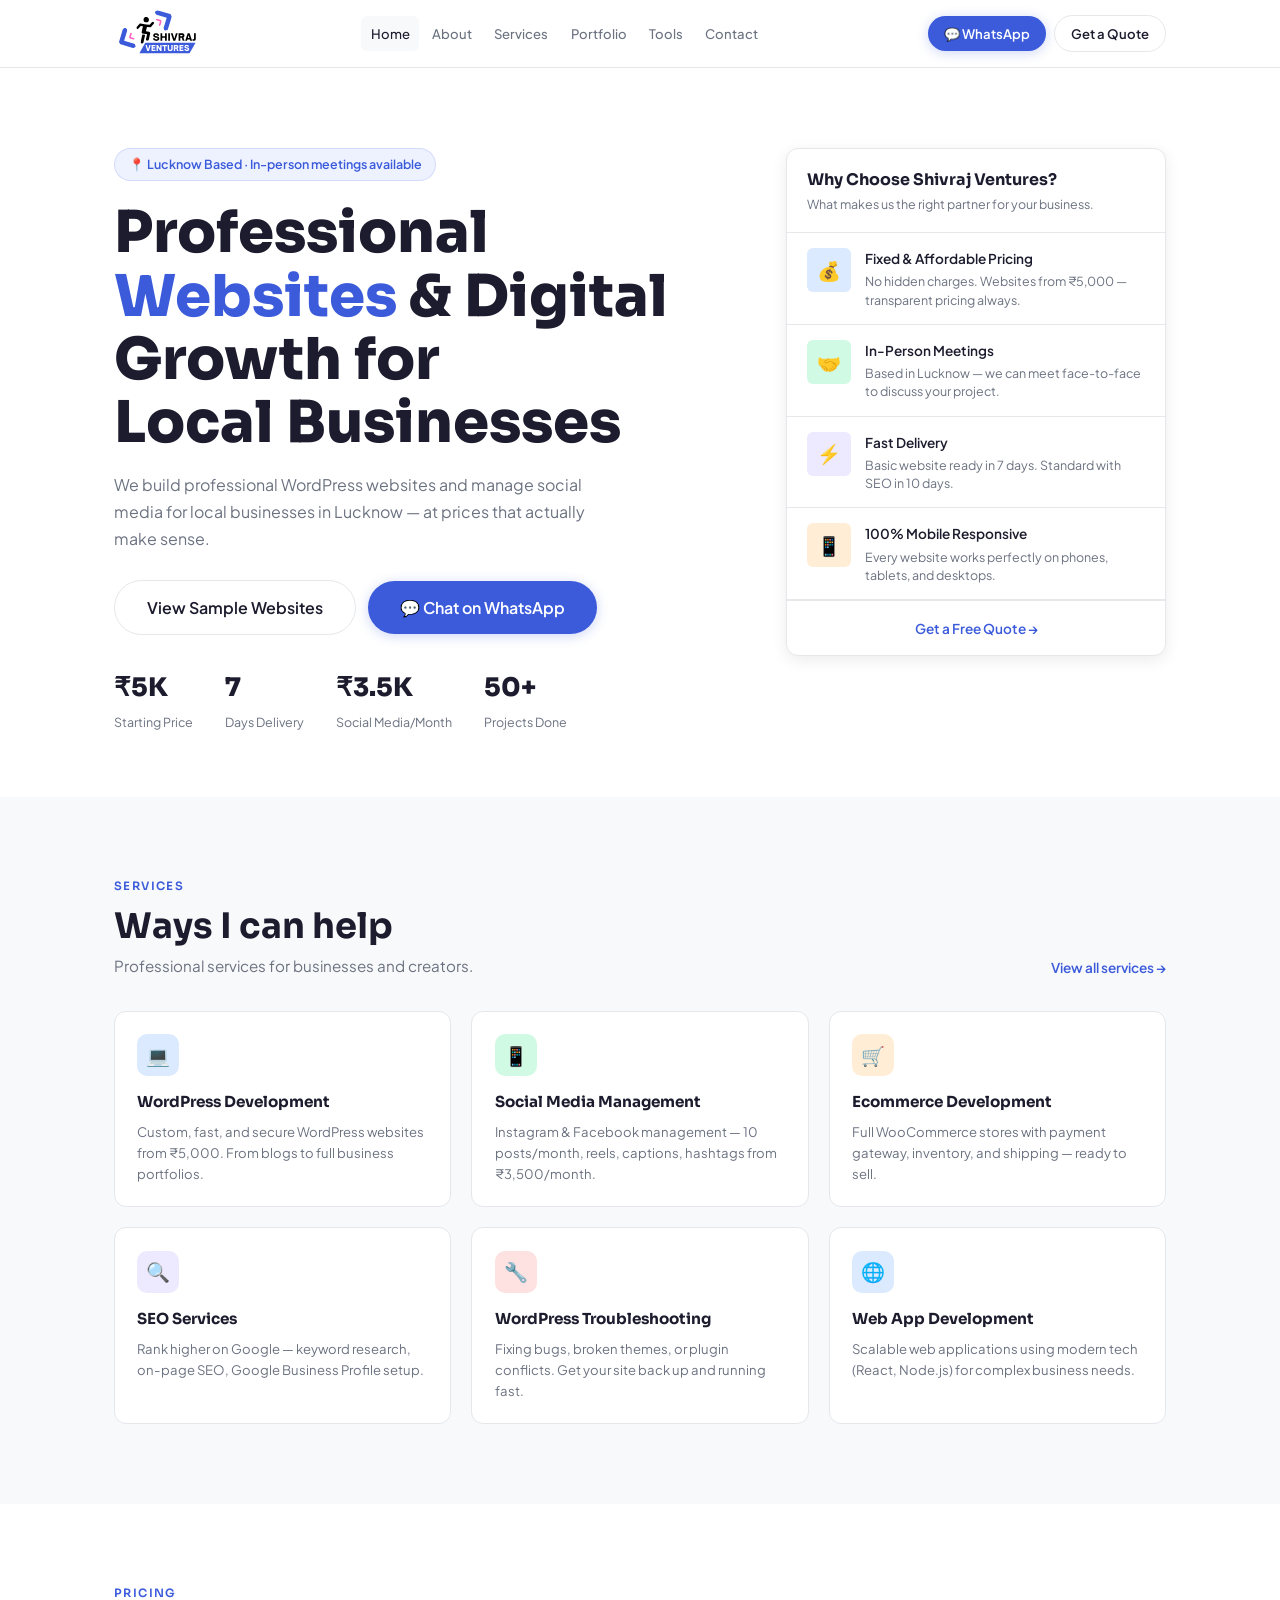
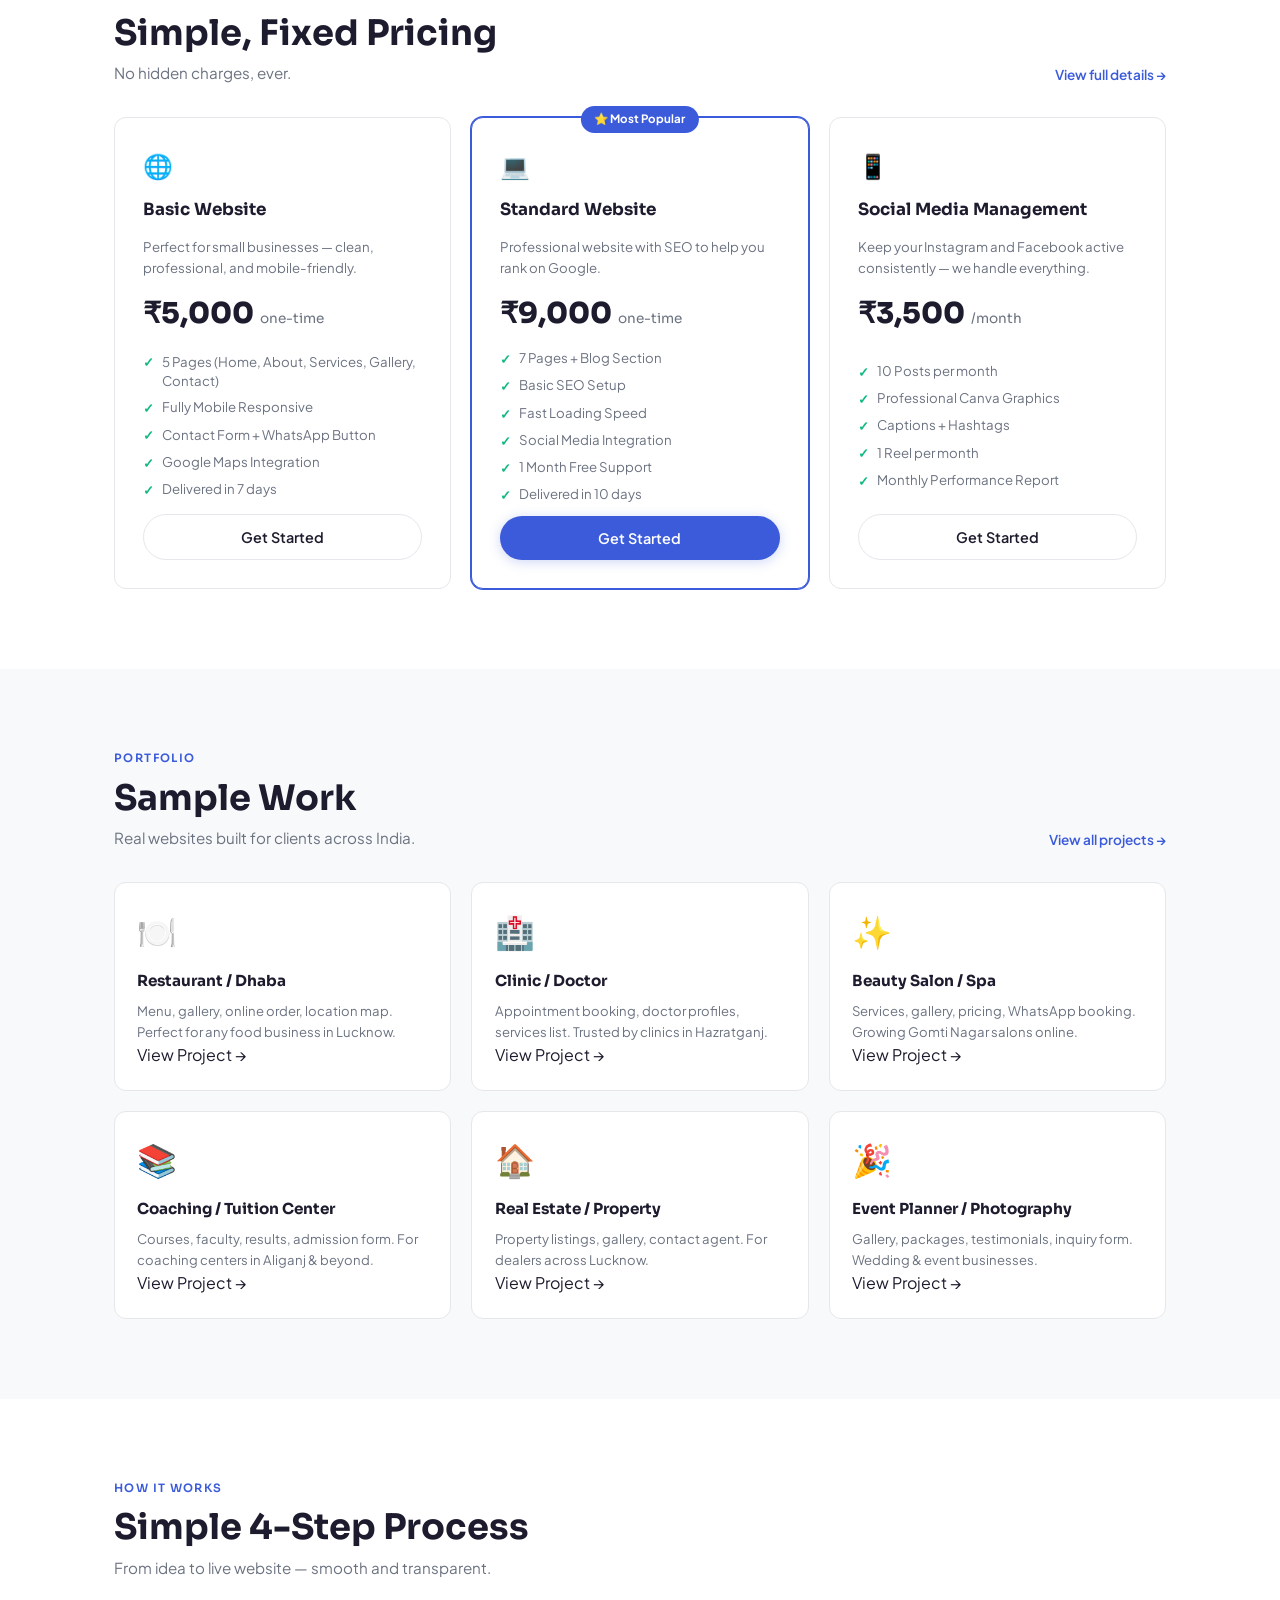
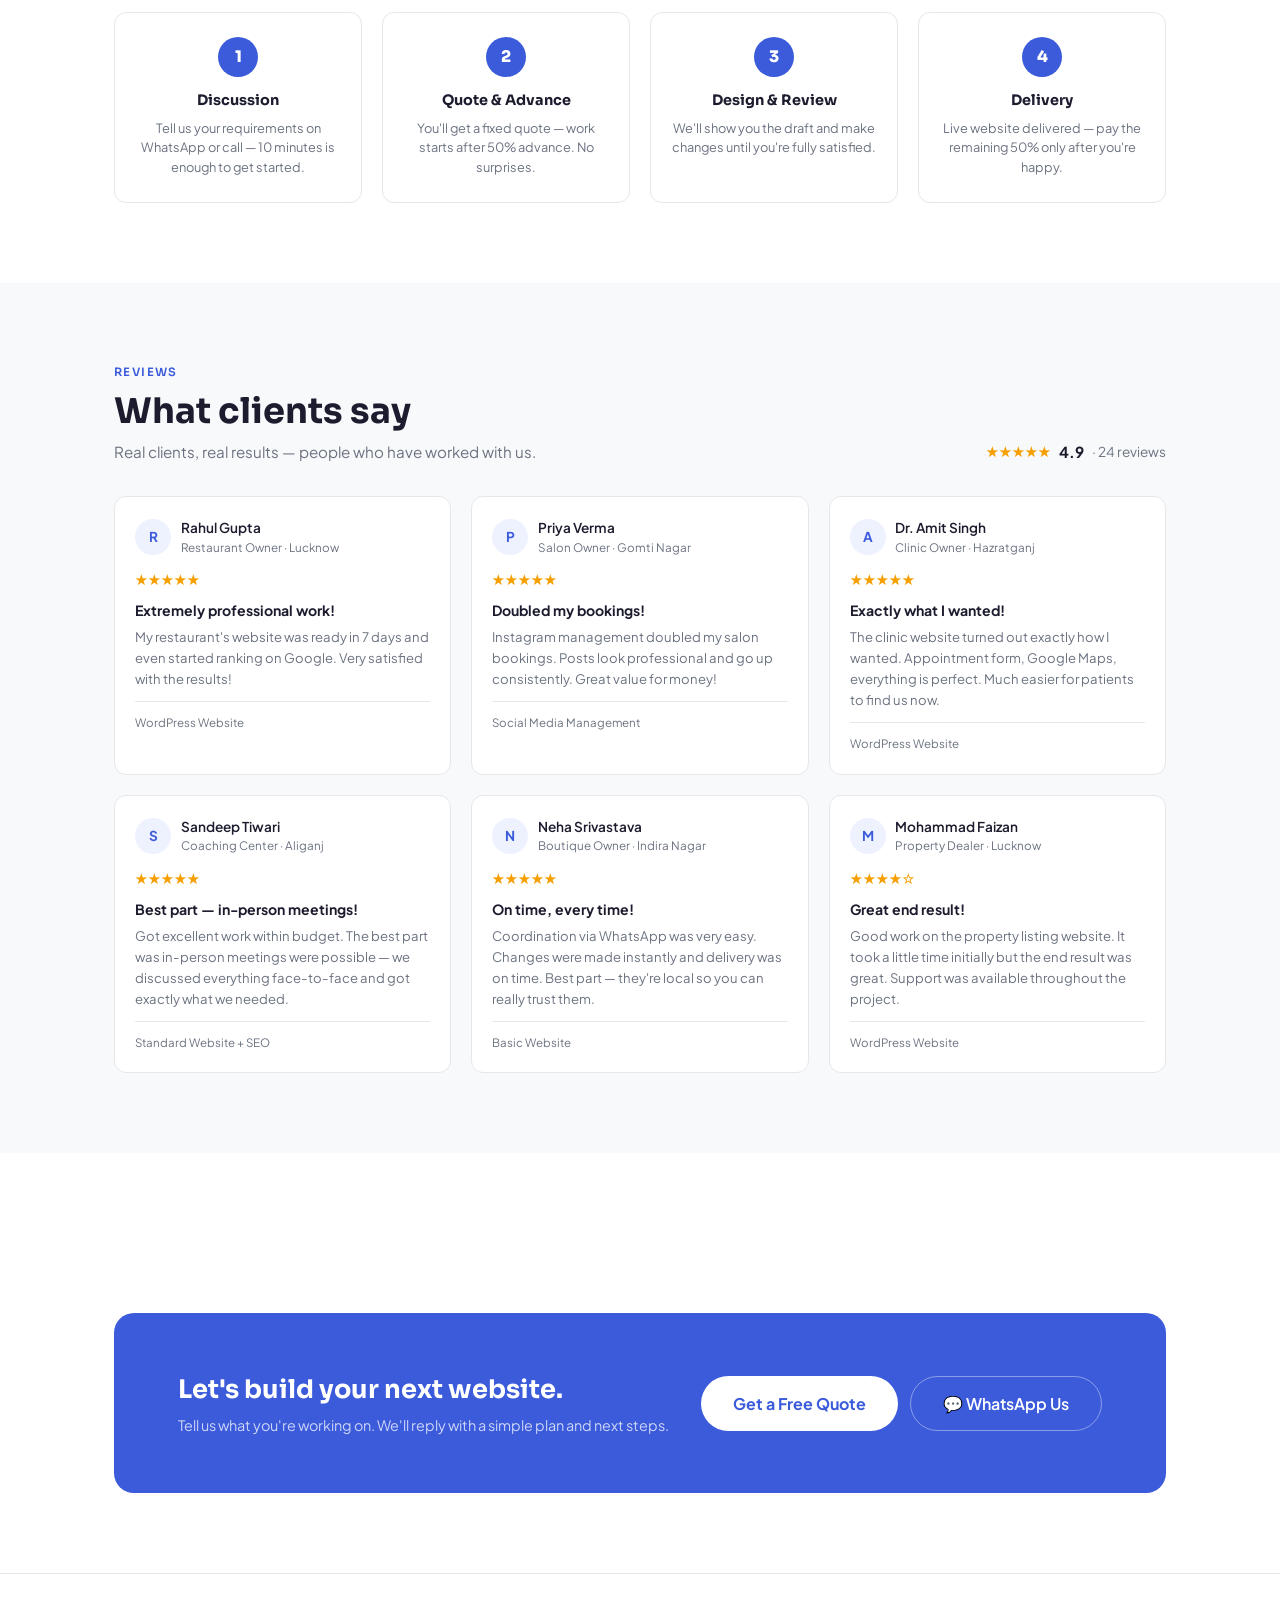
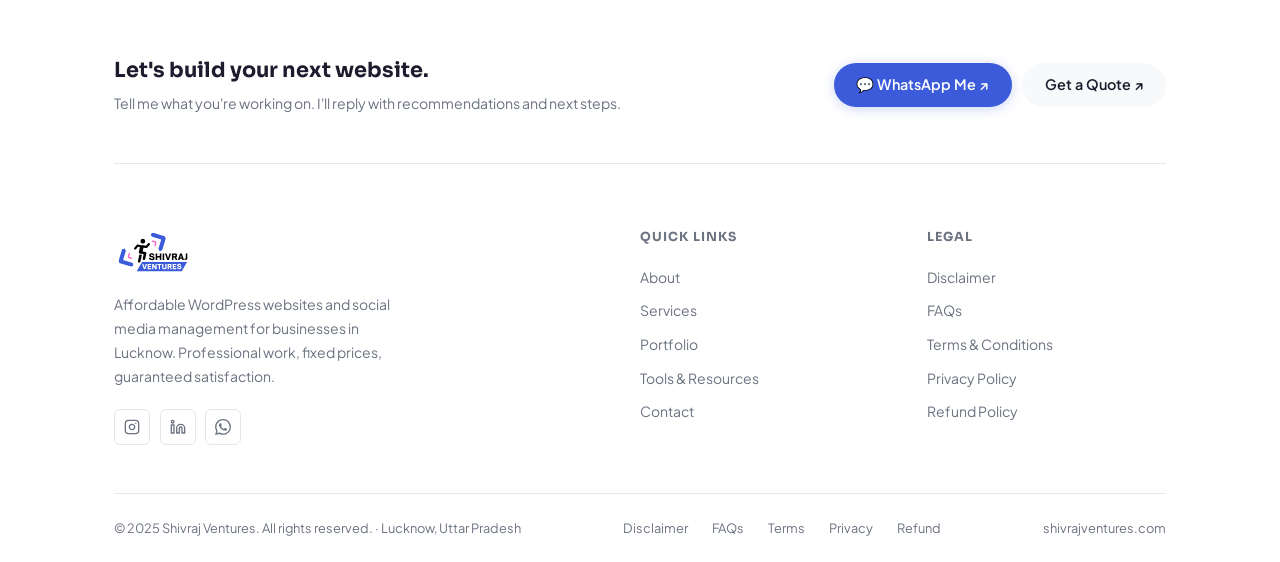
<file: index.html>
<!DOCTYPE html>
<html lang="en">
<head>
  <meta charset="UTF-8">
  <meta name="viewport" content="width=device-width, initial-scale=1.0">
  <meta name="description" content="Shivraj Ventures — Professional WordPress website development and social media management for local businesses in Lucknow. Starting from ₹5,000.">
  <meta name="keywords" content="WordPress developer Lucknow, website design Lucknow, social media management Lucknow, Shivraj Ventures, website developer Lucknow">
  <meta name="author" content="Shivraj Ventures">
  <meta property="og:title" content="Shivraj Ventures - Website Developer & Social Media Manager | Lucknow">
  <meta property="og:description" content="Professional websites and social media management for local businesses in Lucknow. Starting at ₹5,000.">
  <meta property="og:type" content="website">
  <meta property="og:url" content="https://shivrajventures.com">
  <meta property="og:image" content="https://shivrajventures.com/assets/logo.svg">
  <meta name="twitter:card" content="summary_large_image">
  <meta name="twitter:title" content="Shivraj Ventures - Website Developer &amp; Social Media Manager | Lucknow">
  <meta name="twitter:description" content="Professional websites and social media management for local businesses in Lucknow. Starting at ₹5,000.">
  <title>Shivraj Ventures - Website Developer &amp; Social Media Manager | Lucknow</title>
  <link rel="icon" type="image/svg+xml" href="assets/favicon.svg">
  <link rel="stylesheet" href="css/global.css">
  <link rel="stylesheet" href="css/nav-footer.css">
  <link rel="stylesheet" href="css/home.css">
  <link rel="canonical" href="https://shivrajventures.com/">
</head>
<body>

<div id="navbar-placeholder"></div>

<main>

  <!-- ===== HERO ===== -->
  <section class="hero">
    <div class="container">
      <div class="hero__inner">

        <!-- Left -->
        <div>
          <div class="hero__badge">📍 Lucknow Based · In-person meetings available</div>
          <h1 class="hero__title">
            Professional <span class="hl">Websites</span> &amp; Digital<br>
            Growth for<br>
            Local Businesses
          </h1>
          <p class="hero__desc">
            We build professional WordPress websites and manage social media for local businesses in Lucknow — at prices that actually make sense.
          </p>
          <div class="hero__actions">
            <a href="pages/portfolio.html" class="btn btn-outline btn-lg">View Sample Websites</a>
            <a href="https://wa.me/918808913837" target="_blank" rel="noopener" class="btn btn-primary btn-lg">💬 Chat on WhatsApp</a>
          </div>
          <div class="hero__stats">
            <div class="hero__stat"><strong>₹5K</strong><span>Starting Price</span></div>
            <div class="hero__stat"><strong>7</strong><span>Days Delivery</span></div>
            <div class="hero__stat"><strong>₹3.5K</strong><span>Social Media/Month</span></div>
            <div class="hero__stat"><strong>50+</strong><span>Projects Done</span></div>
          </div>
        </div>

        <!-- Right — Why Choose Us card -->
        <div>
          <div class="hero__card">
            <div class="hero__card-header">
              <h3>Why Choose Shivraj Ventures?</h3>
              <p>What makes us the right partner for your business.</p>
            </div>

            <div class="info-item">
              <div class="info-icon blue">💰</div>
              <div class="info-body">
                <h4>Fixed & Affordable Pricing</h4>
                <p>No hidden charges. Websites from ₹5,000 — transparent pricing always.</p>
              </div>
            </div>

            <div class="info-item">
              <div class="info-icon green">🤝</div>
              <div class="info-body">
                <h4>In-Person Meetings</h4>
                <p>Based in Lucknow — we can meet face-to-face to discuss your project.</p>
              </div>
            </div>

            <div class="info-item">
              <div class="info-icon purple">⚡</div>
              <div class="info-body">
                <h4>Fast Delivery</h4>
                <p>Basic website ready in 7 days. Standard with SEO in 10 days.</p>
              </div>
            </div>

            <div class="info-item">
              <div class="info-icon orange">📱</div>
              <div class="info-body">
                <h4>100% Mobile Responsive</h4>
                <p>Every website works perfectly on phones, tablets, and desktops.</p>
              </div>
            </div>

            <div class="hero__card-footer">
              <a href="pages/contact.html" class="view-all">Get a Free Quote →</a>
            </div>
          </div>
        </div>

      </div>
    </div>
  </section>

  <!-- ===== SERVICES ===== -->
  <section class="section" style="background:var(--bg-soft)">
    <div class="container">
      <div class="sec-header">
        <div>
          <span class="label">SERVICES</span>
          <h2 class="title">Ways I can help</h2>
          <p class="subtitle">Professional services for businesses and creators.</p>
        </div>
        <a href="pages/services.html" class="view-all">View all services →</a>
      </div>

      <div class="services-grid">
        <div class="svc-card">
          <div class="svc-icon" style="background:#dbeafe">💻</div>
          <h3>WordPress Development</h3>
          <p>Custom, fast, and secure WordPress websites from ₹5,000. From blogs to full business portfolios.</p>
        </div>
        <div class="svc-card">
          <div class="svc-icon" style="background:#d1fae5">📱</div>
          <h3>Social Media Management</h3>
          <p>Instagram & Facebook management — 10 posts/month, reels, captions, hashtags from ₹3,500/month.</p>
        </div>
        <div class="svc-card">
          <div class="svc-icon" style="background:#ffedd5">🛒</div>
          <h3>Ecommerce Development</h3>
          <p>Full WooCommerce stores with payment gateway, inventory, and shipping — ready to sell.</p>
        </div>
        <div class="svc-card">
          <div class="svc-icon" style="background:#ede9fe">🔍</div>
          <h3>SEO Services</h3>
          <p>Rank higher on Google — keyword research, on-page SEO, Google Business Profile setup.</p>
        </div>
        <div class="svc-card">
          <div class="svc-icon" style="background:#fee2e2">🔧</div>
          <h3>WordPress Troubleshooting</h3>
          <p>Fixing bugs, broken themes, or plugin conflicts. Get your site back up and running fast.</p>
        </div>
        <div class="svc-card">
          <div class="svc-icon" style="background:#dbeafe">🌐</div>
          <h3>Web App Development</h3>
          <p>Scalable web applications using modern tech (React, Node.js) for complex business needs.</p>
        </div>
      </div>
    </div>
  </section>

  <!-- ===== PRICING ===== -->
  <section class="section">
    <div class="container">
      <div class="sec-header">
        <div>
          <span class="label">PRICING</span>
          <h2 class="title">Simple, Fixed Pricing</h2>
          <p class="subtitle">No hidden charges, ever.</p>
        </div>
        <a href="pages/services.html" class="view-all">View full details →</a>
      </div>

      <div class="pricing-grid">

        <div class="price-card">
          <div class="price-icon">🌐</div>
          <h3>Basic Website</h3>
          <p>Perfect for small businesses — clean, professional, and mobile-friendly.</p>
          <div class="price-amount">₹5,000 <span>one-time</span></div>
          <ul class="price-list">
            <li>5 Pages (Home, About, Services, Gallery, Contact)</li>
            <li>Fully Mobile Responsive</li>
            <li>Contact Form + WhatsApp Button</li>
            <li>Google Maps Integration</li>
            <li>Delivered in 7 days</li>
          </ul>
          <a href="pages/contact.html" class="btn btn-outline" style="justify-content:center">Get Started</a>
        </div>

        <div class="price-card featured">
          <div class="price-badge">⭐ Most Popular</div>
          <div class="price-icon">💻</div>
          <h3>Standard Website</h3>
          <p>Professional website with SEO to help you rank on Google.</p>
          <div class="price-amount">₹9,000 <span>one-time</span></div>
          <ul class="price-list">
            <li>7 Pages + Blog Section</li>
            <li>Basic SEO Setup</li>
            <li>Fast Loading Speed</li>
            <li>Social Media Integration</li>
            <li>1 Month Free Support</li>
            <li>Delivered in 10 days</li>
          </ul>
          <a href="pages/contact.html" class="btn btn-primary" style="justify-content:center">Get Started</a>
        </div>

        <div class="price-card">
          <div class="price-icon">📱</div>
          <h3>Social Media Management</h3>
          <p>Keep your Instagram and Facebook active consistently — we handle everything.</p>
          <div class="price-amount">₹3,500 <span>/month</span></div>
          <ul class="price-list">
            <li>10 Posts per month</li>
            <li>Professional Canva Graphics</li>
            <li>Captions + Hashtags</li>
            <li>1 Reel per month</li>
            <li>Monthly Performance Report</li>
          </ul>
          <a href="pages/contact.html" class="btn btn-outline" style="justify-content:center">Get Started</a>
        </div>

      </div>
    </div>
  </section>

  <!-- ===== PORTFOLIO PREVIEW ===== -->
  <section class="section" style="background:var(--bg-soft)">
    <div class="container">
      <div class="sec-header">
        <div>
          <span class="label">PORTFOLIO</span>
          <h2 class="title">Sample Work</h2>
          <p class="subtitle">Real websites built for clients across India.</p>
        </div>
        <a href="pages/portfolio.html" class="view-all">View all projects →</a>
      </div>

      <div class="services-grid">
        <div class="svc-card">
          <div style="font-size:2rem;margin-bottom:.75rem">🍽️</div>
          <h3>Restaurant / Dhaba</h3>
          <p>Menu, gallery, online order, location map. Perfect for any food business in Lucknow.</p>
          <a href="pages/portfolio.html" class="btn-link" style="margin-top:.75rem">View Project →</a>
        </div>
        <div class="svc-card">
          <div style="font-size:2rem;margin-bottom:.75rem">🏥</div>
          <h3>Clinic / Doctor</h3>
          <p>Appointment booking, doctor profiles, services list. Trusted by clinics in Hazratganj.</p>
          <a href="pages/portfolio.html" class="btn-link" style="margin-top:.75rem">View Project →</a>
        </div>
        <div class="svc-card">
          <div style="font-size:2rem;margin-bottom:.75rem">✨</div>
          <h3>Beauty Salon / Spa</h3>
          <p>Services, gallery, pricing, WhatsApp booking. Growing Gomti Nagar salons online.</p>
          <a href="pages/portfolio.html" class="btn-link" style="margin-top:.75rem">View Project →</a>
        </div>
        <div class="svc-card">
          <div style="font-size:2rem;margin-bottom:.75rem">📚</div>
          <h3>Coaching / Tuition Center</h3>
          <p>Courses, faculty, results, admission form. For coaching centers in Aliganj & beyond.</p>
          <a href="pages/portfolio.html" class="btn-link" style="margin-top:.75rem">View Project →</a>
        </div>
        <div class="svc-card">
          <div style="font-size:2rem;margin-bottom:.75rem">🏠</div>
          <h3>Real Estate / Property</h3>
          <p>Property listings, gallery, contact agent. For dealers across Lucknow.</p>
          <a href="pages/portfolio.html" class="btn-link" style="margin-top:.75rem">View Project →</a>
        </div>
        <div class="svc-card">
          <div style="font-size:2rem;margin-bottom:.75rem">🎉</div>
          <h3>Event Planner / Photography</h3>
          <p>Gallery, packages, testimonials, inquiry form. Wedding & event businesses.</p>
          <a href="pages/portfolio.html" class="btn-link" style="margin-top:.75rem">View Project →</a>
        </div>
      </div>
    </div>
  </section>

  <!-- ===== PROCESS ===== -->
  <section class="section">
    <div class="container">
      <div class="sec-header">
        <div>
          <span class="label">HOW IT WORKS</span>
          <h2 class="title">Simple 4-Step Process</h2>
          <p class="subtitle">From idea to live website — smooth and transparent.</p>
        </div>
      </div>
      <div class="process-grid">
        <div class="process-card">
          <div class="process-num">1</div>
          <h3>Discussion</h3>
          <p>Tell us your requirements on WhatsApp or call — 10 minutes is enough to get started.</p>
        </div>
        <div class="process-card">
          <div class="process-num">2</div>
          <h3>Quote & Advance</h3>
          <p>You'll get a fixed quote — work starts after 50% advance. No surprises.</p>
        </div>
        <div class="process-card">
          <div class="process-num">3</div>
          <h3>Design & Review</h3>
          <p>We'll show you the draft and make changes until you're fully satisfied.</p>
        </div>
        <div class="process-card">
          <div class="process-num">4</div>
          <h3>Delivery</h3>
          <p>Live website delivered — pay the remaining 50% only after you're happy.</p>
        </div>
      </div>
    </div>
  </section>

  <!-- ===== REVIEWS ===== -->
  <section class="section" style="background:var(--bg-soft)">
    <div class="container">
      <div class="sec-header">
        <div>
          <span class="label">REVIEWS</span>
          <h2 class="title">What clients say</h2>
          <p class="subtitle">Real clients, real results — people who have worked with us.</p>
        </div>
        <div style="display:flex;align-items:center;gap:.5rem">
          <div class="stars">★★★★★</div>
          <span style="font-weight:700;font-size:.95rem">4.9</span>
          <span style="color:var(--muted);font-size:.85rem">· 24 reviews</span>
        </div>
      </div>

      <div class="reviews-grid">
        <div class="review-card">
          <div class="reviewer">
            <div class="reviewer__av">R</div>
            <div><div class="reviewer__name">Rahul Gupta</div><div class="reviewer__role">Restaurant Owner · Lucknow</div></div>
          </div>
          <div class="stars">★★★★★</div>
          <div class="review-title">Extremely professional work!</div>
          <p class="review-text">My restaurant's website was ready in 7 days and even started ranking on Google. Very satisfied with the results!</p>
          <div class="review-tag">WordPress Website</div>
        </div>

        <div class="review-card">
          <div class="reviewer">
            <div class="reviewer__av">P</div>
            <div><div class="reviewer__name">Priya Verma</div><div class="reviewer__role">Salon Owner · Gomti Nagar</div></div>
          </div>
          <div class="stars">★★★★★</div>
          <div class="review-title">Doubled my bookings!</div>
          <p class="review-text">Instagram management doubled my salon bookings. Posts look professional and go up consistently. Great value for money!</p>
          <div class="review-tag">Social Media Management</div>
        </div>

        <div class="review-card">
          <div class="reviewer">
            <div class="reviewer__av">A</div>
            <div><div class="reviewer__name">Dr. Amit Singh</div><div class="reviewer__role">Clinic Owner · Hazratganj</div></div>
          </div>
          <div class="stars">★★★★★</div>
          <div class="review-title">Exactly what I wanted!</div>
          <p class="review-text">The clinic website turned out exactly how I wanted. Appointment form, Google Maps, everything is perfect. Much easier for patients to find us now.</p>
          <div class="review-tag">WordPress Website</div>
        </div>

        <div class="review-card">
          <div class="reviewer">
            <div class="reviewer__av">S</div>
            <div><div class="reviewer__name">Sandeep Tiwari</div><div class="reviewer__role">Coaching Center · Aliganj</div></div>
          </div>
          <div class="stars">★★★★★</div>
          <div class="review-title">Best part — in-person meetings!</div>
          <p class="review-text">Got excellent work within budget. The best part was in-person meetings were possible — we discussed everything face-to-face and got exactly what we needed.</p>
          <div class="review-tag">Standard Website + SEO</div>
        </div>

        <div class="review-card">
          <div class="reviewer">
            <div class="reviewer__av">N</div>
            <div><div class="reviewer__name">Neha Srivastava</div><div class="reviewer__role">Boutique Owner · Indira Nagar</div></div>
          </div>
          <div class="stars">★★★★★</div>
          <div class="review-title">On time, every time!</div>
          <p class="review-text">Coordination via WhatsApp was very easy. Changes were made instantly and delivery was on time. Best part — they're local so you can really trust them.</p>
          <div class="review-tag">Basic Website</div>
        </div>

        <div class="review-card">
          <div class="reviewer">
            <div class="reviewer__av">M</div>
            <div><div class="reviewer__name">Mohammad Faizan</div><div class="reviewer__role">Property Dealer · Lucknow</div></div>
          </div>
          <div class="stars">★★★★☆</div>
          <div class="review-title">Great end result!</div>
          <p class="review-text">Good work on the property listing website. It took a little time initially but the end result was great. Support was available throughout the project.</p>
          <div class="review-tag">WordPress Website</div>
        </div>
      </div>
    </div>
  </section>

  <!-- ===== CTA ===== -->
  <section class="section">
    <div class="container">
      <div class="cta-banner">
        <div>
          <h2>Let's build your next website.</h2>
          <p>Tell us what you're working on. We'll reply with a simple plan and next steps.</p>
        </div>
        <div class="cta-banner__btns">
          <a href="pages/contact.html" class="btn btn-white btn-lg">Get a Free Quote</a>
          <a href="https://wa.me/918808913837" target="_blank" rel="noopener" class="btn btn-wborder btn-lg">💬 WhatsApp Us</a>
        </div>
      </div>
    </div>
  </section>

</main>

<div id="footer-placeholder"></div>
<script src="js/components.js"></script>
<script>renderNavbar('home'); renderFooter();</script>
</body>
</html>
</file>
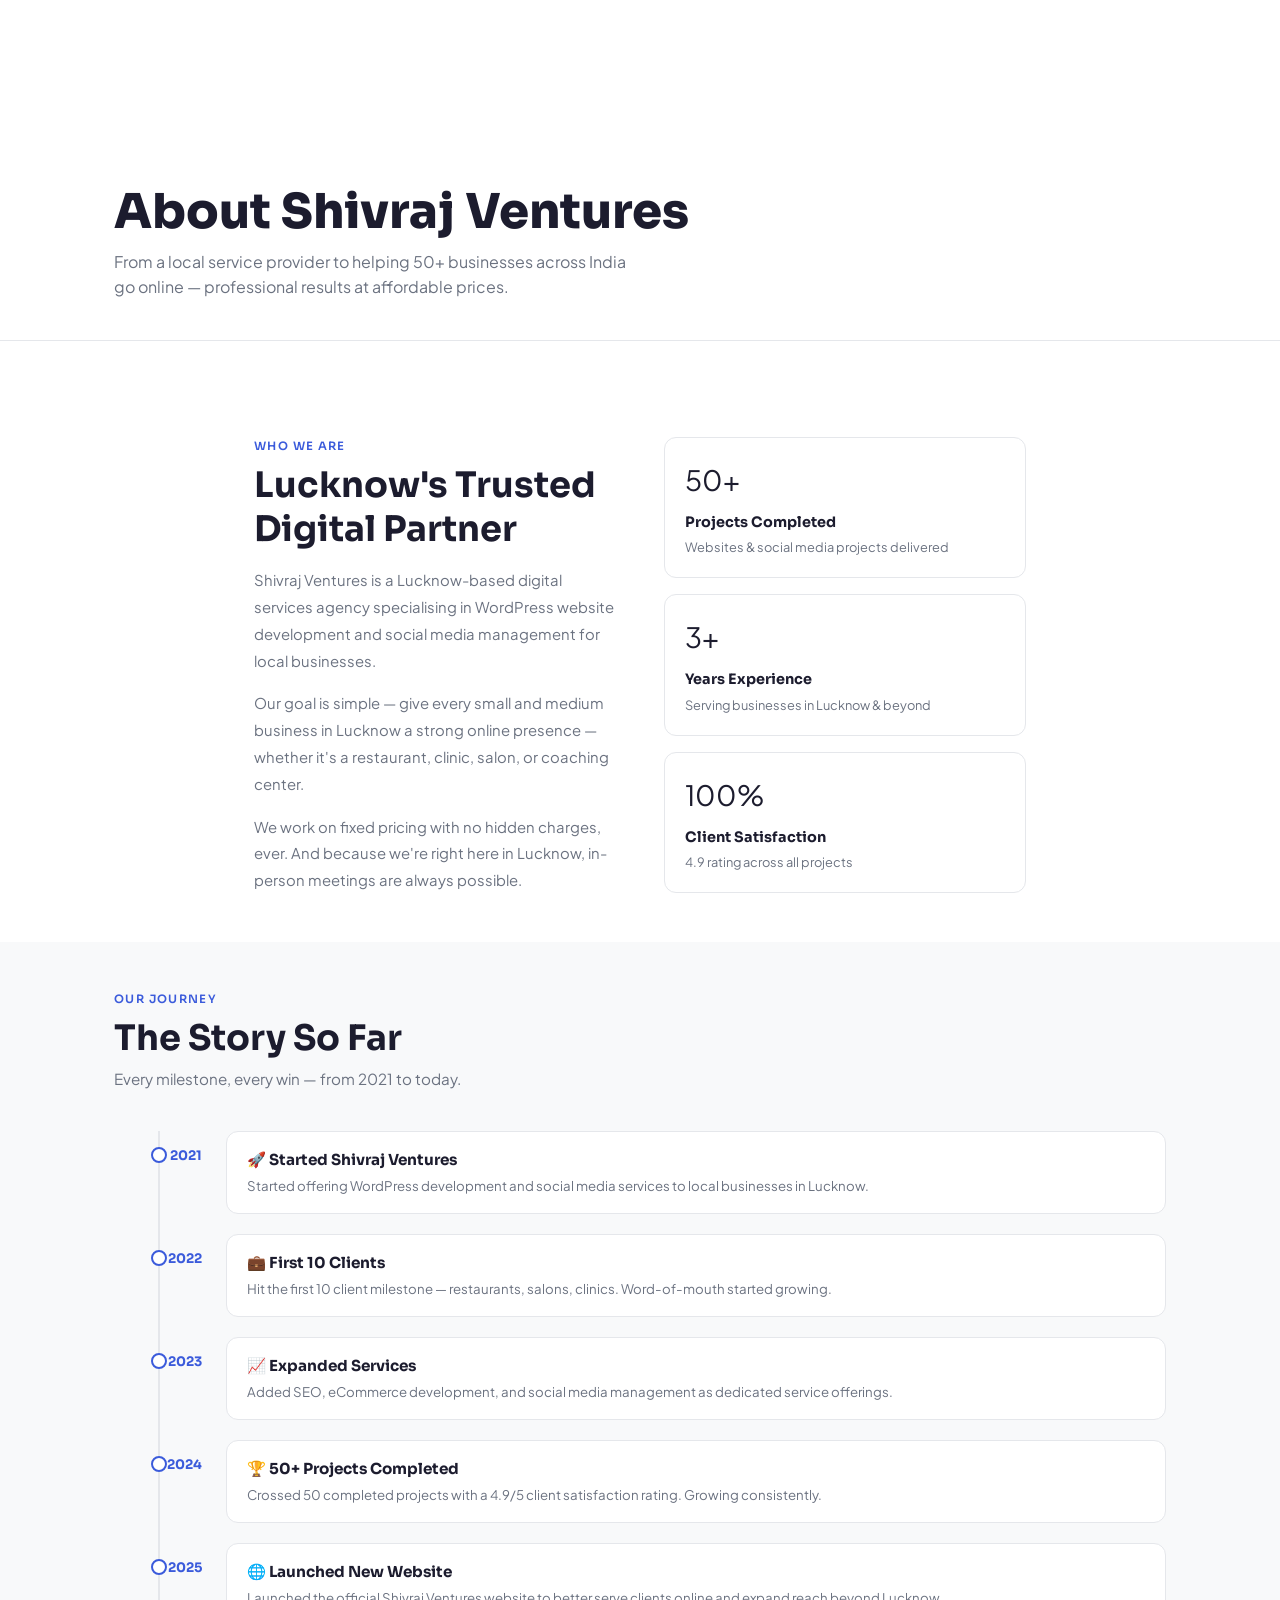
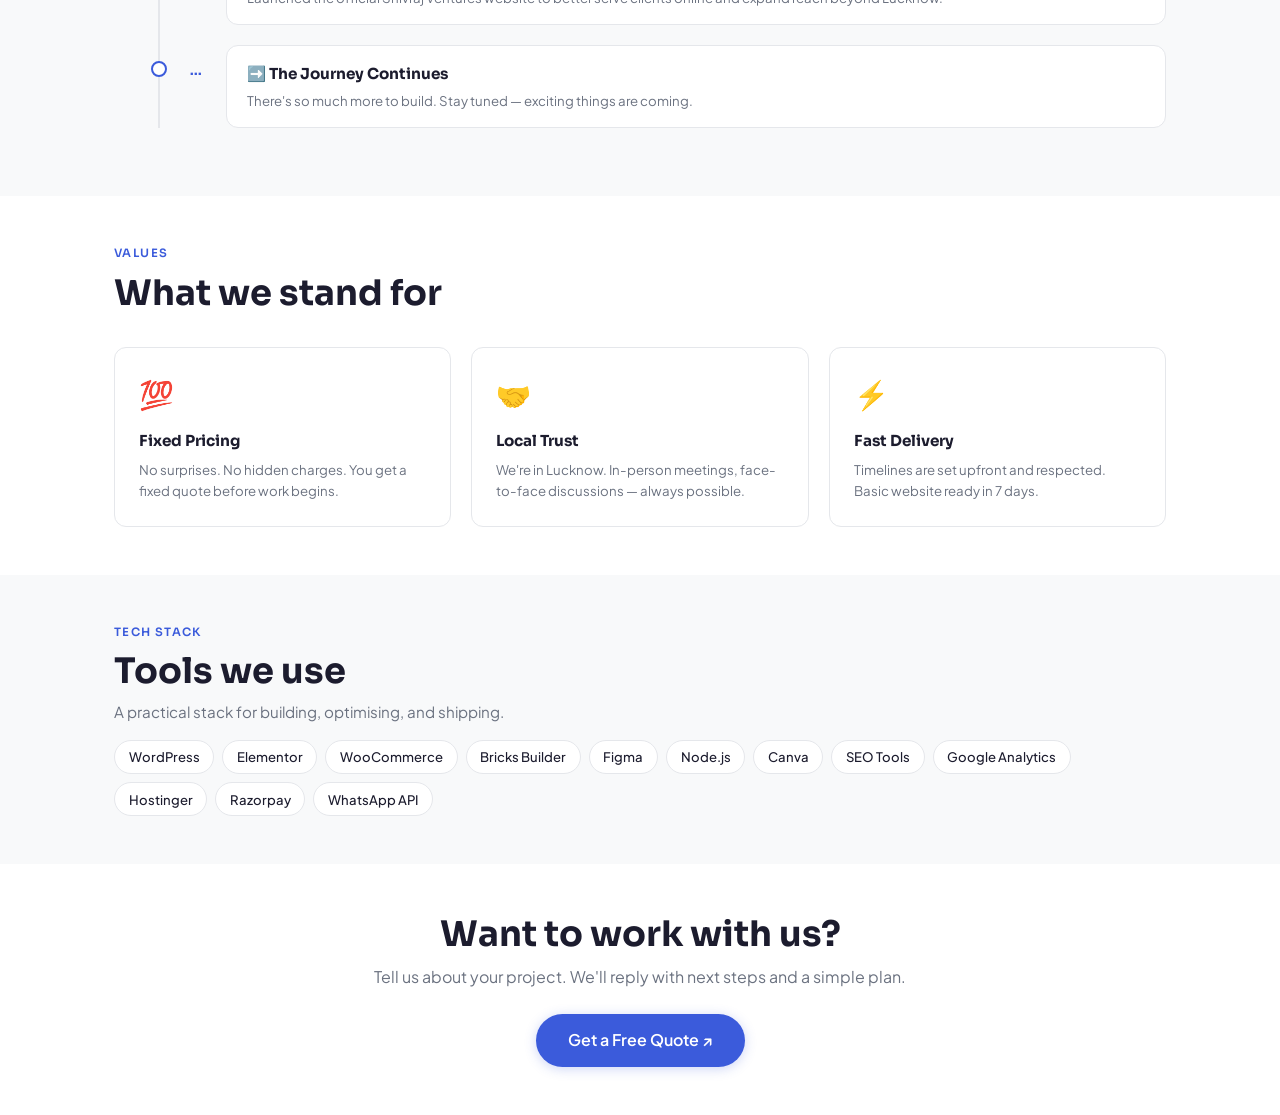
<file: pages/about.html>
<!DOCTYPE html>
<html lang="en">
<head>
  <meta charset="UTF-8">
  <meta name="viewport" content="width=device-width, initial-scale=1.0">
  <meta name="description" content="About Shivraj Ventures — Lucknow-based WordPress developer and social media manager. Our journey, values, and the tools we use.">
  <meta name="keywords" content="Shivraj Ventures about, WordPress developer Lucknow, digital agency Lucknow">
  <meta name="author" content="Shivraj Ventures">
  <title>About — Shivraj Ventures | Website Developer & Social Media Manager | Lucknow</title>
  <link rel="icon" type="image/svg+xml" href="../assets/favicon.svg">
  <link rel="stylesheet" href="../css/global.css">
  <link rel="stylesheet" href="../css/nav-footer.css">
  <link rel="stylesheet" href="../css/pages.css">
  <link rel="canonical" href="https://shivrajventures.com/about">
</head>
<body>
<div id="navbar-placeholder"></div>
<main style="padding-top:var(--nav-h)">

  <div class="page-header">
    <div class="container">
      <h1>About Shivraj Ventures</h1>
      <p>From a local service provider to helping 50+ businesses across India go online — professional results at affordable prices.</p>
    </div>
  </div>

  <!-- About text -->
  <section class="section-sm">
    <div class="container" style="max-width:820px">
      <div style="display:grid;grid-template-columns:1fr 1fr;gap:3rem;align-items:start">
        <div>
          <span class="label">WHO WE ARE</span>
          <h2 class="title" style="margin-bottom:1rem">Lucknow's Trusted Digital Partner</h2>
          <p style="color:var(--muted);font-size:.93rem;line-height:1.8;margin-bottom:1rem">
            Shivraj Ventures is a Lucknow-based digital services agency specialising in WordPress website development and social media management for local businesses.
          </p>
          <p style="color:var(--muted);font-size:.93rem;line-height:1.8;margin-bottom:1rem">
            Our goal is simple — give every small and medium business in Lucknow a strong online presence — whether it's a restaurant, clinic, salon, or coaching center.
          </p>
          <p style="color:var(--muted);font-size:.93rem;line-height:1.8">
            We work on fixed pricing with no hidden charges, ever. And because we're right here in Lucknow, in-person meetings are always possible.
          </p>
        </div>
        <div style="display:flex;flex-direction:column;gap:1rem">
          <div class="card" style="padding:1.25rem">
            <div style="font-size:1.75rem;margin-bottom:.5rem">50+</div>
            <div style="font-family:var(--font-head);font-weight:700;font-size:.9rem">Projects Completed</div>
            <div style="font-size:.8rem;color:var(--muted);margin-top:.2rem">Websites & social media projects delivered</div>
          </div>
          <div class="card" style="padding:1.25rem">
            <div style="font-size:1.75rem;margin-bottom:.5rem">3+</div>
            <div style="font-family:var(--font-head);font-weight:700;font-size:.9rem">Years Experience</div>
            <div style="font-size:.8rem;color:var(--muted);margin-top:.2rem">Serving businesses in Lucknow & beyond</div>
          </div>
          <div class="card" style="padding:1.25rem">
            <div style="font-size:1.75rem;margin-bottom:.5rem">100%</div>
            <div style="font-family:var(--font-head);font-weight:700;font-size:.9rem">Client Satisfaction</div>
            <div style="font-size:.8rem;color:var(--muted);margin-top:.2rem">4.9 rating across all projects</div>
          </div>
        </div>
      </div>
    </div>
  </section>

  <!-- Journey -->
  <section class="section-sm" style="background:var(--bg-soft)">
    <div class="container">
      <span class="label">OUR JOURNEY</span>
      <h2 class="title">The Story So Far</h2>
      <p class="subtitle">Every milestone, every win — from 2021 to today.</p>

      <div class="timeline">
        <div class="timeline__item">
          <div class="timeline__year">2021</div>
          <div class="timeline__dot"></div>
          <div class="timeline__content">
            <h4>🚀 Started Shivraj Ventures</h4>
            <p>Started offering WordPress development and social media services to local businesses in Lucknow.</p>
          </div>
        </div>
        <div class="timeline__item">
          <div class="timeline__year">2022</div>
          <div class="timeline__dot"></div>
          <div class="timeline__content">
            <h4>💼 First 10 Clients</h4>
            <p>Hit the first 10 client milestone — restaurants, salons, clinics. Word-of-mouth started growing.</p>
          </div>
        </div>
        <div class="timeline__item">
          <div class="timeline__year">2023</div>
          <div class="timeline__dot"></div>
          <div class="timeline__content">
            <h4>📈 Expanded Services</h4>
            <p>Added SEO, eCommerce development, and social media management as dedicated service offerings.</p>
          </div>
        </div>
        <div class="timeline__item">
          <div class="timeline__year">2024</div>
          <div class="timeline__dot"></div>
          <div class="timeline__content">
            <h4>🏆 50+ Projects Completed</h4>
            <p>Crossed 50 completed projects with a 4.9/5 client satisfaction rating. Growing consistently.</p>
          </div>
        </div>
        <div class="timeline__item">
          <div class="timeline__year">2025</div>
          <div class="timeline__dot"></div>
          <div class="timeline__content">
            <h4>🌐 Launched New Website</h4>
            <p>Launched the official Shivraj Ventures website to better serve clients online and expand reach beyond Lucknow.</p>
          </div>
        </div>
        <div class="timeline__item">
          <div class="timeline__year">...</div>
          <div class="timeline__dot"></div>
          <div class="timeline__content">
            <h4>➡️ The Journey Continues</h4>
            <p>There's so much more to build. Stay tuned — exciting things are coming.</p>
          </div>
        </div>
      </div>
    </div>
  </section>

  <!-- Values -->
  <section class="section-sm">
    <div class="container">
      <span class="label">VALUES</span>
      <h2 class="title">What we stand for</h2>
      <div style="display:grid;grid-template-columns:repeat(3,1fr);gap:1.25rem;margin-top:2rem">
        <div class="card">
          <div style="font-size:1.75rem;margin-bottom:.75rem">💯</div>
          <h3 style="font-family:var(--font-head);font-weight:700;font-size:.95rem;margin-bottom:.4rem">Fixed Pricing</h3>
          <p style="font-size:.83rem;color:var(--muted);line-height:1.6">No surprises. No hidden charges. You get a fixed quote before work begins.</p>
        </div>
        <div class="card">
          <div style="font-size:1.75rem;margin-bottom:.75rem">🤝</div>
          <h3 style="font-family:var(--font-head);font-weight:700;font-size:.95rem;margin-bottom:.4rem">Local Trust</h3>
          <p style="font-size:.83rem;color:var(--muted);line-height:1.6">We're in Lucknow. In-person meetings, face-to-face discussions — always possible.</p>
        </div>
        <div class="card">
          <div style="font-size:1.75rem;margin-bottom:.75rem">⚡</div>
          <h3 style="font-family:var(--font-head);font-weight:700;font-size:.95rem;margin-bottom:.4rem">Fast Delivery</h3>
          <p style="font-size:.83rem;color:var(--muted);line-height:1.6">Timelines are set upfront and respected. Basic website ready in 7 days.</p>
        </div>
      </div>
    </div>
  </section>

  <!-- Tools -->
  <section class="section-sm" style="background:var(--bg-soft)">
    <div class="container">
      <span class="label">TECH STACK</span>
      <h2 class="title">Tools we use</h2>
      <p class="subtitle">A practical stack for building, optimising, and shipping.</p>
      <div class="tech-stack">
        <span class="tech-tag">WordPress</span>
        <span class="tech-tag">Elementor</span>
        <span class="tech-tag">WooCommerce</span>
        <span class="tech-tag">Bricks Builder</span>
        <span class="tech-tag">Figma</span>
        <span class="tech-tag">Node.js</span>
        <span class="tech-tag">Canva</span>
        <span class="tech-tag">SEO Tools</span>
        <span class="tech-tag">Google Analytics</span>
        <span class="tech-tag">Hostinger</span>
        <span class="tech-tag">Razorpay</span>
        <span class="tech-tag">WhatsApp API</span>
      </div>
    </div>
  </section>

  <!-- CTA -->
  <section class="section-sm">
    <div class="container" style="max-width:640px;text-align:center">
      <h2 class="title" style="margin-bottom:.5rem">Want to work with us?</h2>
      <p style="color:var(--muted);margin-bottom:1.5rem">Tell us about your project. We'll reply with next steps and a simple plan.</p>
      <a href="contact.html" class="btn btn-primary btn-lg">Get a Free Quote ↗</a>
    </div>
  </section>

</main>
<div id="footer-placeholder"></div>
<script src="../js/components.js"></script>
<script>renderNavbar('about'); renderFooter();</script>
</body>
</html>
</file>
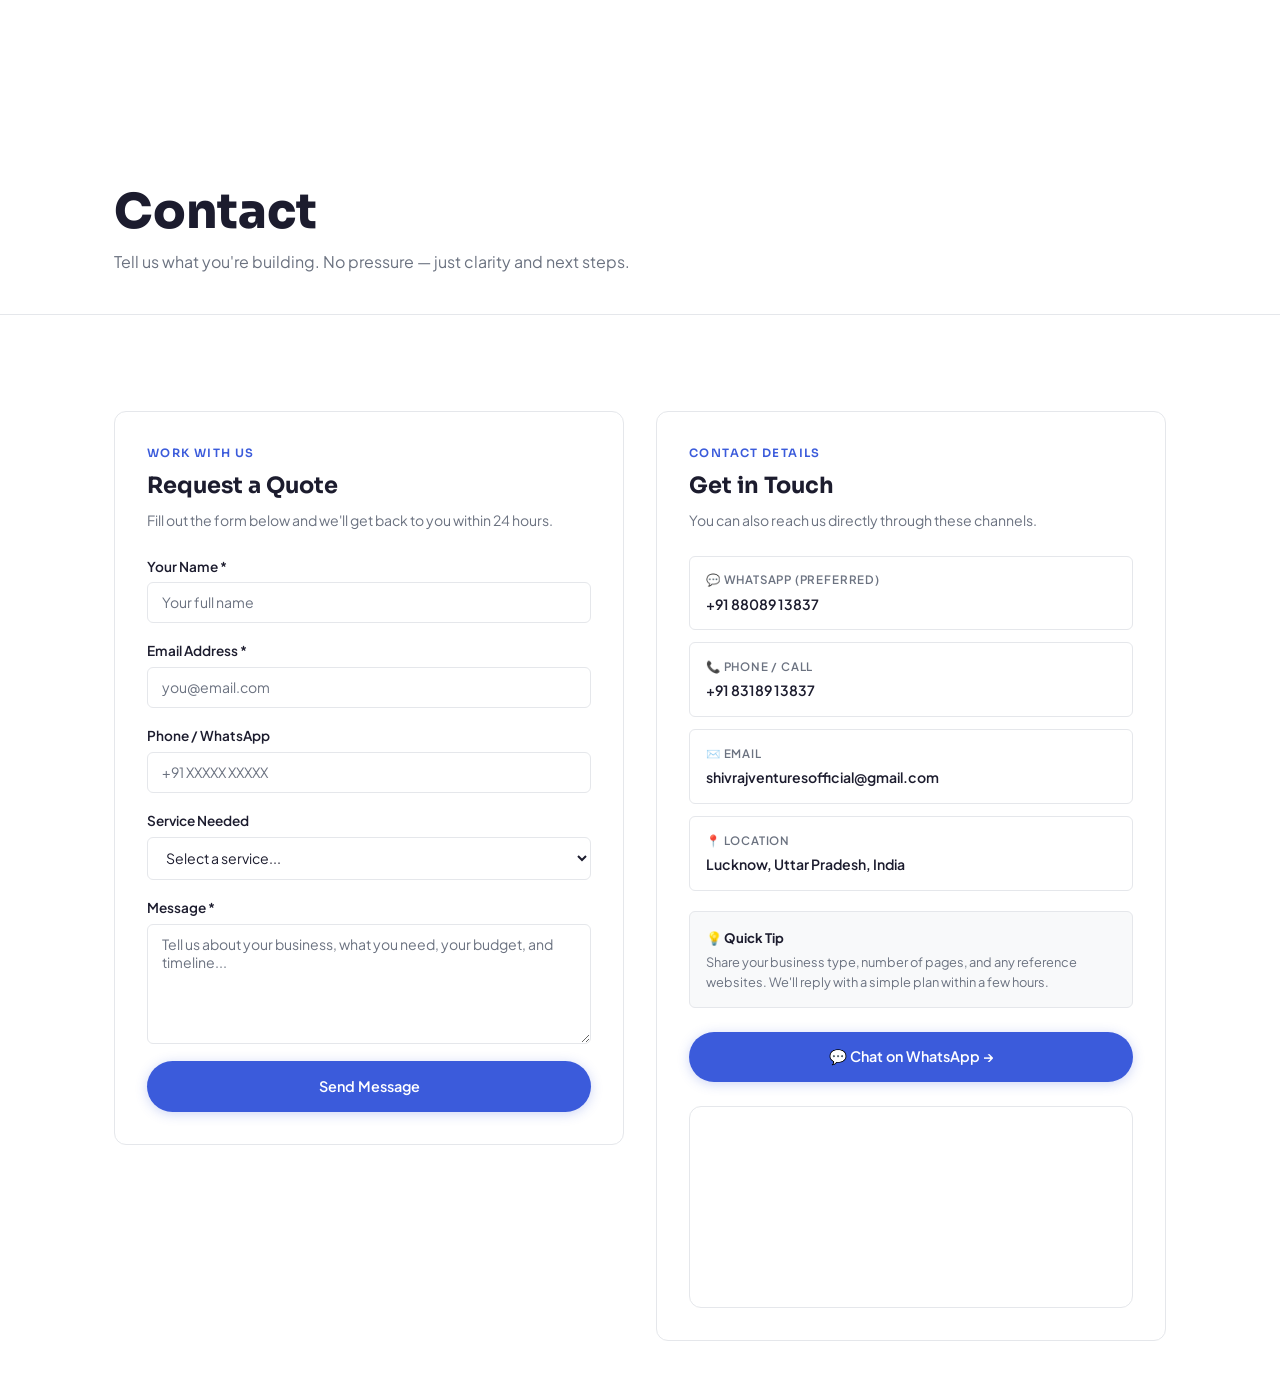
<file: pages/contact.html>
<!DOCTYPE html>
<html lang="en">
<head>
  <meta charset="UTF-8">
  <meta name="viewport" content="width=device-width, initial-scale=1.0">
  <meta name="description" content="Contact Shivraj Ventures — WordPress developer and social media manager in Lucknow. Request a free quote for your website or digital marketing project.">
  <meta name="keywords" content="contact Shivraj Ventures, get website quote Lucknow, hire WordPress developer Lucknow, website developer contact">
  <meta name="author" content="Shivraj Ventures">
  <title>Contact — Get a Free Quote | Shivraj Ventures | Lucknow</title>
  <link rel="icon" type="image/svg+xml" href="../assets/favicon.svg">
  <link rel="stylesheet" href="../css/global.css">
  <link rel="stylesheet" href="../css/nav-footer.css">
  <link rel="stylesheet" href="../css/pages.css">
  <link rel="canonical" href="https://shivrajventures.com/contact">
</head>
<body>
<div id="navbar-placeholder"></div>
<main style="padding-top:var(--nav-h)">

  <div class="page-header">
    <div class="container">
      <h1>Contact</h1>
      <p>Tell us what you're building. No pressure — just clarity and next steps.</p>
    </div>
  </div>

  <section class="section-sm">
    <div class="container">
      <div class="contact-grid">

        <!-- Form -->
        <div class="contact-box">
          <span class="label" style="margin-bottom:.35rem">WORK WITH US</span>
          <h2>Request a Quote</h2>
          <p>Fill out the form below and we'll get back to you within 24 hours.</p>

          <form id="contactForm" action="https://formspree.io/f/xpqewora" method="POST" novalidate>
            <div class="form-group">
              <label for="name">Your Name *</label>
              <input type="text" id="name" name="name" class="form-control" placeholder="Your full name" required>
            </div>
            <div class="form-group">
              <label for="email">Email Address *</label>
              <input type="email" id="email" name="email" class="form-control" placeholder="you@email.com" required>
            </div>
            <div class="form-group">
              <label for="phone">Phone / WhatsApp</label>
              <input type="tel" id="phone" name="phone" class="form-control" placeholder="+91 XXXXX XXXXX">
            </div>
            <div class="form-group">
              <label for="service">Service Needed</label>
              <select id="service" name="service" class="form-control">
                <option value="">Select a service...</option>
                <option value="Basic Website (₹5,000)">Basic Website (₹5,000)</option>
                <option value="Standard Website with SEO (₹9,000)">Standard Website with SEO (₹9,000)</option>
                <option value="Social Media Management (₹3,500/month)">Social Media Management (₹3,500/month)</option>
                <option value="Ecommerce Development">Ecommerce Development</option>
                <option value="SEO Services">SEO Services</option>
                <option value="WordPress Troubleshooting">WordPress Troubleshooting</option>
                <option value="Web App Development">Web App Development</option>
                <option value="Other">Other / Not Sure</option>
              </select>
            </div>
            <div class="form-group">
              <label for="message">Message *</label>
              <textarea id="message" name="message" class="form-control" placeholder="Tell us about your business, what you need, your budget, and timeline..." rows="5" required></textarea>
            </div>
            <button type="submit" class="btn btn-primary" style="width:100%;justify-content:center;padding:.85rem">Send Message</button>
          </form>

          <div id="formSuccess" style="display:none;margin-top:1rem;padding:1rem;background:#d1fae5;border-radius:var(--radius-sm);font-size:.88rem;color:#065f46;border:1px solid #6ee7b7">
            ✅ Message sent successfully! We'll get back to you within 24 hours.
          </div>
          <div id="formError" style="display:none;margin-top:1rem;padding:1rem;background:#fee2e2;border-radius:var(--radius-sm);font-size:.88rem;color:#991b1b;border:1px solid #fca5a5">
            ❌ Something went wrong. Please try again or WhatsApp us directly.
          </div>
        </div>

        <!-- Info -->
        <div class="contact-box">
          <span class="label" style="margin-bottom:.35rem">CONTACT DETAILS</span>
          <h2>Get in Touch</h2>
          <p>You can also reach us directly through these channels.</p>

          <div class="contact-info-item">
            <div class="contact-info-item__label">💬 WhatsApp (Preferred)</div>
            <div class="contact-info-item__value">
              <a href="https://wa.me/918808913837" target="_blank" rel="noopener" style="color:inherit">+91 88089 13837</a>
            </div>
          </div>
          <div class="contact-info-item">
            <div class="contact-info-item__label">📞 Phone / Call</div>
            <div class="contact-info-item__value">
              <a href="tel:+918318913837" style="color:inherit">+91 83189 13837</a>
            </div>
          </div>
          <div class="contact-info-item">
            <div class="contact-info-item__label">✉️ Email</div>
            <div class="contact-info-item__value">
              <a href="mailto:shivrajventuresofficial@gmail.com" style="color:inherit">shivrajventuresofficial@gmail.com</a>
            </div>
          </div>
          <div class="contact-info-item">
            <div class="contact-info-item__label">📍 Location</div>
            <div class="contact-info-item__value">Lucknow, Uttar Pradesh, India</div>
          </div>

          <div class="quick-note" style="margin-top:1.25rem">
            <h4>💡 Quick Tip</h4>
            <p>Share your business type, number of pages, and any reference websites. We'll reply with a simple plan within a few hours.</p>
          </div>

          <a href="https://wa.me/918808913837?text=Hello%20Shivraj%20Ventures%2C%20I%20want%20to%20discuss%20a%20website%20project" target="_blank" rel="noopener" class="btn btn-primary" style="width:100%;justify-content:center;margin-top:1.5rem;padding:.85rem">
            💬 Chat on WhatsApp →
          </a>

          <!-- Map -->
          <div style="margin-top:1.5rem;border-radius:var(--radius-md);overflow:hidden;border:1px solid var(--border)">
            <iframe
              src="https://www.google.com/maps/embed?pb=!1m18!1m12!1m3!1d114938.16666394624!2d80.84589875!3d26.8466937!2m3!1f0!2f0!3f0!3m2!1i1024!2i768!4f13.1!3m3!1m2!1s0x399bfd991f32b16b%3A0x93ccba8909978be7!2sLucknow%2C%20Uttar%20Pradesh!5e0!3m2!1sen!2sin!4v1700000000000!5m2!1sen!2sin"
              width="100%" height="200" style="border:0;display:block" allowfullscreen="" loading="lazy"
              referrerpolicy="no-referrer-when-downgrade" title="Lucknow Map">
            </iframe>
          </div>
        </div>

      </div>
    </div>
  </section>

</main>
<div id="footer-placeholder"></div>
<script src="../js/components.js"></script>
<script>renderNavbar('contact'); renderFooter();</script>
</body>
</html>
</file>
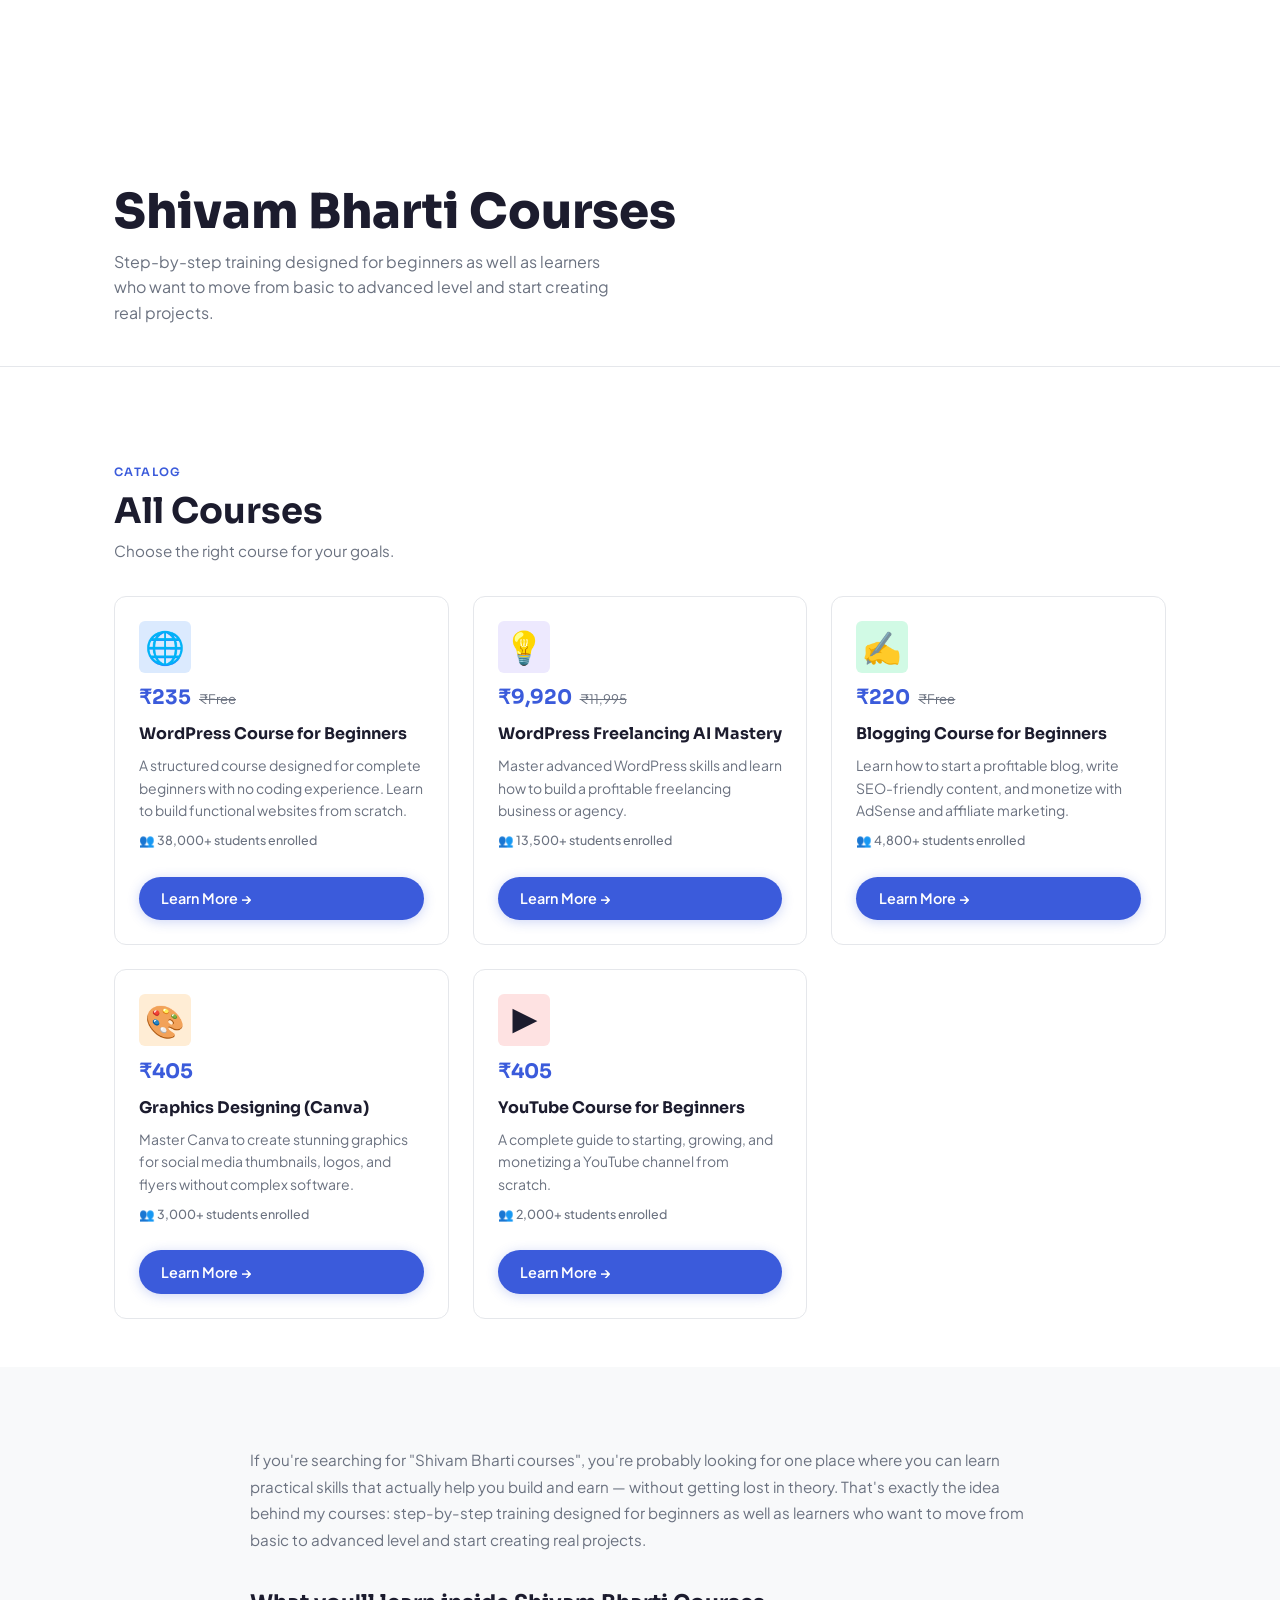
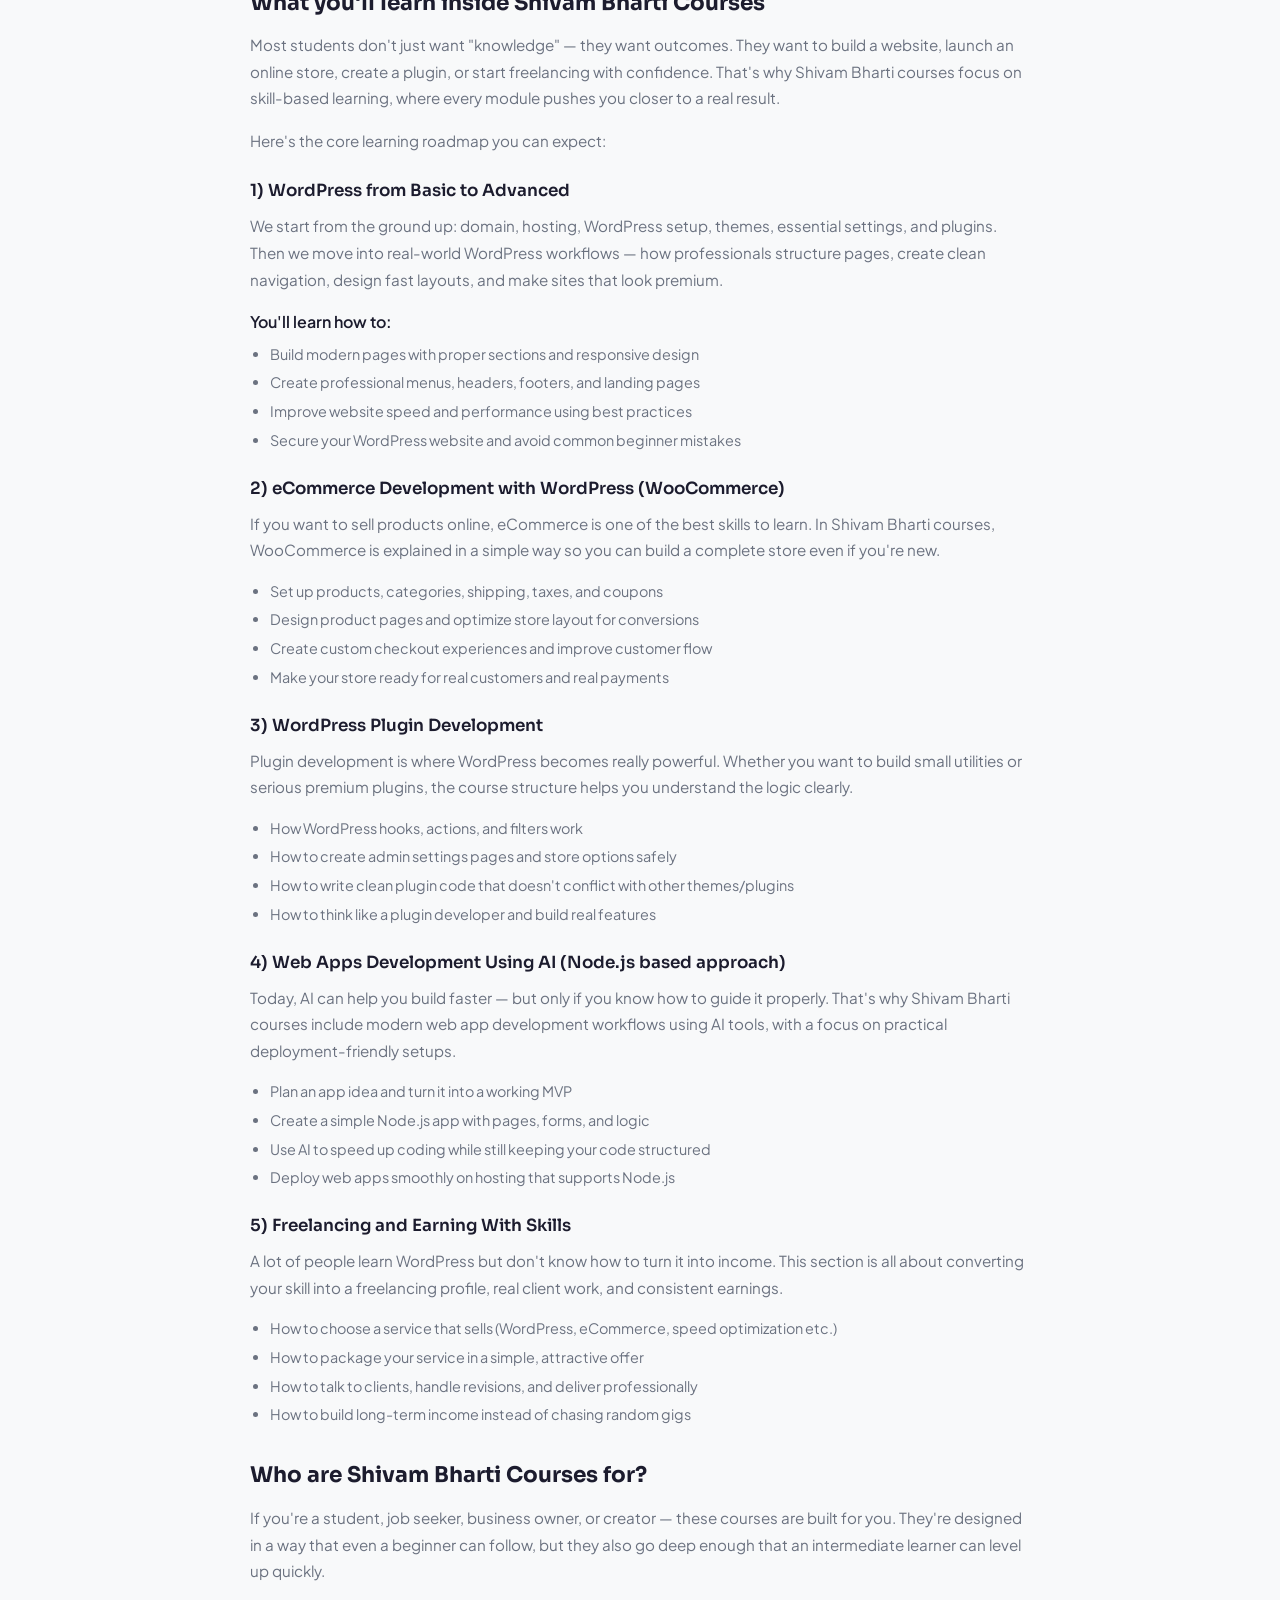
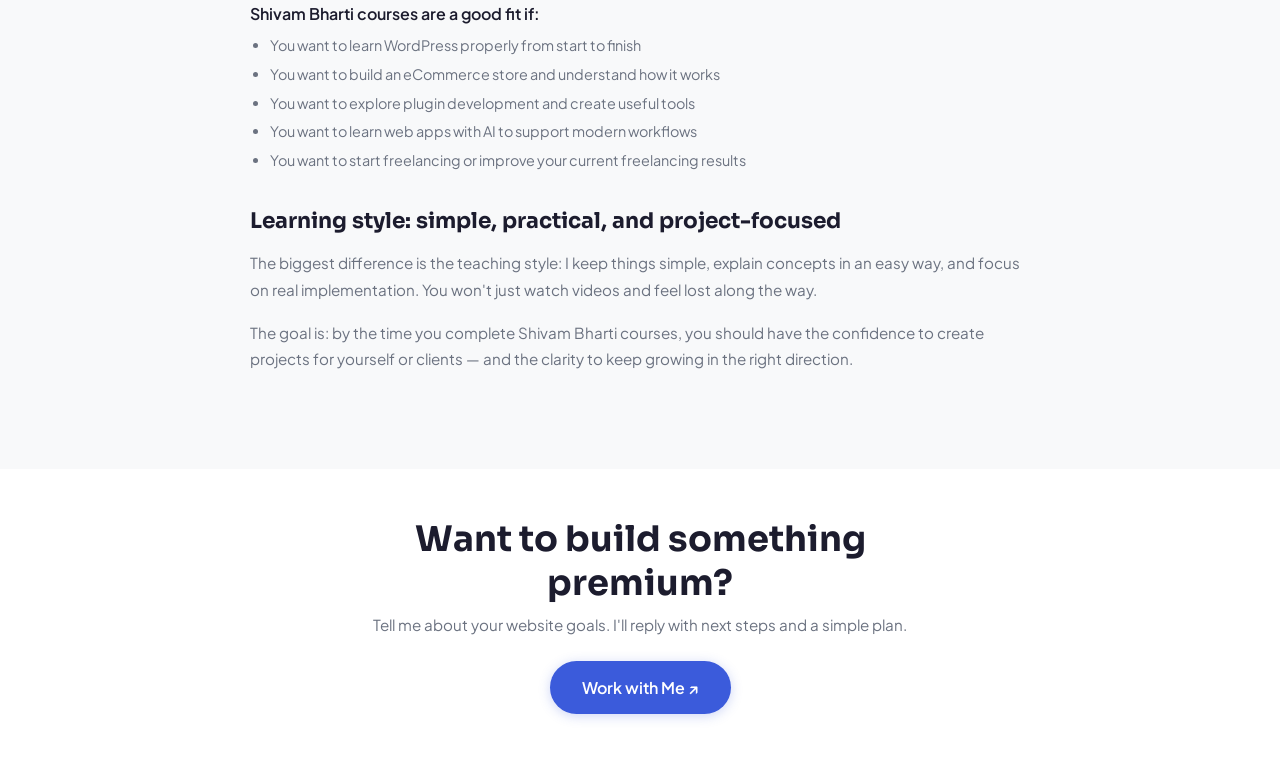
<file: pages/courses.html>
<!DOCTYPE html>
<html lang="en">
<head>
  <meta charset="UTF-8">
  <meta name="viewport" content="width=device-width, initial-scale=1.0">
  <meta name="description" content="Shivam Bharti Courses — WordPress for beginners, WordPress Freelancing AI Mastery, Blogging, Graphics Designing, YouTube course. Step-by-step practical training in Hindi.">
  <meta name="keywords" content="Shivam Bharti courses, WordPress course Hindi, freelancing course India, blogging course, Shivraj Ventures courses">
  <meta name="author" content="Shivam Bharti">
  <title>Shivam Bharti Courses — WordPress, Freelancing, Blogging | Lucknow</title>
  <link rel="icon" type="image/svg+xml" href="../assets/favicon.svg">
  <link rel="stylesheet" href="../css/global.css">
  <link rel="stylesheet" href="../css/nav-footer.css">
  <link rel="stylesheet" href="../css/pages.css">
  <link rel="canonical" href="https://shivrajventures.com/courses">
</head>
<body>

<div id="navbar-placeholder"></div>

<main style="padding-top:var(--nav-h)">

  <div class="page-header">
    <div class="container">
      <h1>Shivam Bharti Courses</h1>
      <p>Step-by-step training designed for beginners as well as learners who want to move from basic to advanced level and start creating real projects.</p>
    </div>
  </div>

  <section class="section-sm">
    <div class="container">
      <span class="label">CATALOG</span>
      <h2 class="title">All Courses</h2>
      <p class="subtitle">Choose the right course for your goals.</p>

      <div class="courses-page-grid" style="margin-top:2rem">

        <div class="course-full-card">
          <div class="course-full-card__icon icon-blue">🌐</div>
          <div style="display:flex;align-items:center;gap:0.5rem;">
            <span class="price-main">₹235</span>
            <span class="price-old">₹Free</span>
          </div>
          <h3>WordPress Course for Beginners</h3>
          <p>A structured course designed for complete beginners with no coding experience. Learn to build functional websites from scratch.</p>
          <div class="course-full-card__meta">👥 38,000+ students enrolled</div>
          <a href="https://wpclasslive.com" target="_blank" rel="noopener" class="btn btn-primary" style="margin-top:1rem">Learn More →</a>
        </div>

        <div class="course-full-card">
          <div class="course-full-card__icon icon-purple">💡</div>
          <div style="display:flex;align-items:center;gap:0.5rem;">
            <span class="price-main">₹9,920</span>
            <span class="price-old">₹11,995</span>
          </div>
          <h3>WordPress Freelancing AI Mastery</h3>
          <p>Master advanced WordPress skills and learn how to build a profitable freelancing business or agency.</p>
          <div class="course-full-card__meta">👥 13,500+ students enrolled</div>
          <a href="https://wpclasslive.com" target="_blank" rel="noopener" class="btn btn-primary" style="margin-top:1rem">Learn More →</a>
        </div>

        <div class="course-full-card">
          <div class="course-full-card__icon icon-green">✍️</div>
          <div style="display:flex;align-items:center;gap:0.5rem;">
            <span class="price-main">₹220</span>
            <span class="price-old">₹Free</span>
          </div>
          <h3>Blogging Course for Beginners</h3>
          <p>Learn how to start a profitable blog, write SEO-friendly content, and monetize with AdSense and affiliate marketing.</p>
          <div class="course-full-card__meta">👥 4,800+ students enrolled</div>
          <a href="https://wpclasslive.com" target="_blank" rel="noopener" class="btn btn-primary" style="margin-top:1rem">Learn More →</a>
        </div>

        <div class="course-full-card">
          <div class="course-full-card__icon icon-orange">🎨</div>
          <div style="display:flex;align-items:center;gap:0.5rem;">
            <span class="price-main">₹405</span>
          </div>
          <h3>Graphics Designing (Canva)</h3>
          <p>Master Canva to create stunning graphics for social media thumbnails, logos, and flyers without complex software.</p>
          <div class="course-full-card__meta">👥 3,000+ students enrolled</div>
          <a href="https://wpclasslive.com" target="_blank" rel="noopener" class="btn btn-primary" style="margin-top:1rem">Learn More →</a>
        </div>

        <div class="course-full-card">
          <div class="course-full-card__icon icon-red">▶️</div>
          <div style="display:flex;align-items:center;gap:0.5rem;">
            <span class="price-main">₹405</span>
          </div>
          <h3>YouTube Course for Beginners</h3>
          <p>A complete guide to starting, growing, and monetizing a YouTube channel from scratch.</p>
          <div class="course-full-card__meta">👥 2,000+ students enrolled</div>
          <a href="https://wpclasslive.com" target="_blank" rel="noopener" class="btn btn-primary" style="margin-top:1rem">Learn More →</a>
        </div>

      </div>
    </div>
  </section>

  <!-- SEO Content Section -->
  <section class="section" style="background:var(--bg-soft)">
    <div class="container">
      <div class="courses-content">
        <p>If you're searching for "Shivam Bharti courses", you're probably looking for one place where you can learn practical skills that actually help you build and earn — without getting lost in theory. That's exactly the idea behind my courses: step-by-step training designed for beginners as well as learners who want to move from basic to advanced level and start creating real projects.</p>

        <h2>What you'll learn inside Shivam Bharti Courses</h2>
        <p>Most students don't just want "knowledge" — they want outcomes. They want to build a website, launch an online store, create a plugin, or start freelancing with confidence. That's why Shivam Bharti courses focus on skill-based learning, where every module pushes you closer to a real result.</p>
        <p>Here's the core learning roadmap you can expect:</p>

        <h3>1) WordPress from Basic to Advanced</h3>
        <p>We start from the ground up: domain, hosting, WordPress setup, themes, essential settings, and plugins. Then we move into real-world WordPress workflows — how professionals structure pages, create clean navigation, design fast layouts, and make sites that look premium.</p>
        <strong>You'll learn how to:</strong>
        <ul>
          <li>Build modern pages with proper sections and responsive design</li>
          <li>Create professional menus, headers, footers, and landing pages</li>
          <li>Improve website speed and performance using best practices</li>
          <li>Secure your WordPress website and avoid common beginner mistakes</li>
        </ul>

        <h3>2) eCommerce Development with WordPress (WooCommerce)</h3>
        <p>If you want to sell products online, eCommerce is one of the best skills to learn. In Shivam Bharti courses, WooCommerce is explained in a simple way so you can build a complete store even if you're new.</p>
        <ul>
          <li>Set up products, categories, shipping, taxes, and coupons</li>
          <li>Design product pages and optimize store layout for conversions</li>
          <li>Create custom checkout experiences and improve customer flow</li>
          <li>Make your store ready for real customers and real payments</li>
        </ul>

        <h3>3) WordPress Plugin Development</h3>
        <p>Plugin development is where WordPress becomes really powerful. Whether you want to build small utilities or serious premium plugins, the course structure helps you understand the logic clearly.</p>
        <ul>
          <li>How WordPress hooks, actions, and filters work</li>
          <li>How to create admin settings pages and store options safely</li>
          <li>How to write clean plugin code that doesn't conflict with other themes/plugins</li>
          <li>How to think like a plugin developer and build real features</li>
        </ul>

        <h3>4) Web Apps Development Using AI (Node.js based approach)</h3>
        <p>Today, AI can help you build faster — but only if you know how to guide it properly. That's why Shivam Bharti courses include modern web app development workflows using AI tools, with a focus on practical deployment-friendly setups.</p>
        <ul>
          <li>Plan an app idea and turn it into a working MVP</li>
          <li>Create a simple Node.js app with pages, forms, and logic</li>
          <li>Use AI to speed up coding while still keeping your code structured</li>
          <li>Deploy web apps smoothly on hosting that supports Node.js</li>
        </ul>

        <h3>5) Freelancing and Earning With Skills</h3>
        <p>A lot of people learn WordPress but don't know how to turn it into income. This section is all about converting your skill into a freelancing profile, real client work, and consistent earnings.</p>
        <ul>
          <li>How to choose a service that sells (WordPress, eCommerce, speed optimization etc.)</li>
          <li>How to package your service in a simple, attractive offer</li>
          <li>How to talk to clients, handle revisions, and deliver professionally</li>
          <li>How to build long-term income instead of chasing random gigs</li>
        </ul>

        <h2>Who are Shivam Bharti Courses for?</h2>
        <p>If you're a student, job seeker, business owner, or creator — these courses are built for you. They're designed in a way that even a beginner can follow, but they also go deep enough that an intermediate learner can level up quickly.</p>
        <strong>Shivam Bharti courses are a good fit if:</strong>
        <ul>
          <li>You want to learn WordPress properly from start to finish</li>
          <li>You want to build an eCommerce store and understand how it works</li>
          <li>You want to explore plugin development and create useful tools</li>
          <li>You want to learn web apps with AI to support modern workflows</li>
          <li>You want to start freelancing or improve your current freelancing results</li>
        </ul>

        <h2>Learning style: simple, practical, and project-focused</h2>
        <p>The biggest difference is the teaching style: I keep things simple, explain concepts in an easy way, and focus on real implementation. You won't just watch videos and feel lost along the way.</p>
        <p>The goal is: by the time you complete Shivam Bharti courses, you should have the confidence to create projects for yourself or clients — and the clarity to keep growing in the right direction.</p>
      </div>
    </div>
  </section>

  <!-- CTA -->
  <section class="section-sm">
    <div class="container" style="max-width:640px;text-align:center">
      <h2 class="title" style="margin-bottom:0.5rem">Want to build something premium?</h2>
      <p class="subtitle" style="margin-bottom:1.5rem">Tell me about your website goals. I'll reply with next steps and a simple plan.</p>
      <a href="contact.html" class="btn btn-primary btn-lg">Work with Me ↗</a>
    </div>
  </section>

</main>

<div id="footer-placeholder"></div>

<script src="../js/components.js"></script>
<script>
  renderNavbar('courses');
  renderFooter();
</script>
</body>
</html>
</file>
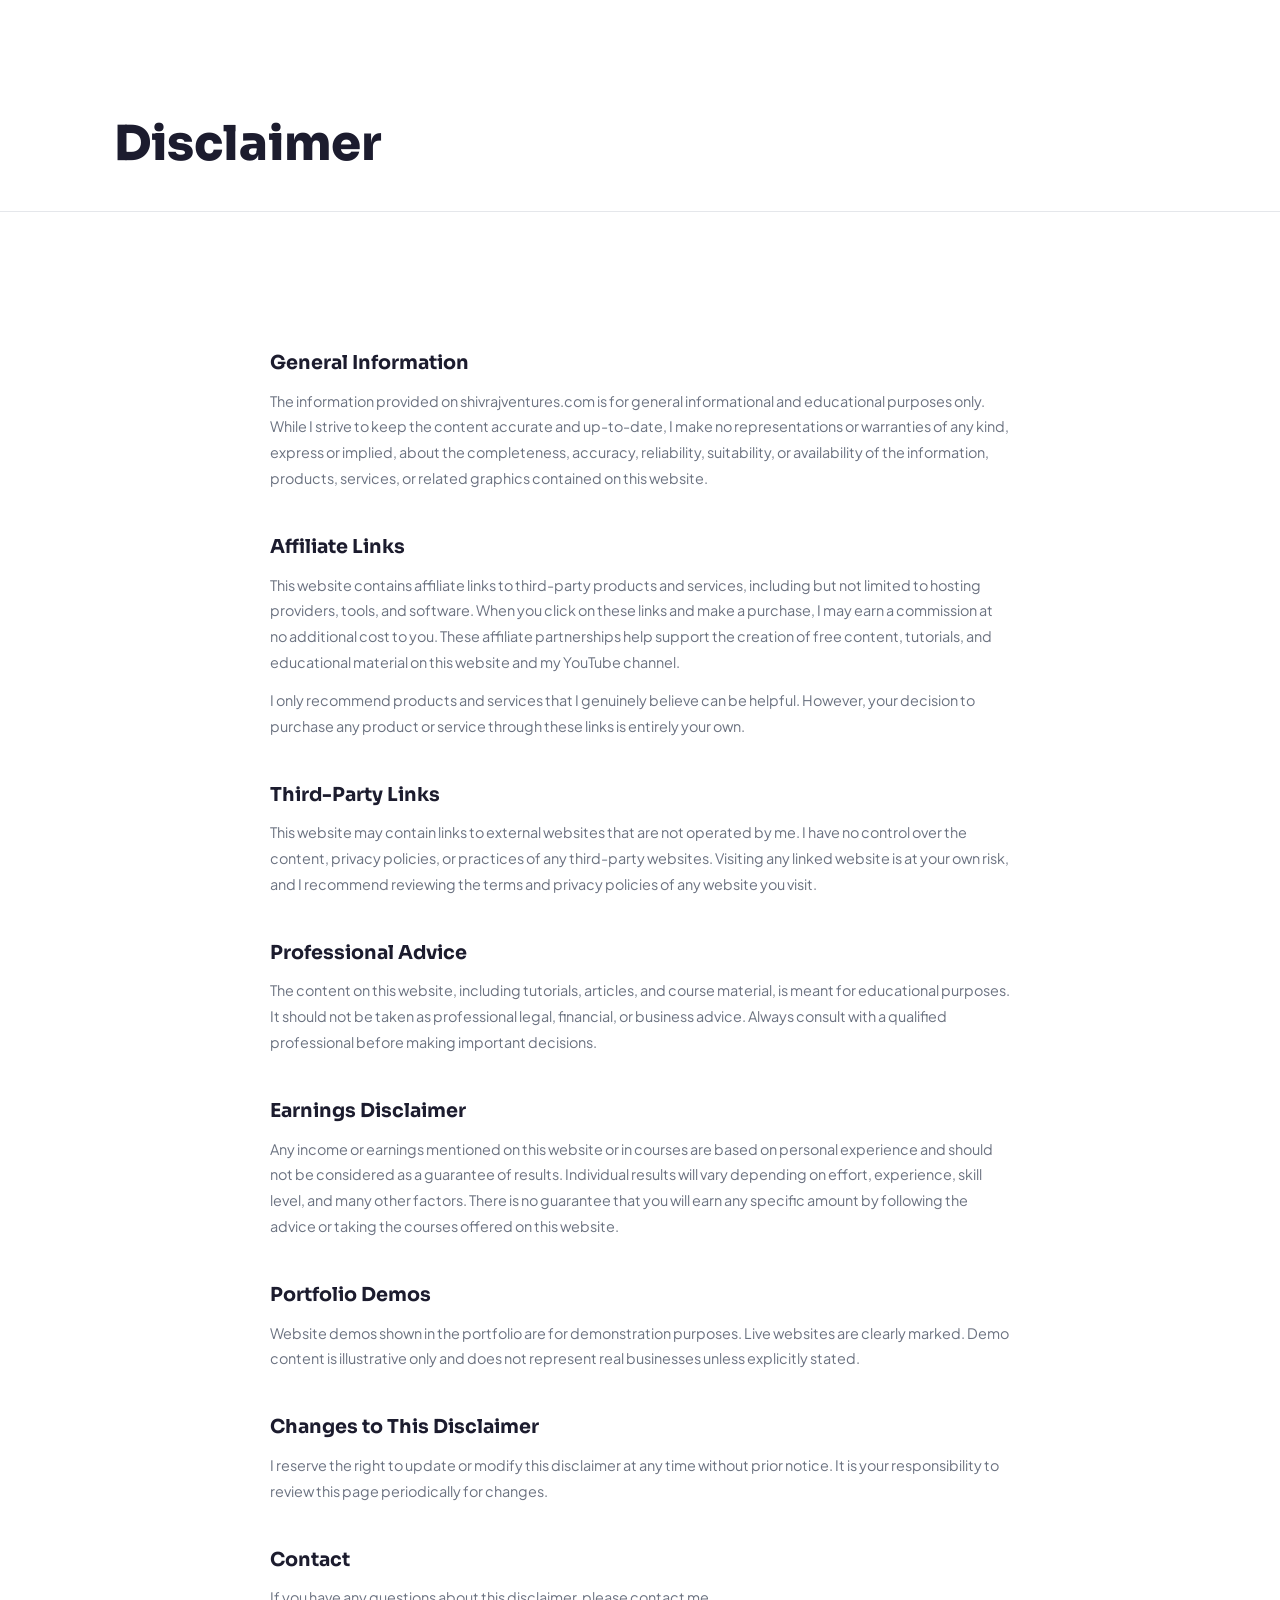
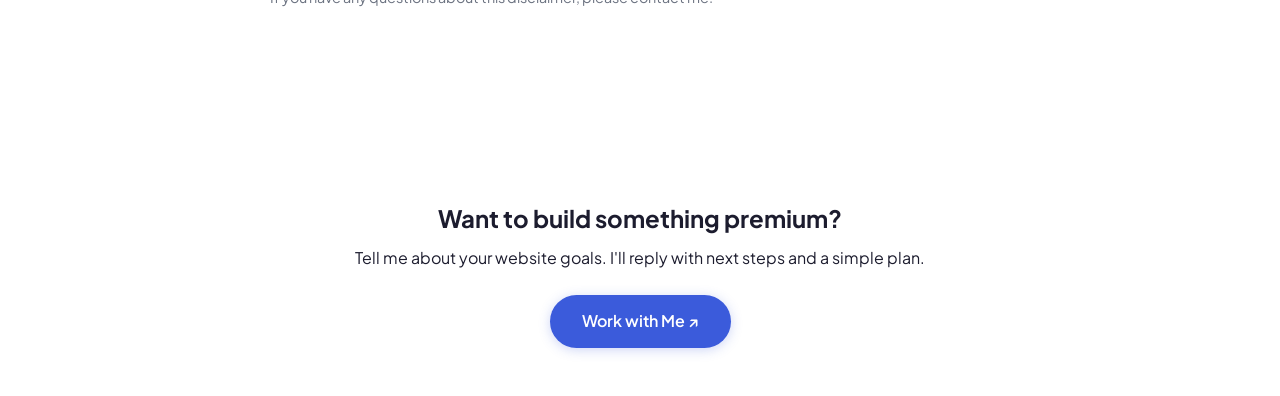
<file: pages/disclaimer.html>
<!DOCTYPE html>
<html lang="en">
<head>
  <meta charset="UTF-8">
  <meta name="viewport" content="width=device-width, initial-scale=1.0">
  <meta name="description" content="Disclaimer for Shivraj Ventures — Shivam Bharti. Information about affiliate links, earnings, third-party services, and professional advice.">
  <meta name="author" content="Shivam Bharti">
  <title>Disclaimer — Shivraj Ventures | Shivam Bharti</title>
  <link rel="stylesheet" href="../css/global.css">
  <link rel="stylesheet" href="../css/nav-footer.css">
  <link rel="stylesheet" href="../css/pages.css">
  <link rel="canonical" href="https://shivrajventures.com/disclaimer">
</head>
<body>

<div id="navbar-placeholder"></div>

<main style="padding-top: var(--nav-height);">

  <div class="page-header">
    <div class="container">
      <h1>Disclaimer</h1>
    </div>
  </div>

  <section class="section-sm">
    <div class="container">
      <div class="legal-content">

        <h2>General Information</h2>
        <p>The information provided on shivrajventures.com is for general informational and educational purposes only. While I strive to keep the content accurate and up-to-date, I make no representations or warranties of any kind, express or implied, about the completeness, accuracy, reliability, suitability, or availability of the information, products, services, or related graphics contained on this website.</p>

        <h2>Affiliate Links</h2>
        <p>This website contains affiliate links to third-party products and services, including but not limited to hosting providers, tools, and software. When you click on these links and make a purchase, I may earn a commission at no additional cost to you. These affiliate partnerships help support the creation of free content, tutorials, and educational material on this website and my YouTube channel.</p>
        <p>I only recommend products and services that I genuinely believe can be helpful. However, your decision to purchase any product or service through these links is entirely your own.</p>

        <h2>Third-Party Links</h2>
        <p>This website may contain links to external websites that are not operated by me. I have no control over the content, privacy policies, or practices of any third-party websites. Visiting any linked website is at your own risk, and I recommend reviewing the terms and privacy policies of any website you visit.</p>

        <h2>Professional Advice</h2>
        <p>The content on this website, including tutorials, articles, and course material, is meant for educational purposes. It should not be taken as professional legal, financial, or business advice. Always consult with a qualified professional before making important decisions.</p>

        <h2>Earnings Disclaimer</h2>
        <p>Any income or earnings mentioned on this website or in courses are based on personal experience and should not be considered as a guarantee of results. Individual results will vary depending on effort, experience, skill level, and many other factors. There is no guarantee that you will earn any specific amount by following the advice or taking the courses offered on this website.</p>

        <h2>Portfolio Demos</h2>
        <p>Website demos shown in the portfolio are for demonstration purposes. Live websites are clearly marked. Demo content is illustrative only and does not represent real businesses unless explicitly stated.</p>

        <h2>Changes to This Disclaimer</h2>
        <p>I reserve the right to update or modify this disclaimer at any time without prior notice. It is your responsibility to review this page periodically for changes.</p>

        <h2>Contact</h2>
        <p>If you have any questions about this disclaimer, please <a href="contact.html" style="color:var(--color-primary);">contact me</a>.</p>

      </div>
    </div>
  </section>

  <section class="section-sm" style="background:var(--color-bg-soft);">
    <div class="container" style="max-width:640px;text-align:center;">
      <h2 class="section-title" style="margin-bottom:0.5rem;">Want to build something premium?</h2>
      <p style="color:var(--color-text-muted);margin-bottom:1.5rem;">Tell me about your website goals. I'll reply with next steps and a simple plan.</p>
      <a href="contact.html" class="btn btn-primary btn-lg">Work with Me ↗</a>
    </div>
  </section>

</main>

<div id="footer-placeholder"></div>

<script src="../js/components.js"></script>
<script>
  renderNavbar('');
  renderFooter();
</script>
</body>
</html>
</file>
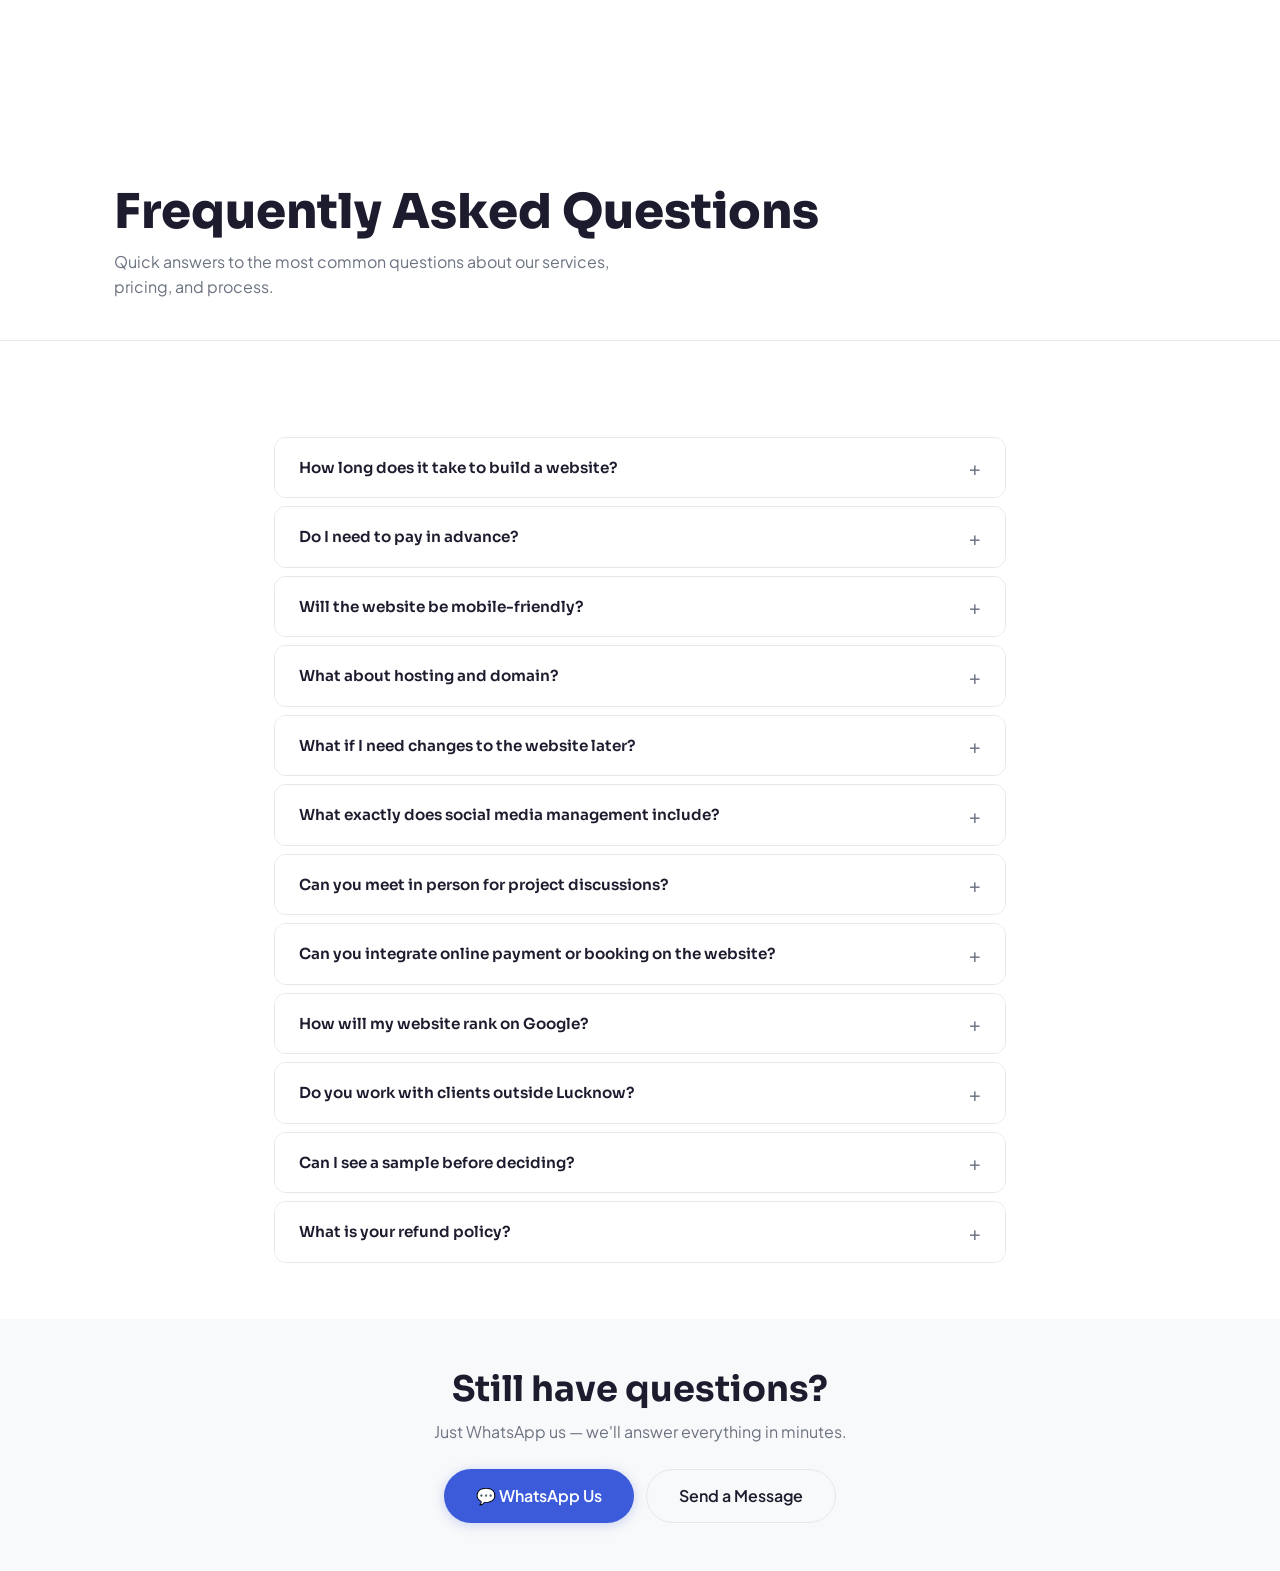
<file: pages/faq.html>
<!DOCTYPE html>
<html lang="en">
<head>
  <meta charset="UTF-8">
  <meta name="viewport" content="width=device-width, initial-scale=1.0">
  <meta name="description" content="Frequently asked questions about Shivraj Ventures website development and social media services in Lucknow. Get quick answers before getting started.">
  <meta name="keywords" content="Shivraj Ventures FAQ, website development questions Lucknow, social media management FAQ">
  <meta name="author" content="Shivraj Ventures">
  <title>FAQs — Shivraj Ventures | Website Developer Lucknow</title>
  <link rel="icon" type="image/svg+xml" href="../assets/favicon.svg">
  <link rel="stylesheet" href="../css/global.css">
  <link rel="stylesheet" href="../css/nav-footer.css">
  <link rel="stylesheet" href="../css/pages.css">
  <link rel="canonical" href="https://shivrajventures.com/faq">
</head>
<body>
<div id="navbar-placeholder"></div>
<main style="padding-top:var(--nav-h)">

  <div class="page-header">
    <div class="container">
      <h1>Frequently Asked Questions</h1>
      <p>Quick answers to the most common questions about our services, pricing, and process.</p>
    </div>
  </div>

  <section class="section-sm">
    <div class="container" style="max-width:780px">

      <div class="faq-item">
        <div class="faq-q"><h3>How long does it take to build a website?</h3><span class="faq-toggle">+</span></div>
        <div class="faq-ans">A basic website is ready in 3–5 working days. A standard website with SEO is delivered in 7–10 days. For more complex projects, the timeline is discussed upfront before work begins.</div>
      </div>

      <div class="faq-item">
        <div class="faq-q"><h3>Do I need to pay in advance?</h3><span class="faq-toggle">+</span></div>
        <div class="faq-ans">Yes, a 50% advance is required before work begins. The remaining 50% is due upon delivery of the completed website. Payment is accepted via UPI, bank transfer, or cash (in-person).</div>
      </div>

      <div class="faq-item">
        <div class="faq-q"><h3>Will the website be mobile-friendly?</h3><span class="faq-toggle">+</span></div>
        <div class="faq-ans">Absolutely! Every website we build is fully mobile responsive — it works perfectly on smartphones, tablets, and desktops. Over 70% of visitors browse on mobile, so this is non-negotiable.</div>
      </div>

      <div class="faq-item">
        <div class="faq-q"><h3>What about hosting and domain?</h3><span class="faq-toggle">+</span></div>
        <div class="faq-ans">We recommend where to buy them and help with full setup. Typically a domain costs ₹700–1,200/year and hosting ₹3,000–5,000/year. We can also manage this on your behalf if needed.</div>
      </div>

      <div class="faq-item">
        <div class="faq-q"><h3>What if I need changes to the website later?</h3><span class="faq-toggle">+</span></div>
        <div class="faq-ans">The Standard package includes 1 month of free support after delivery. After that, small changes start from ₹500. An affordable monthly maintenance package is also available.</div>
      </div>

      <div class="faq-item">
        <div class="faq-q"><h3>What exactly does social media management include?</h3><span class="faq-toggle">+</span></div>
        <div class="faq-ans">10 posts per month (Canva graphics + captions + hashtags), 1 Reel, monthly performance report, and festival/occasion posts. You just approve the posts — we handle everything else.</div>
      </div>

      <div class="faq-item">
        <div class="faq-q"><h3>Can you meet in person for project discussions?</h3><span class="faq-toggle">+</span></div>
        <div class="faq-ans">Yes! We're based in Lucknow, Uttar Pradesh. In-person meetings are always possible for clients in Lucknow. For clients outside Lucknow, everything is coordinated via WhatsApp and video calls.</div>
      </div>

      <div class="faq-item">
        <div class="faq-q"><h3>Can you integrate online payment or booking on the website?</h3><span class="faq-toggle">+</span></div>
        <div class="faq-ans">Yes, payment integrations like Razorpay, PayU, or UPI can be added. An appointment booking system can also be set up. A custom quote will be provided for these additions.</div>
      </div>

      <div class="faq-item">
        <div class="faq-q"><h3>How will my website rank on Google?</h3><span class="faq-toggle">+</span></div>
        <div class="faq-ans">The Standard package includes basic on-page SEO — title tags, meta descriptions, Google Search Console setup, and sitemap submission. We also offer Google Business Profile setup separately for local SEO.</div>
      </div>

      <div class="faq-item">
        <div class="faq-q"><h3>Do you work with clients outside Lucknow?</h3><span class="faq-toggle">+</span></div>
        <div class="faq-ans">Yes! Website and social media work can be done remotely for clients across India. Everything is coordinated over WhatsApp and video calls — no problem at all.</div>
      </div>

      <div class="faq-item">
        <div class="faq-q"><h3>Can I see a sample before deciding?</h3><span class="faq-toggle">+</span></div>
        <div class="faq-ans">Absolutely! Our Portfolio section has 6 types of live demo websites for different industries. After an initial discussion, we can also create a basic wireframe to show you the direction.</div>
      </div>

      <div class="faq-item">
        <div class="faq-q"><h3>What is your refund policy?</h3><span class="faq-toggle">+</span></div>
        <div class="faq-ans">The 50% advance is non-refundable if the client cancels after work has commenced. However, if we fail to deliver within the agreed timeline without communication, a full refund of the advance is provided.</div>
      </div>

    </div>
  </section>

  <section class="section-sm" style="background:var(--bg-soft)">
    <div class="container" style="max-width:640px;text-align:center">
      <h2 class="title" style="margin-bottom:.5rem">Still have questions?</h2>
      <p style="color:var(--muted);margin-bottom:1.5rem">Just WhatsApp us — we'll answer everything in minutes.</p>
      <div style="display:flex;gap:.75rem;justify-content:center;flex-wrap:wrap">
        <a href="https://wa.me/918808913837" target="_blank" rel="noopener" class="btn btn-primary btn-lg">💬 WhatsApp Us</a>
        <a href="contact.html" class="btn btn-outline btn-lg">Send a Message</a>
      </div>
    </div>
  </section>

</main>
<div id="footer-placeholder"></div>
<script src="../js/components.js"></script>
<script>renderNavbar(''); renderFooter();</script>
</body>
</html>
</file>
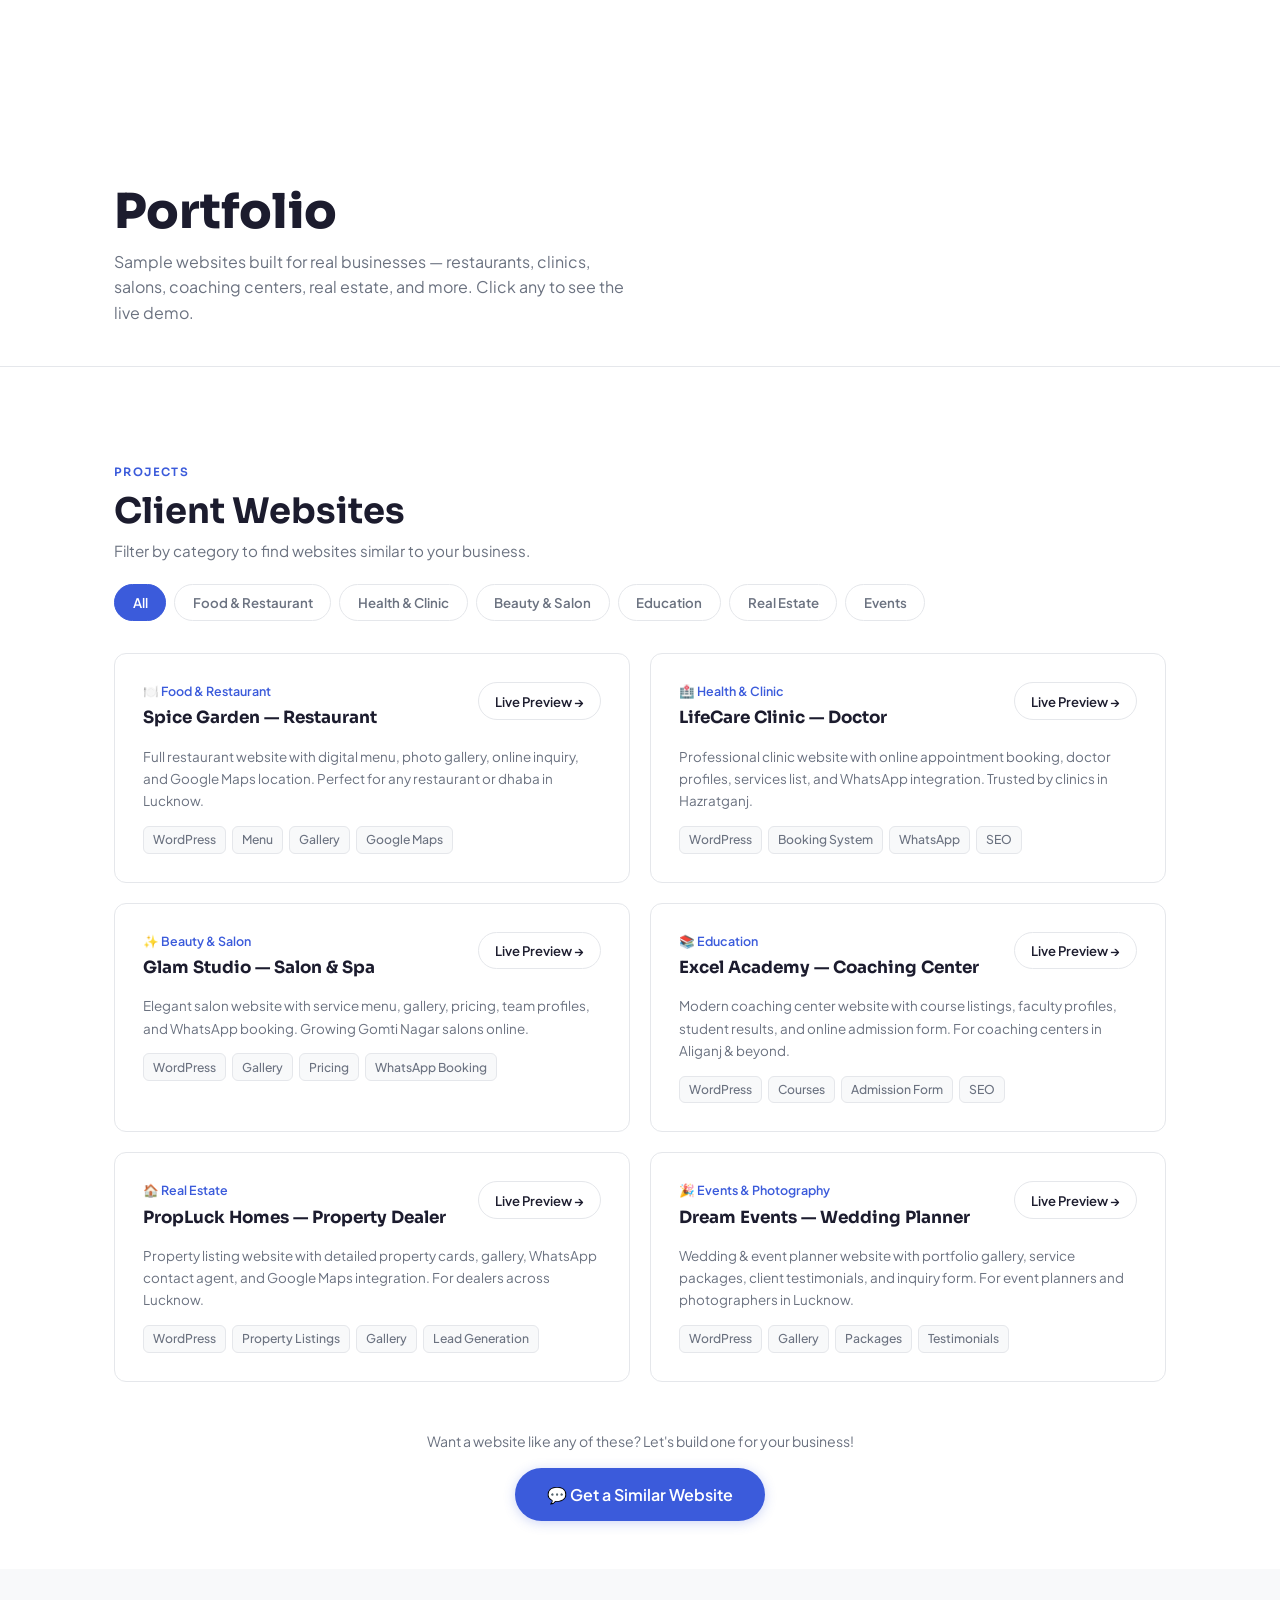
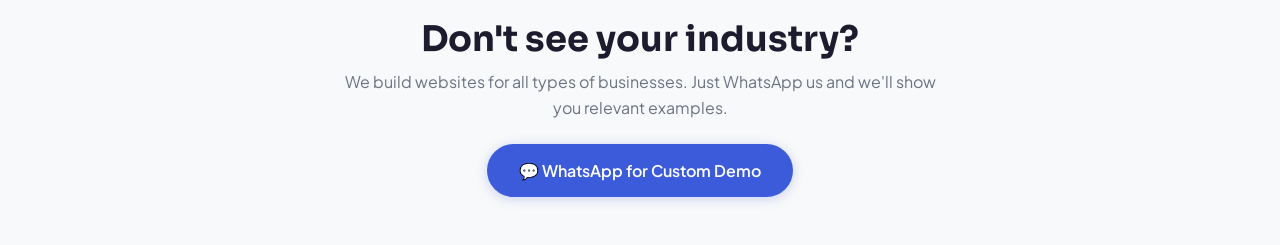
<file: pages/portfolio.html>
<!DOCTYPE html>
<html lang="en">
<head>
  <meta charset="UTF-8">
  <meta name="viewport" content="width=device-width, initial-scale=1.0">
  <meta name="description" content="Portfolio of Shivraj Ventures — Sample websites built for restaurants, clinics, salons, coaching centers, real estate, and event planners in Lucknow.">
  <meta name="keywords" content="website portfolio Lucknow, WordPress portfolio, Shivraj Ventures projects, sample websites Lucknow">
  <meta name="author" content="Shivraj Ventures">
  <title>Portfolio — Sample Websites by Shivraj Ventures | Lucknow</title>
  <link rel="icon" type="image/svg+xml" href="../assets/favicon.svg">
  <link rel="stylesheet" href="../css/global.css">
  <link rel="stylesheet" href="../css/nav-footer.css">
  <link rel="stylesheet" href="../css/pages.css">
  <link rel="canonical" href="https://shivrajventures.com/portfolio">
</head>
<body>
<div id="navbar-placeholder"></div>
<main style="padding-top:var(--nav-h)">

  <div class="page-header">
    <div class="container">
      <h1>Portfolio</h1>
      <p>Sample websites built for real businesses — restaurants, clinics, salons, coaching centers, real estate, and more. Click any to see the live demo.</p>
    </div>
  </div>

  <section class="section-sm">
    <div class="container">
      <span class="label">PROJECTS</span>
      <h2 class="title">Client Websites</h2>
      <p class="subtitle">Filter by category to find websites similar to your business.</p>

      <div class="portfolio-filters" style="margin-top:1.25rem">
        <button class="filter-btn active" data-filter="all">All</button>
        <button class="filter-btn" data-filter="food">Food & Restaurant</button>
        <button class="filter-btn" data-filter="health">Health & Clinic</button>
        <button class="filter-btn" data-filter="beauty">Beauty & Salon</button>
        <button class="filter-btn" data-filter="education">Education</button>
        <button class="filter-btn" data-filter="realestate">Real Estate</button>
        <button class="filter-btn" data-filter="events">Events</button>
      </div>

      <div class="portfolio-grid">

        <div class="port-card" data-category="food">
          <div class="port-card__header">
            <div>
              <div class="port-card__cat">🍽️ Food & Restaurant</div>
              <div class="port-card__title">Spice Garden — Restaurant</div>
            </div>
            <a href="#" class="btn btn-outline btn-sm">Live Preview →</a>
          </div>
          <p>Full restaurant website with digital menu, photo gallery, online inquiry, and Google Maps location. Perfect for any restaurant or dhaba in Lucknow.</p>
          <div class="port-card__tags">
            <span class="tag">WordPress</span>
            <span class="tag">Menu</span>
            <span class="tag">Gallery</span>
            <span class="tag">Google Maps</span>
          </div>
        </div>

        <div class="port-card" data-category="health">
          <div class="port-card__header">
            <div>
              <div class="port-card__cat">🏥 Health & Clinic</div>
              <div class="port-card__title">LifeCare Clinic — Doctor</div>
            </div>
            <a href="#" class="btn btn-outline btn-sm">Live Preview →</a>
          </div>
          <p>Professional clinic website with online appointment booking, doctor profiles, services list, and WhatsApp integration. Trusted by clinics in Hazratganj.</p>
          <div class="port-card__tags">
            <span class="tag">WordPress</span>
            <span class="tag">Booking System</span>
            <span class="tag">WhatsApp</span>
            <span class="tag">SEO</span>
          </div>
        </div>

        <div class="port-card" data-category="beauty">
          <div class="port-card__header">
            <div>
              <div class="port-card__cat">✨ Beauty & Salon</div>
              <div class="port-card__title">Glam Studio — Salon & Spa</div>
            </div>
            <a href="#" class="btn btn-outline btn-sm">Live Preview →</a>
          </div>
          <p>Elegant salon website with service menu, gallery, pricing, team profiles, and WhatsApp booking. Growing Gomti Nagar salons online.</p>
          <div class="port-card__tags">
            <span class="tag">WordPress</span>
            <span class="tag">Gallery</span>
            <span class="tag">Pricing</span>
            <span class="tag">WhatsApp Booking</span>
          </div>
        </div>

        <div class="port-card" data-category="education">
          <div class="port-card__header">
            <div>
              <div class="port-card__cat">📚 Education</div>
              <div class="port-card__title">Excel Academy — Coaching Center</div>
            </div>
            <a href="#" class="btn btn-outline btn-sm">Live Preview →</a>
          </div>
          <p>Modern coaching center website with course listings, faculty profiles, student results, and online admission form. For coaching centers in Aliganj & beyond.</p>
          <div class="port-card__tags">
            <span class="tag">WordPress</span>
            <span class="tag">Courses</span>
            <span class="tag">Admission Form</span>
            <span class="tag">SEO</span>
          </div>
        </div>

        <div class="port-card" data-category="realestate">
          <div class="port-card__header">
            <div>
              <div class="port-card__cat">🏠 Real Estate</div>
              <div class="port-card__title">PropLuck Homes — Property Dealer</div>
            </div>
            <a href="#" class="btn btn-outline btn-sm">Live Preview →</a>
          </div>
          <p>Property listing website with detailed property cards, gallery, WhatsApp contact agent, and Google Maps integration. For dealers across Lucknow.</p>
          <div class="port-card__tags">
            <span class="tag">WordPress</span>
            <span class="tag">Property Listings</span>
            <span class="tag">Gallery</span>
            <span class="tag">Lead Generation</span>
          </div>
        </div>

        <div class="port-card" data-category="events">
          <div class="port-card__header">
            <div>
              <div class="port-card__cat">🎉 Events & Photography</div>
              <div class="port-card__title">Dream Events — Wedding Planner</div>
            </div>
            <a href="#" class="btn btn-outline btn-sm">Live Preview →</a>
          </div>
          <p>Wedding & event planner website with portfolio gallery, service packages, client testimonials, and inquiry form. For event planners and photographers in Lucknow.</p>
          <div class="port-card__tags">
            <span class="tag">WordPress</span>
            <span class="tag">Gallery</span>
            <span class="tag">Packages</span>
            <span class="tag">Testimonials</span>
          </div>
        </div>

      </div>

      <div style="text-align:center;margin-top:3rem">
        <p style="color:var(--muted);font-size:.88rem;margin-bottom:1rem">Want a website like any of these? Let's build one for your business!</p>
        <a href="contact.html" class="btn btn-primary btn-lg">💬 Get a Similar Website</a>
      </div>
    </div>
  </section>

  <!-- CTA -->
  <section class="section-sm" style="background:var(--bg-soft)">
    <div class="container" style="max-width:640px;text-align:center">
      <h2 class="title" style="margin-bottom:.5rem">Don't see your industry?</h2>
      <p style="color:var(--muted);margin-bottom:1.5rem">We build websites for all types of businesses. Just WhatsApp us and we'll show you relevant examples.</p>
      <a href="https://wa.me/918808913837?text=Hello%2C%20I%20want%20to%20see%20a%20website%20sample%20for%20my%20business" target="_blank" rel="noopener" class="btn btn-primary btn-lg">💬 WhatsApp for Custom Demo</a>
    </div>
  </section>

</main>
<div id="footer-placeholder"></div>
<script src="../js/components.js"></script>
<script>renderNavbar('portfolio'); renderFooter();</script>
</body>
</html>
</file>
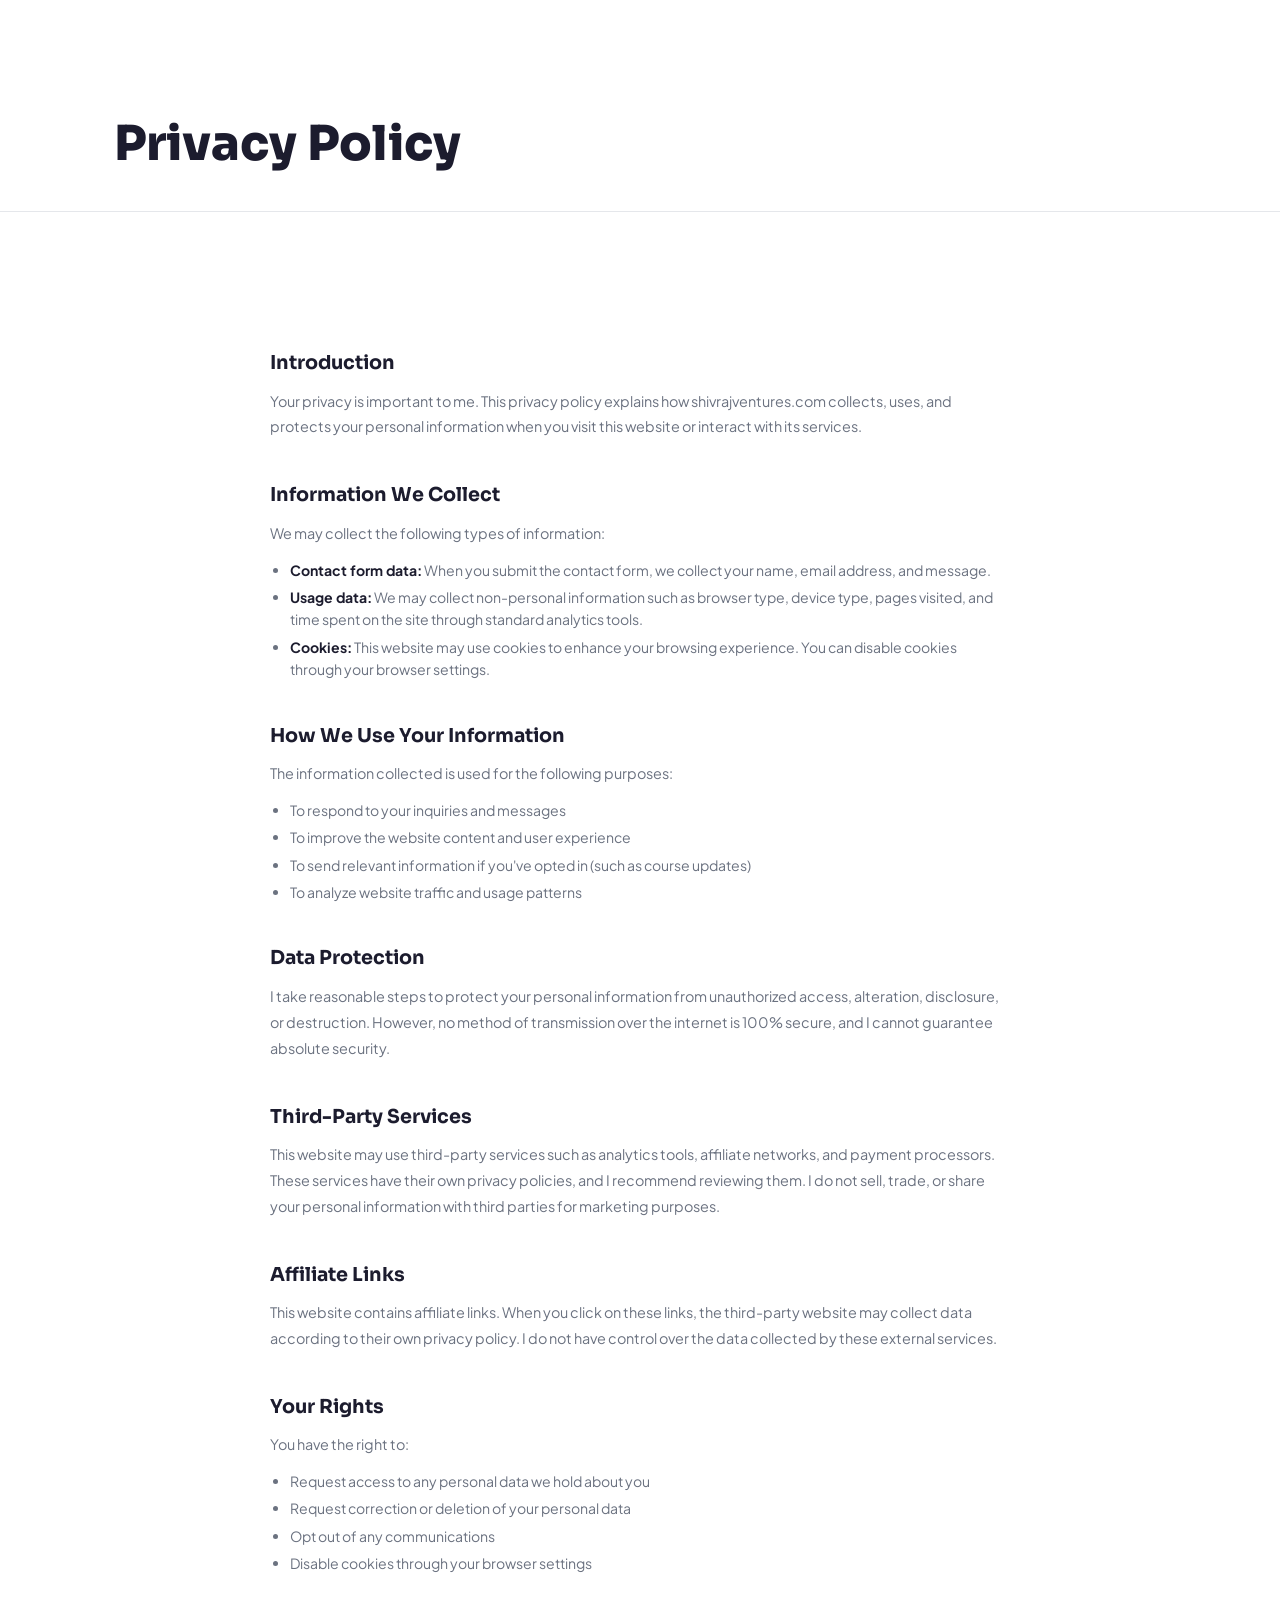
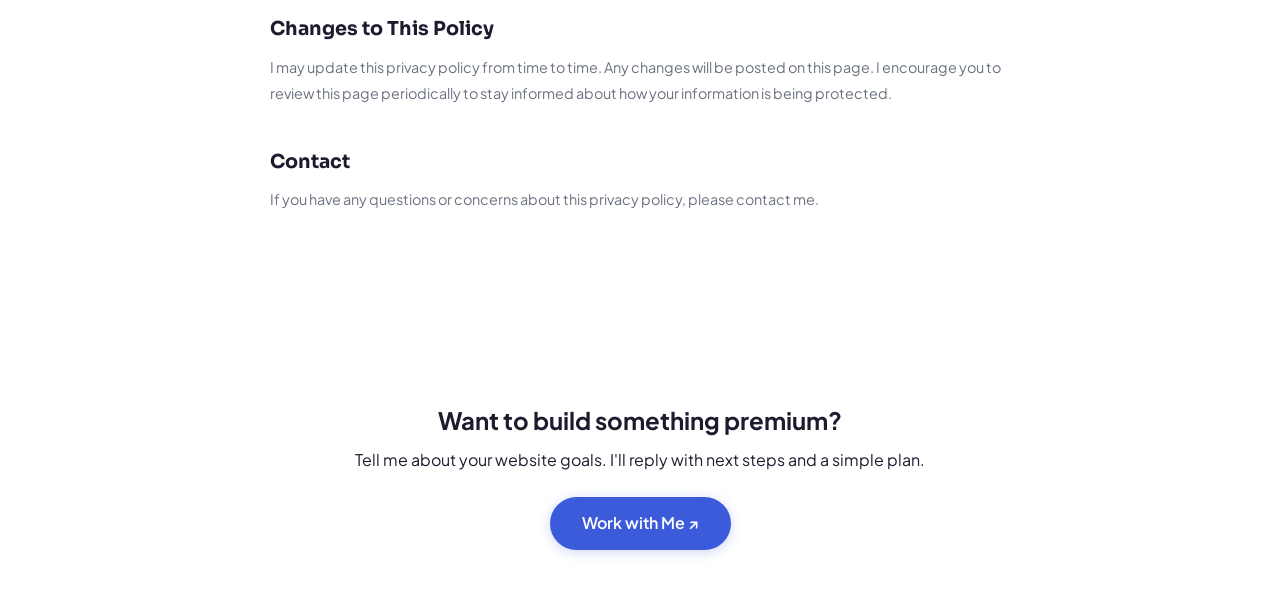
<file: pages/privacy.html>
<!DOCTYPE html>
<html lang="en">
<head>
  <meta charset="UTF-8">
  <meta name="viewport" content="width=device-width, initial-scale=1.0">
  <meta name="description" content="Privacy Policy for Shivraj Ventures — how Shivam Bharti collects, uses, and protects your personal information.">
  <meta name="author" content="Shivam Bharti">
  <title>Privacy Policy — Shivraj Ventures | Shivam Bharti</title>
  <link rel="stylesheet" href="../css/global.css">
  <link rel="stylesheet" href="../css/nav-footer.css">
  <link rel="stylesheet" href="../css/pages.css">
  <link rel="canonical" href="https://shivrajventures.com/privacy">
</head>
<body>

<div id="navbar-placeholder"></div>

<main style="padding-top: var(--nav-height);">

  <div class="page-header">
    <div class="container">
      <h1>Privacy Policy</h1>
    </div>
  </div>

  <section class="section-sm">
    <div class="container">
      <div class="legal-content">

        <h2>Introduction</h2>
        <p>Your privacy is important to me. This privacy policy explains how shivrajventures.com collects, uses, and protects your personal information when you visit this website or interact with its services.</p>

        <h2>Information We Collect</h2>
        <p>We may collect the following types of information:</p>
        <ul>
          <li><strong>Contact form data:</strong> When you submit the contact form, we collect your name, email address, and message.</li>
          <li><strong>Usage data:</strong> We may collect non-personal information such as browser type, device type, pages visited, and time spent on the site through standard analytics tools.</li>
          <li><strong>Cookies:</strong> This website may use cookies to enhance your browsing experience. You can disable cookies through your browser settings.</li>
        </ul>

        <h2>How We Use Your Information</h2>
        <p>The information collected is used for the following purposes:</p>
        <ul>
          <li>To respond to your inquiries and messages</li>
          <li>To improve the website content and user experience</li>
          <li>To send relevant information if you've opted in (such as course updates)</li>
          <li>To analyze website traffic and usage patterns</li>
        </ul>

        <h2>Data Protection</h2>
        <p>I take reasonable steps to protect your personal information from unauthorized access, alteration, disclosure, or destruction. However, no method of transmission over the internet is 100% secure, and I cannot guarantee absolute security.</p>

        <h2>Third-Party Services</h2>
        <p>This website may use third-party services such as analytics tools, affiliate networks, and payment processors. These services have their own privacy policies, and I recommend reviewing them. I do not sell, trade, or share your personal information with third parties for marketing purposes.</p>

        <h2>Affiliate Links</h2>
        <p>This website contains affiliate links. When you click on these links, the third-party website may collect data according to their own privacy policy. I do not have control over the data collected by these external services.</p>

        <h2>Your Rights</h2>
        <p>You have the right to:</p>
        <ul>
          <li>Request access to any personal data we hold about you</li>
          <li>Request correction or deletion of your personal data</li>
          <li>Opt out of any communications</li>
          <li>Disable cookies through your browser settings</li>
        </ul>

        <h2>Changes to This Policy</h2>
        <p>I may update this privacy policy from time to time. Any changes will be posted on this page. I encourage you to review this page periodically to stay informed about how your information is being protected.</p>

        <h2>Contact</h2>
        <p>If you have any questions or concerns about this privacy policy, please <a href="contact.html" style="color:var(--color-primary);">contact me</a>.</p>

      </div>
    </div>
  </section>

  <section class="section-sm" style="background:var(--color-bg-soft);">
    <div class="container" style="max-width:640px;text-align:center;">
      <h2 class="section-title" style="margin-bottom:0.5rem;">Want to build something premium?</h2>
      <p style="color:var(--color-text-muted);margin-bottom:1.5rem;">Tell me about your website goals. I'll reply with next steps and a simple plan.</p>
      <a href="contact.html" class="btn btn-primary btn-lg">Work with Me ↗</a>
    </div>
  </section>

</main>

<div id="footer-placeholder"></div>

<script src="../js/components.js"></script>
<script>
  renderNavbar('');
  renderFooter();
</script>
</body>
</html>
</file>
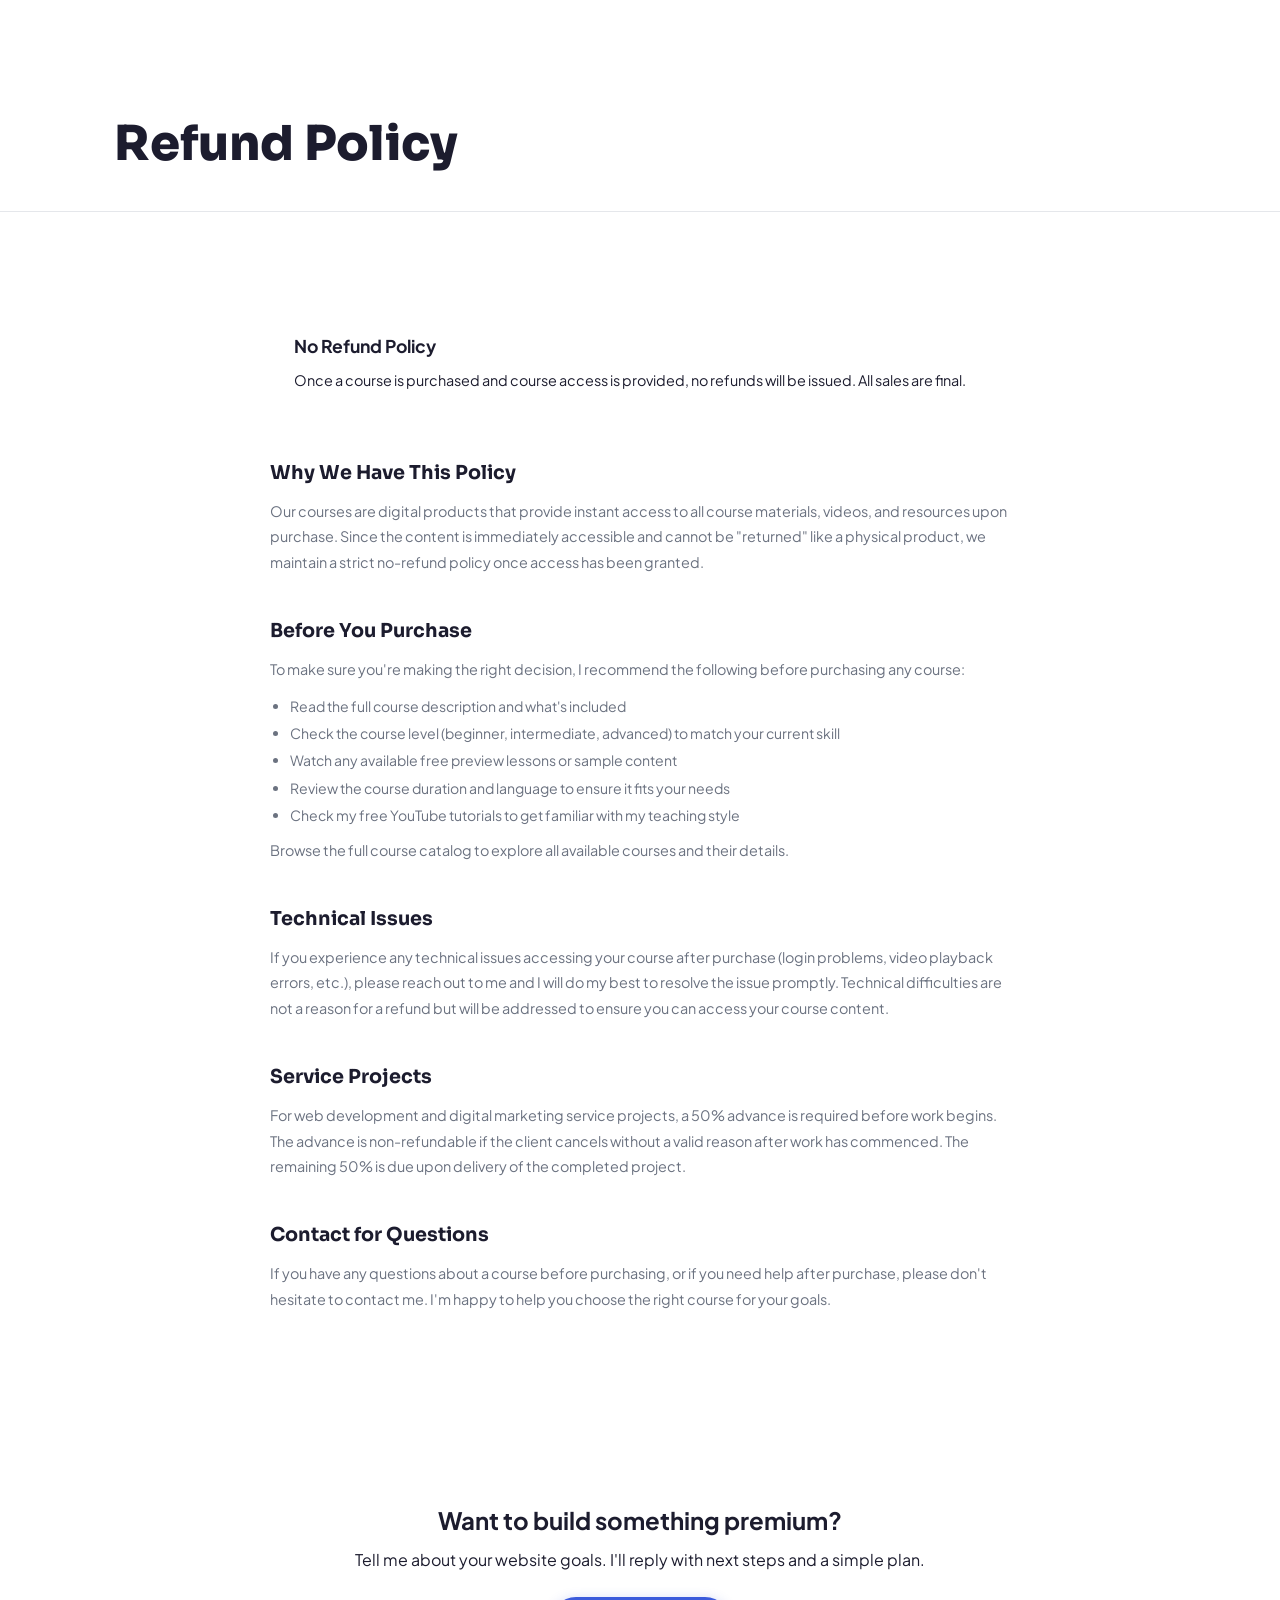
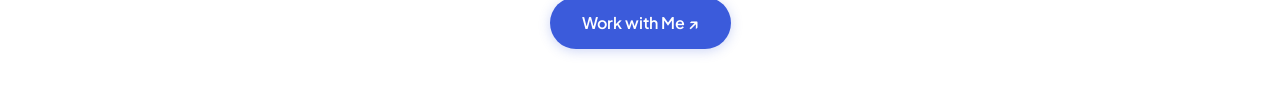
<file: pages/refund.html>
<!DOCTYPE html>
<html lang="en">
<head>
  <meta charset="UTF-8">
  <meta name="viewport" content="width=device-width, initial-scale=1.0">
  <meta name="description" content="Refund Policy for Shivraj Ventures courses — Shivam Bharti. No refunds after access is granted. Read before purchasing.">
  <meta name="author" content="Shivam Bharti">
  <title>Refund Policy — Shivraj Ventures | Shivam Bharti</title>
  <link rel="stylesheet" href="../css/global.css">
  <link rel="stylesheet" href="../css/nav-footer.css">
  <link rel="stylesheet" href="../css/pages.css">
  <link rel="canonical" href="https://shivrajventures.com/refund">
</head>
<body>

<div id="navbar-placeholder"></div>

<main style="padding-top: var(--nav-height);">

  <div class="page-header">
    <div class="container">
      <h1>Refund Policy</h1>
    </div>
  </div>

  <section class="section-sm">
    <div class="container">
      <div class="legal-content">

        <!-- Highlighted Box -->
        <div style="background:var(--color-bg-soft);border:1.5px solid var(--color-border);border-radius:var(--radius-md);padding:1.5rem;margin-bottom:2rem;">
          <h3 style="font-family:var(--font-heading);font-size:1.1rem;font-weight:700;margin-bottom:0.5rem;">No Refund Policy</h3>
          <p style="margin:0;font-size:0.9rem;color:var(--color-text-muted);">Once a course is purchased and course access is provided, no refunds will be issued. All sales are final.</p>
        </div>

        <h2>Why We Have This Policy</h2>
        <p>Our courses are digital products that provide instant access to all course materials, videos, and resources upon purchase. Since the content is immediately accessible and cannot be "returned" like a physical product, we maintain a strict no-refund policy once access has been granted.</p>

        <h2>Before You Purchase</h2>
        <p>To make sure you're making the right decision, I recommend the following before purchasing any course:</p>
        <ul>
          <li>Read the full course description and what's included</li>
          <li>Check the course level (beginner, intermediate, advanced) to match your current skill</li>
          <li>Watch any available free preview lessons or sample content</li>
          <li>Review the course duration and language to ensure it fits your needs</li>
          <li>Check my free YouTube tutorials to get familiar with my teaching style</li>
        </ul>
        <p>Browse the <a href="courses.html" style="color:var(--color-primary);">full course catalog</a> to explore all available courses and their details.</p>

        <h2>Technical Issues</h2>
        <p>If you experience any technical issues accessing your course after purchase (login problems, video playback errors, etc.), please reach out to me and I will do my best to resolve the issue promptly. Technical difficulties are not a reason for a refund but will be addressed to ensure you can access your course content.</p>

        <h2>Service Projects</h2>
        <p>For web development and digital marketing service projects, a 50% advance is required before work begins. The advance is non-refundable if the client cancels without a valid reason after work has commenced. The remaining 50% is due upon delivery of the completed project.</p>

        <h2>Contact for Questions</h2>
        <p>If you have any questions about a course before purchasing, or if you need help after purchase, please don't hesitate to <a href="contact.html" style="color:var(--color-primary);">contact me</a>. I'm happy to help you choose the right course for your goals.</p>

      </div>
    </div>
  </section>

  <section class="section-sm" style="background:var(--color-bg-soft);">
    <div class="container" style="max-width:640px;text-align:center;">
      <h2 class="section-title" style="margin-bottom:0.5rem;">Want to build something premium?</h2>
      <p style="color:var(--color-text-muted);margin-bottom:1.5rem;">Tell me about your website goals. I'll reply with next steps and a simple plan.</p>
      <a href="contact.html" class="btn btn-primary btn-lg">Work with Me ↗</a>
    </div>
  </section>

</main>

<div id="footer-placeholder"></div>

<script src="../js/components.js"></script>
<script>
  renderNavbar('');
  renderFooter();
</script>
</body>
</html>
</file>
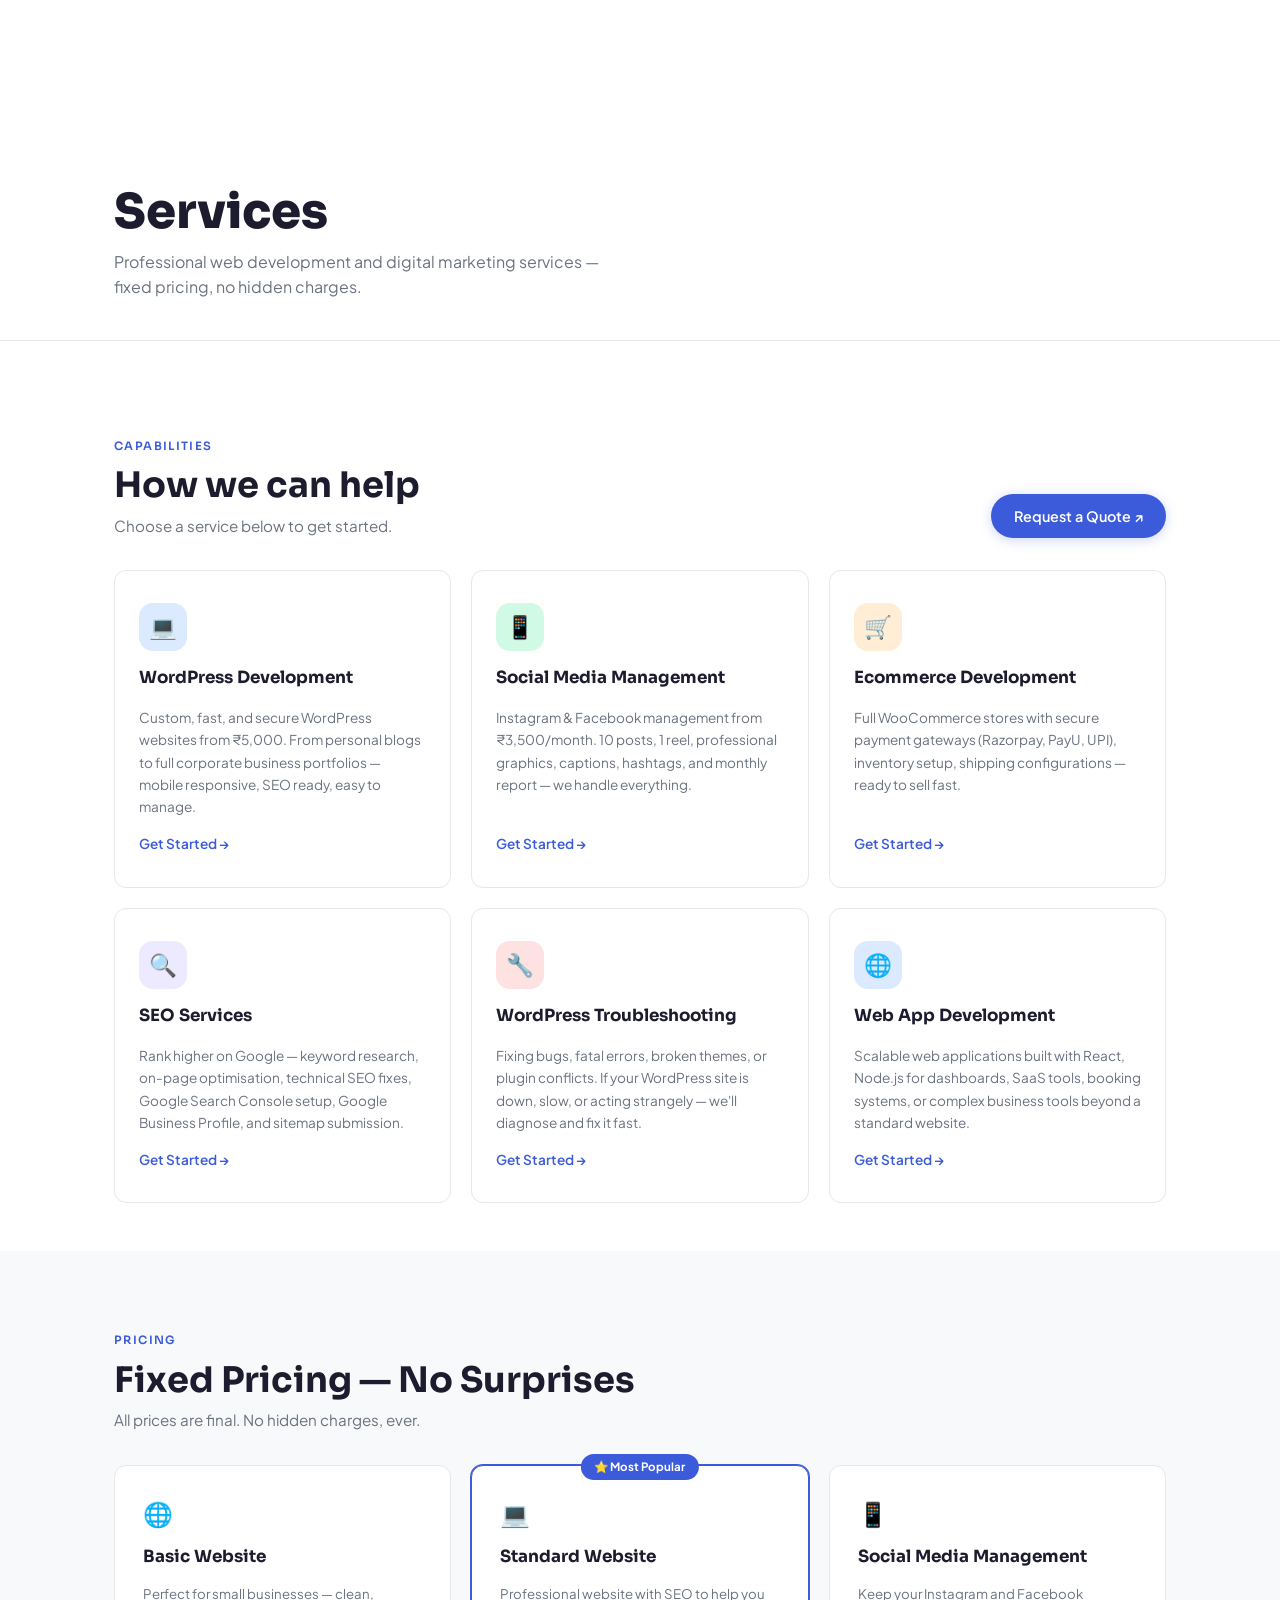
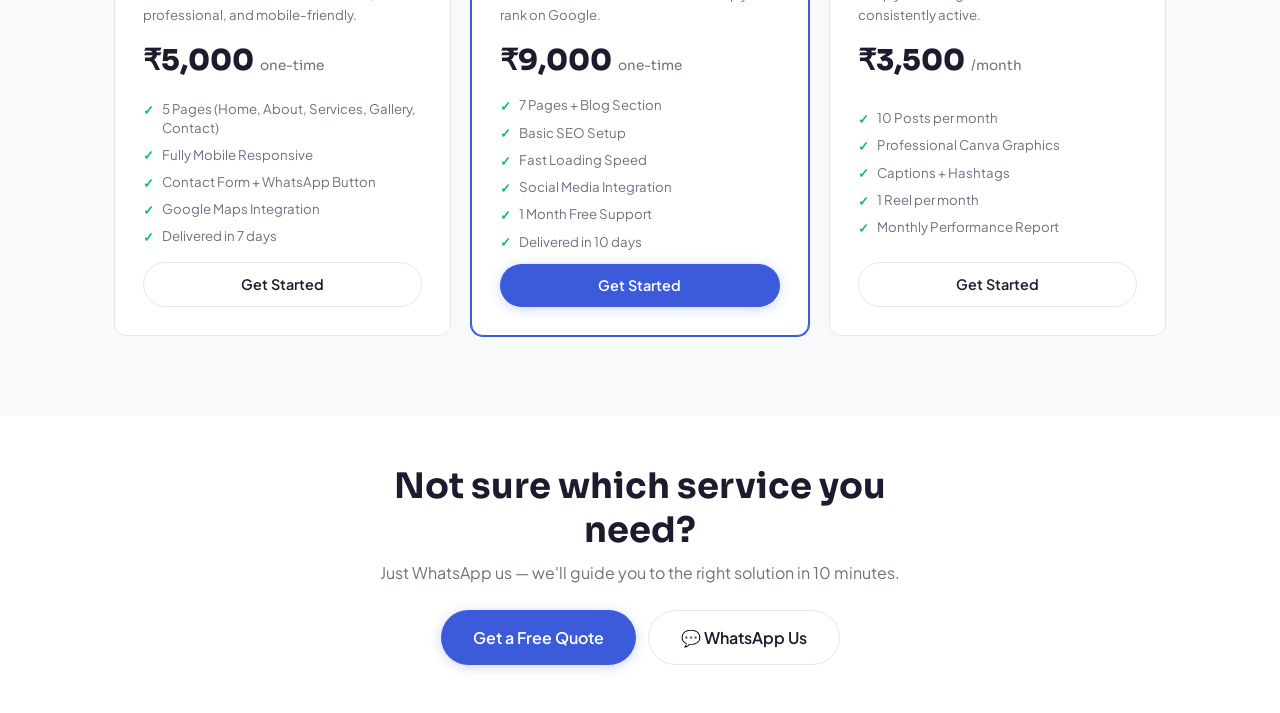
<file: pages/services.html>
<!DOCTYPE html>
<html lang="en">
<head>
  <meta charset="UTF-8">
  <meta name="viewport" content="width=device-width, initial-scale=1.0">
  <meta name="description" content="WordPress development, social media management, SEO, eCommerce — professional digital services by Shivraj Ventures in Lucknow. Fixed prices, no hidden charges.">
  <meta name="keywords" content="WordPress development Lucknow, social media management Lucknow, SEO services Lucknow, ecommerce website Lucknow, Shivraj Ventures services">
  <meta name="author" content="Shivraj Ventures">
  <title>Services & Pricing — Shivraj Ventures | Website Developer | Lucknow</title>
  <link rel="icon" type="image/svg+xml" href="../assets/favicon.svg">
  <link rel="stylesheet" href="../css/global.css">
  <link rel="stylesheet" href="../css/nav-footer.css">
  <link rel="stylesheet" href="../css/pages.css">
  <link rel="stylesheet" href="../css/home.css">
  <link rel="canonical" href="https://shivrajventures.com/services">
</head>
<body>
<div id="navbar-placeholder"></div>
<main style="padding-top:var(--nav-h)">

  <div class="page-header">
    <div class="container">
      <h1>Services</h1>
      <p>Professional web development and digital marketing services — fixed pricing, no hidden charges.</p>
    </div>
  </div>

  <!-- Services Cards -->
  <section class="section-sm">
    <div class="container">
      <div style="display:flex;align-items:flex-end;justify-content:space-between;margin-bottom:2rem;gap:1rem;flex-wrap:wrap">
        <div>
          <span class="label">CAPABILITIES</span>
          <h2 class="title">How we can help</h2>
          <p class="subtitle">Choose a service below to get started.</p>
        </div>
        <a href="contact.html" class="btn btn-primary">Request a Quote ↗</a>
      </div>
      <div class="services-page-grid">
        <div class="svc-page-card">
          <div class="svc-page-icon" style="background:#dbeafe">💻</div>
          <h3>WordPress Development</h3>
          <p>Custom, fast, and secure WordPress websites from ₹5,000. From personal blogs to full corporate business portfolios — mobile responsive, SEO ready, easy to manage.</p>
          <a href="contact.html" class="btn-link">Get Started →</a>
        </div>
        <div class="svc-page-card">
          <div class="svc-page-icon" style="background:#d1fae5">📱</div>
          <h3>Social Media Management</h3>
          <p>Instagram & Facebook management from ₹3,500/month. 10 posts, 1 reel, professional graphics, captions, hashtags, and monthly report — we handle everything.</p>
          <a href="contact.html" class="btn-link">Get Started →</a>
        </div>
        <div class="svc-page-card">
          <div class="svc-page-icon" style="background:#ffedd5">🛒</div>
          <h3>Ecommerce Development</h3>
          <p>Full WooCommerce stores with secure payment gateways (Razorpay, PayU, UPI), inventory setup, shipping configurations — ready to sell fast.</p>
          <a href="contact.html" class="btn-link">Get Started →</a>
        </div>
        <div class="svc-page-card">
          <div class="svc-page-icon" style="background:#ede9fe">🔍</div>
          <h3>SEO Services</h3>
          <p>Rank higher on Google — keyword research, on-page optimisation, technical SEO fixes, Google Search Console setup, Google Business Profile, and sitemap submission.</p>
          <a href="contact.html" class="btn-link">Get Started →</a>
        </div>
        <div class="svc-page-card">
          <div class="svc-page-icon" style="background:#fee2e2">🔧</div>
          <h3>WordPress Troubleshooting</h3>
          <p>Fixing bugs, fatal errors, broken themes, or plugin conflicts. If your WordPress site is down, slow, or acting strangely — we'll diagnose and fix it fast.</p>
          <a href="contact.html" class="btn-link">Get Started →</a>
        </div>
        <div class="svc-page-card">
          <div class="svc-page-icon" style="background:#dbeafe">🌐</div>
          <h3>Web App Development</h3>
          <p>Scalable web applications built with React, Node.js for dashboards, SaaS tools, booking systems, or complex business tools beyond a standard website.</p>
          <a href="contact.html" class="btn-link">Get Started →</a>
        </div>
      </div>
    </div>
  </section>

  <!-- Pricing -->
  <section class="section" style="background:var(--bg-soft)">
    <div class="container">
      <div class="sec-header">
        <div>
          <span class="label">PRICING</span>
          <h2 class="title">Fixed Pricing — No Surprises</h2>
          <p class="subtitle">All prices are final. No hidden charges, ever.</p>
        </div>
      </div>
      <div class="pricing-grid">
        <div class="price-card">
          <div class="price-icon">🌐</div>
          <h3>Basic Website</h3>
          <p>Perfect for small businesses — clean, professional, and mobile-friendly.</p>
          <div class="price-amount">₹5,000 <span>one-time</span></div>
          <ul class="price-list">
            <li>5 Pages (Home, About, Services, Gallery, Contact)</li>
            <li>Fully Mobile Responsive</li>
            <li>Contact Form + WhatsApp Button</li>
            <li>Google Maps Integration</li>
            <li>Delivered in 7 days</li>
          </ul>
          <a href="contact.html" class="btn btn-outline" style="justify-content:center">Get Started</a>
        </div>
        <div class="price-card featured">
          <div class="price-badge">⭐ Most Popular</div>
          <div class="price-icon">💻</div>
          <h3>Standard Website</h3>
          <p>Professional website with SEO to help you rank on Google.</p>
          <div class="price-amount">₹9,000 <span>one-time</span></div>
          <ul class="price-list">
            <li>7 Pages + Blog Section</li>
            <li>Basic SEO Setup</li>
            <li>Fast Loading Speed</li>
            <li>Social Media Integration</li>
            <li>1 Month Free Support</li>
            <li>Delivered in 10 days</li>
          </ul>
          <a href="contact.html" class="btn btn-primary" style="justify-content:center">Get Started</a>
        </div>
        <div class="price-card">
          <div class="price-icon">📱</div>
          <h3>Social Media Management</h3>
          <p>Keep your Instagram and Facebook consistently active.</p>
          <div class="price-amount">₹3,500 <span>/month</span></div>
          <ul class="price-list">
            <li>10 Posts per month</li>
            <li>Professional Canva Graphics</li>
            <li>Captions + Hashtags</li>
            <li>1 Reel per month</li>
            <li>Monthly Performance Report</li>
          </ul>
          <a href="contact.html" class="btn btn-outline" style="justify-content:center">Get Started</a>
        </div>
      </div>
    </div>
  </section>

  <!-- CTA -->
  <section class="section-sm">
    <div class="container" style="max-width:640px;text-align:center">
      <h2 class="title" style="margin-bottom:.5rem">Not sure which service you need?</h2>
      <p style="color:var(--muted);margin-bottom:1.5rem">Just WhatsApp us — we'll guide you to the right solution in 10 minutes.</p>
      <div style="display:flex;gap:.75rem;justify-content:center;flex-wrap:wrap">
        <a href="contact.html" class="btn btn-primary btn-lg">Get a Free Quote</a>
        <a href="https://wa.me/918808913837" target="_blank" rel="noopener" class="btn btn-outline btn-lg">💬 WhatsApp Us</a>
      </div>
    </div>
  </section>

</main>
<div id="footer-placeholder"></div>
<script src="../js/components.js"></script>
<script>renderNavbar('services'); renderFooter();</script>
</body>
</html>
</file>
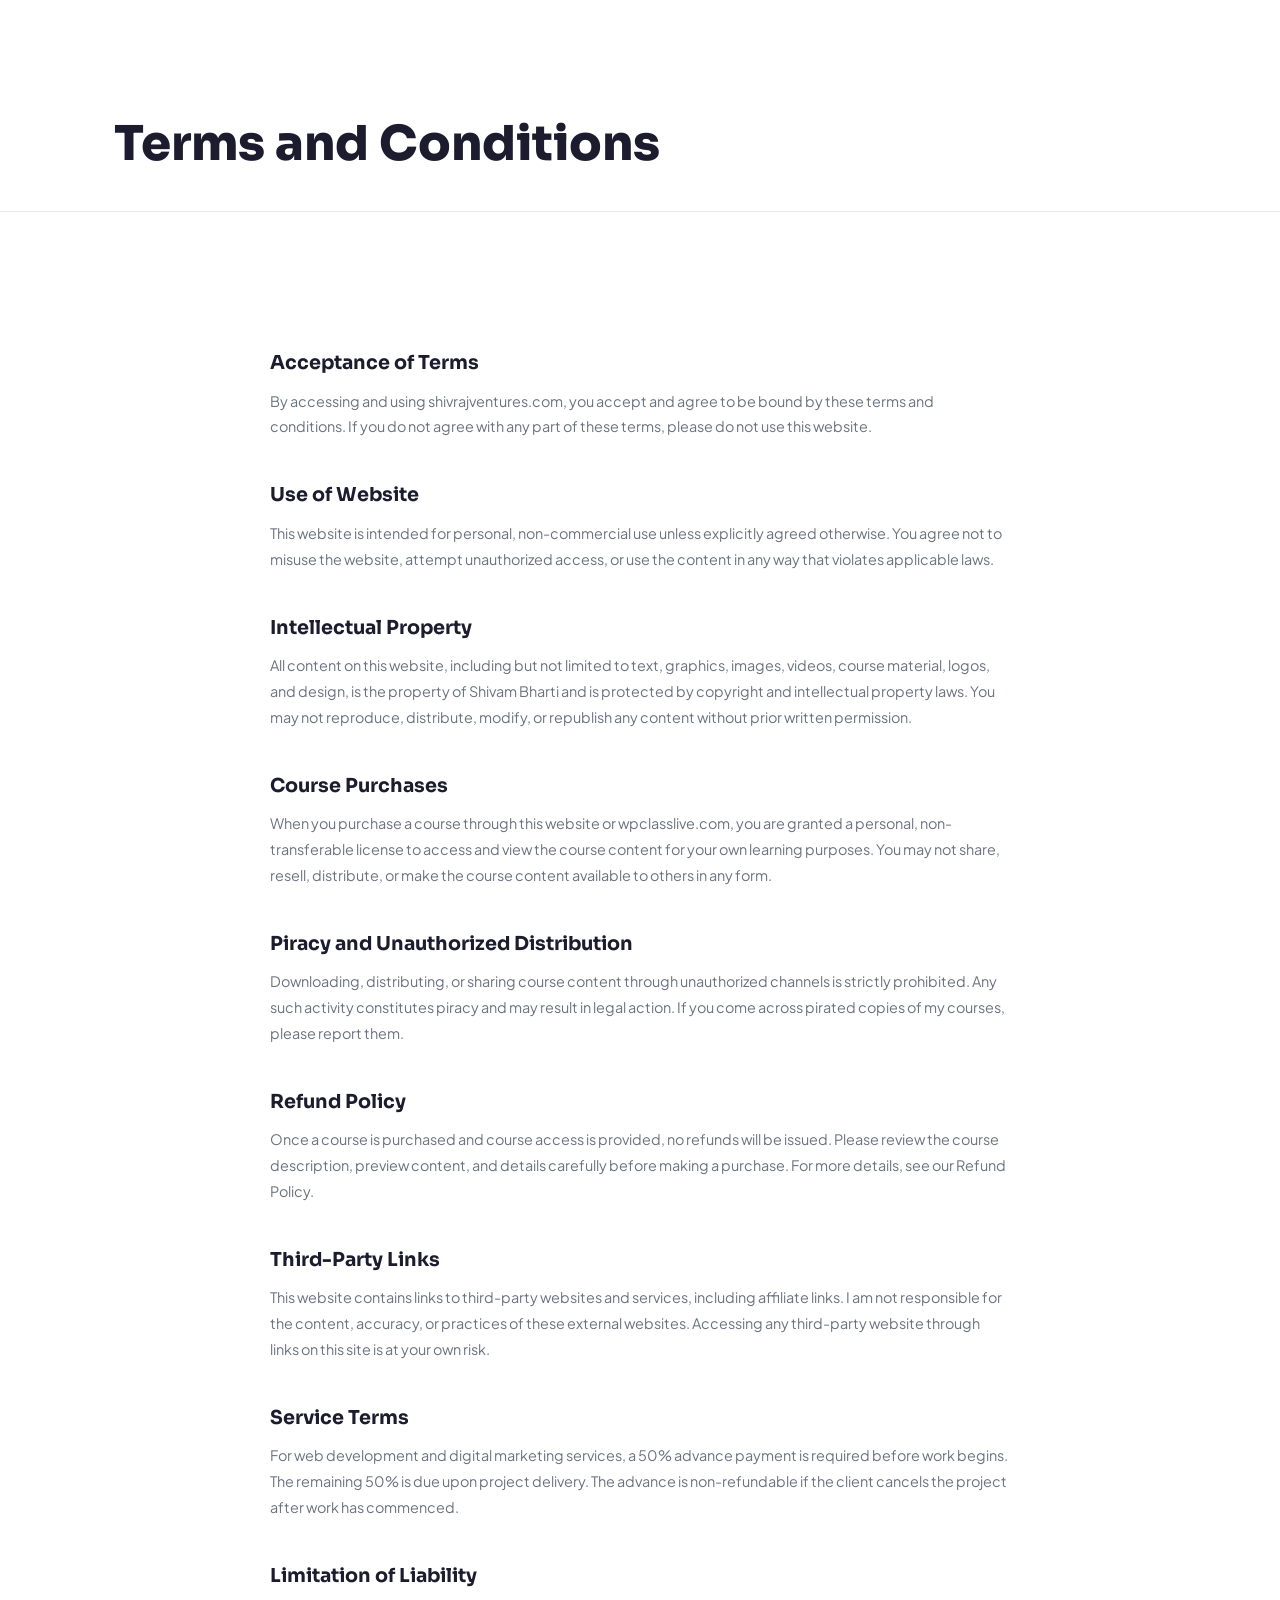
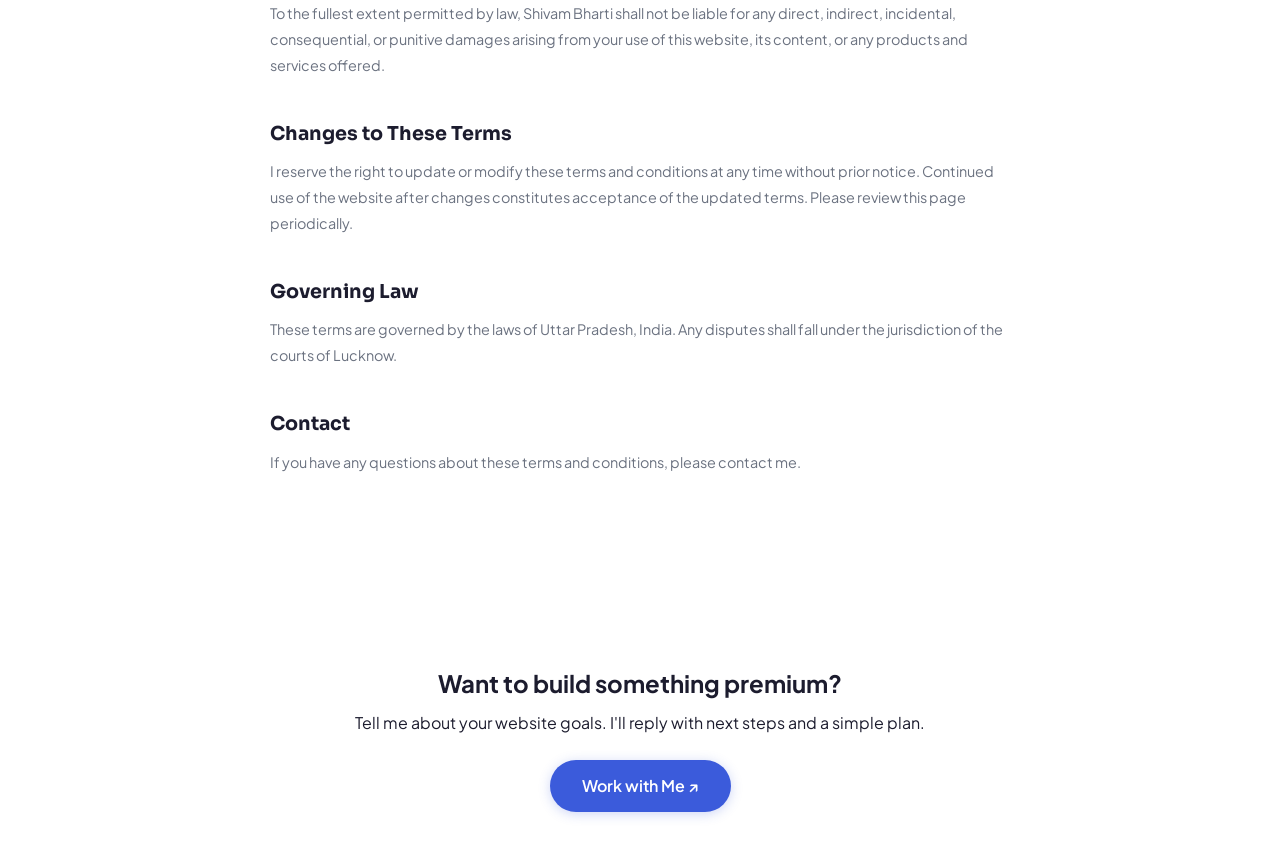
<file: pages/terms.html>
<!DOCTYPE html>
<html lang="en">
<head>
  <meta charset="UTF-8">
  <meta name="viewport" content="width=device-width, initial-scale=1.0">
  <meta name="description" content="Terms and Conditions for Shivraj Ventures — Shivam Bharti. Rules for using the website, purchasing courses, and hiring for services.">
  <meta name="author" content="Shivam Bharti">
  <title>Terms and Conditions — Shivraj Ventures | Shivam Bharti</title>
  <link rel="stylesheet" href="../css/global.css">
  <link rel="stylesheet" href="../css/nav-footer.css">
  <link rel="stylesheet" href="../css/pages.css">
  <link rel="canonical" href="https://shivrajventures.com/terms">
</head>
<body>

<div id="navbar-placeholder"></div>

<main style="padding-top: var(--nav-height);">

  <div class="page-header">
    <div class="container">
      <h1>Terms and Conditions</h1>
    </div>
  </div>

  <section class="section-sm">
    <div class="container">
      <div class="legal-content">

        <h2>Acceptance of Terms</h2>
        <p>By accessing and using shivrajventures.com, you accept and agree to be bound by these terms and conditions. If you do not agree with any part of these terms, please do not use this website.</p>

        <h2>Use of Website</h2>
        <p>This website is intended for personal, non-commercial use unless explicitly agreed otherwise. You agree not to misuse the website, attempt unauthorized access, or use the content in any way that violates applicable laws.</p>

        <h2>Intellectual Property</h2>
        <p>All content on this website, including but not limited to text, graphics, images, videos, course material, logos, and design, is the property of Shivam Bharti and is protected by copyright and intellectual property laws. You may not reproduce, distribute, modify, or republish any content without prior written permission.</p>

        <h2>Course Purchases</h2>
        <p>When you purchase a course through this website or wpclasslive.com, you are granted a personal, non-transferable license to access and view the course content for your own learning purposes. You may not share, resell, distribute, or make the course content available to others in any form.</p>

        <h2>Piracy and Unauthorized Distribution</h2>
        <p>Downloading, distributing, or sharing course content through unauthorized channels is strictly prohibited. Any such activity constitutes piracy and may result in legal action. If you come across pirated copies of my courses, please report them.</p>

        <h2>Refund Policy</h2>
        <p>Once a course is purchased and course access is provided, no refunds will be issued. Please review the course description, preview content, and details carefully before making a purchase. For more details, see our <a href="refund.html" style="color:var(--color-primary);">Refund Policy</a>.</p>

        <h2>Third-Party Links</h2>
        <p>This website contains links to third-party websites and services, including affiliate links. I am not responsible for the content, accuracy, or practices of these external websites. Accessing any third-party website through links on this site is at your own risk.</p>

        <h2>Service Terms</h2>
        <p>For web development and digital marketing services, a 50% advance payment is required before work begins. The remaining 50% is due upon project delivery. The advance is non-refundable if the client cancels the project after work has commenced.</p>

        <h2>Limitation of Liability</h2>
        <p>To the fullest extent permitted by law, Shivam Bharti shall not be liable for any direct, indirect, incidental, consequential, or punitive damages arising from your use of this website, its content, or any products and services offered.</p>

        <h2>Changes to These Terms</h2>
        <p>I reserve the right to update or modify these terms and conditions at any time without prior notice. Continued use of the website after changes constitutes acceptance of the updated terms. Please review this page periodically.</p>

        <h2>Governing Law</h2>
        <p>These terms are governed by the laws of Uttar Pradesh, India. Any disputes shall fall under the jurisdiction of the courts of Lucknow.</p>

        <h2>Contact</h2>
        <p>If you have any questions about these terms and conditions, please <a href="contact.html" style="color:var(--color-primary);">contact me</a>.</p>

      </div>
    </div>
  </section>

  <section class="section-sm" style="background:var(--color-bg-soft);">
    <div class="container" style="max-width:640px;text-align:center;">
      <h2 class="section-title" style="margin-bottom:0.5rem;">Want to build something premium?</h2>
      <p style="color:var(--color-text-muted);margin-bottom:1.5rem;">Tell me about your website goals. I'll reply with next steps and a simple plan.</p>
      <a href="contact.html" class="btn btn-primary btn-lg">Work with Me ↗</a>
    </div>
  </section>

</main>

<div id="footer-placeholder"></div>

<script src="../js/components.js"></script>
<script>
  renderNavbar('');
  renderFooter();
</script>
</body>
</html>
</file>
<file: css/global.css>
@import url('https://fonts.googleapis.com/css2?family=Sora:wght@300;400;500;600;700;800&family=Plus+Jakarta+Sans:wght@300;400;500;600;700&display=swap');

:root {
  --primary:       #3b5bdb;
  --primary-dark:  #2f4ac2;
  --primary-light: #eef2ff;
  --accent:        #f59f00;
  --bg:            #ffffff;
  --bg-soft:       #f8f9fa;
  --text:          #1c1c2e;
  --muted:         #6b7280;
  --border:        #e5e7eb;
  --success:       #10b981;
  --star:          #f59f00;
  --font-head:     'Sora', sans-serif;
  --font-body:     'Plus Jakarta Sans', sans-serif;
  --radius-sm:     6px;
  --radius-md:     12px;
  --radius-lg:     20px;
  --radius-full:   9999px;
  --shadow-sm:     0 1px 3px rgba(0,0,0,0.08);
  --shadow-md:     0 4px 16px rgba(0,0,0,0.08);
  --shadow-lg:     0 10px 40px rgba(0,0,0,0.10);
  --max-w:         1100px;
  --nav-h:         68px;
}

*,*::before,*::after{box-sizing:border-box;margin:0;padding:0}
html{scroll-behavior:smooth;font-size:16px}
body{font-family:var(--font-body);color:var(--text);background:var(--bg);line-height:1.6;-webkit-font-smoothing:antialiased}
img{max-width:100%;display:block}
a{color:inherit;text-decoration:none}
ul{list-style:none}
button{cursor:pointer;border:none;background:none;font:inherit}

.container{max-width:var(--max-w);margin:0 auto;padding:0 1.5rem}
.section{padding:5rem 0}
.section-sm{padding:3rem 0}

.label{font-family:var(--font-head);font-size:.72rem;font-weight:600;letter-spacing:.12em;text-transform:uppercase;color:var(--primary);display:block;margin-bottom:.5rem}
.title{font-family:var(--font-head);font-size:clamp(1.6rem,3vw,2.2rem);font-weight:700;color:var(--text);line-height:1.25}
.subtitle{color:var(--muted);margin-top:.4rem;font-size:.95rem}

.btn{display:inline-flex;align-items:center;gap:.4rem;padding:.65rem 1.4rem;border-radius:var(--radius-full);font-family:var(--font-body);font-size:.9rem;font-weight:600;transition:all .18s ease;white-space:nowrap}
.btn-primary{background:var(--primary);color:#fff;box-shadow:0 2px 12px rgba(59,91,219,.25)}
.btn-primary:hover{background:var(--primary-dark);box-shadow:0 4px 18px rgba(59,91,219,.35);transform:translateY(-1px)}
.btn-outline{border:1.5px solid var(--border);color:var(--text);background:transparent}
.btn-outline:hover{border-color:var(--primary);color:var(--primary)}
.btn-ghost{color:var(--text);background:var(--bg-soft)}
.btn-ghost:hover{background:var(--border)}
.btn-sm{padding:.45rem 1rem;font-size:.82rem}
.btn-lg{padding:.85rem 2rem;font-size:1rem}

.card{background:var(--bg);border:1px solid var(--border);border-radius:var(--radius-md);padding:1.5rem;transition:box-shadow .2s,transform .2s}
.card:hover{box-shadow:var(--shadow-md);transform:translateY(-2px)}

.tag{display:inline-block;padding:.2rem .55rem;border-radius:var(--radius-sm);font-size:.76rem;font-weight:500;background:var(--bg-soft);color:var(--muted);border:1px solid var(--border)}
.stars{display:flex;gap:2px;color:var(--star);font-size:.9rem}
.view-all{display:inline-flex;align-items:center;gap:.25rem;font-size:.85rem;font-weight:600;color:var(--primary);transition:gap .15s}
.view-all:hover{gap:.5rem}
.sec-header{display:flex;align-items:flex-end;justify-content:space-between;margin-bottom:2rem;gap:1rem}

.page-header{padding:calc(var(--nav-h) + 3rem) 0 2.5rem;border-bottom:1px solid var(--border);margin-bottom:3rem}
.page-header h1{font-family:var(--font-head);font-size:clamp(2rem,4vw,3rem);font-weight:800;line-height:1.15}
.page-header p{color:var(--muted);margin-top:.6rem;font-size:1rem;max-width:520px}

@media(max-width:768px){.section{padding:3rem 0}.container{padding:0 1rem}.sec-header{flex-direction:column;align-items:flex-start}}
</file>
<file: css/nav-footer.css>
/* ===== NAVBAR ===== */
.navbar{position:fixed;top:0;left:0;right:0;z-index:1000;height:var(--nav-h);background:rgba(255,255,255,.96);backdrop-filter:blur(12px);border-bottom:1px solid var(--border);transition:box-shadow .2s}
.navbar.scrolled{box-shadow:var(--shadow-md)}
.navbar__inner{display:flex;align-items:center;justify-content:space-between;height:100%;max-width:var(--max-w);margin:0 auto;padding:0 1.5rem;gap:1rem}

/* Brand logo (SVG image) */
.brand-logo{display:flex;align-items:center;flex-shrink:0;text-decoration:none}
.brand-logo img{display:block;height:58px;width:auto;object-fit:contain}
.brand-logo__text{font-family:var(--font-head);font-weight:800;font-size:1.15rem;letter-spacing:-.5px;line-height:1}
.brand-logo__text .s{color:var(--primary)}
.brand-logo__text .rest{color:var(--text)}
.brand-logo__sub{font-family:var(--font-head);font-size:.6rem;font-weight:400;letter-spacing:.35em;color:var(--muted);text-transform:uppercase;display:block;margin-top:.1rem}
.brand-logo__dot{width:5px;height:5px;border-radius:50%;background:var(--primary);display:inline-block;margin:0 .35rem .1rem}

.navbar__links{display:flex;align-items:center;gap:.2rem}
.navbar__links a{font-size:.82rem;font-weight:500;color:var(--muted);padding:.45rem .6rem;border-radius:var(--radius-sm);transition:color .15s,background .15s}
.navbar__links a:hover,.navbar__links a.active{color:var(--text);background:var(--bg-soft)}

.navbar__actions{display:flex;align-items:center;gap:.5rem;flex-shrink:0}
.navbar__toggle{display:none;flex-direction:column;gap:5px;padding:8px;cursor:pointer}
.navbar__toggle span{display:block;width:22px;height:2px;background:var(--text);border-radius:2px;transition:all .25s}

.navbar__mobile{display:none;position:fixed;top:var(--nav-h);left:0;right:0;background:var(--bg);border-bottom:1px solid var(--border);padding:1rem 1.5rem;z-index:999;flex-direction:column;gap:.25rem;box-shadow:var(--shadow-md)}
.navbar__mobile.open{display:flex}
.navbar__mobile a{padding:.7rem .75rem;font-size:.95rem;font-weight:500;border-radius:var(--radius-sm);color:var(--text);transition:background .15s}
.navbar__mobile a:hover,.navbar__mobile a.active{background:var(--bg-soft);color:var(--primary)}
.navbar__mobile hr{margin:.5rem 0;border:none;border-top:1px solid var(--border)}
.navbar__mobile .btn{width:100%;justify-content:center;margin-top:.25rem}

@media(max-width:900px){.navbar__links{display:none}.navbar__toggle{display:flex}.navbar__actions .btn-outline{display:none}}

/* ===== FOOTER ===== */
.footer{background:var(--bg);border-top:1px solid var(--border);padding:5rem 0 1.5rem}
.footer__cta-row{display:grid;grid-template-columns:1fr auto;gap:2rem;align-items:center;margin-bottom:4rem;padding-bottom:3rem;border-bottom:1px solid var(--border)}
.footer__cta-row h3{font-family:var(--font-head);font-size:1.3rem;font-weight:700;margin-bottom:.3rem}
.footer__cta-row p{color:var(--muted);font-size:.88rem}
.footer__cta-btns{display:flex;gap:.65rem;flex-wrap:wrap}

.footer__grid{display:grid;grid-template-columns:2fr 1fr 1fr;gap:3rem;margin-bottom:3rem}
.footer__brand-logo{margin-bottom:.85rem}
.footer__brand p{font-size:.875rem;color:var(--muted);line-height:1.7;max-width:300px;margin-bottom:1.25rem}

.social-links{display:flex;gap:.6rem}
.social-links a{width:36px;height:36px;border-radius:var(--radius-sm);border:1px solid var(--border);display:flex;align-items:center;justify-content:center;color:var(--muted);font-size:.85rem;font-weight:700;transition:all .15s}
.social-links a:hover{border-color:var(--primary);color:var(--primary);background:var(--primary-light)}

.footer__col h4{font-family:var(--font-head);font-weight:700;font-size:.78rem;margin-bottom:1rem;letter-spacing:.08em;text-transform:uppercase;color:var(--muted)}
.footer__col ul{display:flex;flex-direction:column;gap:.5rem}
.footer__col ul li a{font-size:.875rem;color:var(--muted);transition:color .15s}
.footer__col ul li a:hover{color:var(--primary)}

.footer__bottom{display:flex;align-items:center;justify-content:space-between;padding-top:1.5rem;border-top:1px solid var(--border);gap:1rem;flex-wrap:wrap}
.footer__bottom p{font-size:.8rem;color:var(--muted)}
.footer__bottom-links{display:flex;gap:1.5rem;flex-wrap:wrap}
.footer__bottom-links a{font-size:.8rem;color:var(--muted);transition:color .15s}
.footer__bottom-links a:hover{color:var(--primary)}

@media(max-width:768px){.footer__grid{grid-template-columns:1fr 1fr}.footer__brand{grid-column:1/-1}.footer__cta-row{grid-template-columns:1fr}.footer__cta-btns{flex-wrap:wrap}}
@media(max-width:480px){.footer__grid{grid-template-columns:1fr}}
@media(max-width:900px){
  .navbar__actions .btn-primary{
    padding:.62rem 1.6rem;
    font-size:1.0rem;
  }
}
</file>
<file: css/home.css>
/* ===== HERO ===== */
.hero{padding:calc(var(--nav-h) + 5rem) 0 4rem;position:relative}
.hero__inner{display:grid;grid-template-columns:1fr 380px;gap:3rem;align-items:start}
.hero__badge{display:inline-flex;align-items:center;gap:.5rem;padding:.35rem .85rem;border-radius:var(--radius-full);background:var(--primary-light);color:var(--primary);font-size:.78rem;font-weight:600;margin-bottom:1.25rem;border:1px solid rgba(59,91,219,.15)}
.hero__title{font-family:var(--font-head);font-size:clamp(2.2rem,4.5vw,3.6rem);font-weight:800;line-height:1.1;color:var(--text);margin-bottom:1rem}
.hero__title .hl{color:var(--primary)}
.hero__desc{font-size:1rem;color:var(--muted);max-width:480px;margin-bottom:1.75rem;line-height:1.7}
.hero__actions{display:flex;gap:.75rem;align-items:center;flex-wrap:wrap;margin-bottom:2rem}
.hero__stats{display:flex;gap:2rem;flex-wrap:wrap}
.hero__stat strong{font-family:var(--font-head);font-size:1.6rem;font-weight:800;color:var(--text);display:block}
.hero__stat span{font-size:.78rem;color:var(--muted)}

/* Right card — replaces video list */
.hero__card{background:var(--bg);border:1px solid var(--border);border-radius:var(--radius-md);overflow:hidden;box-shadow:var(--shadow-md)}
.hero__card-header{padding:1.1rem 1.25rem;border-bottom:1px solid var(--border)}
.hero__card-header h3{font-family:var(--font-head);font-size:1rem;font-weight:700}
.hero__card-header p{font-size:.78rem;color:var(--muted);margin-top:.15rem}
.info-item{display:flex;gap:.85rem;padding:.95rem 1.25rem;border-bottom:1px solid var(--border);align-items:flex-start}
.info-item:last-of-type{border-bottom:none}
.info-icon{width:44px;height:44px;border-radius:var(--radius-sm);display:flex;align-items:center;justify-content:center;font-size:1.2rem;flex-shrink:0}
.info-icon.blue{background:#dbeafe}
.info-icon.green{background:#d1fae5}
.info-icon.purple{background:#ede9fe}
.info-icon.orange{background:#ffedd5}
.info-body h4{font-size:.85rem;font-weight:600;margin-bottom:.15rem}
.info-body p{font-size:.78rem;color:var(--muted);line-height:1.45}
.hero__card-footer{padding:.9rem 1.25rem;border-top:1px solid var(--border);text-align:center}

/* ===== SERVICE CARDS ===== */
.services-grid{display:grid;grid-template-columns:repeat(3,1fr);gap:1.25rem}
.svc-card{border:1px solid var(--border);border-radius:var(--radius-md);padding:1.4rem;background:var(--bg);transition:box-shadow .2s,transform .2s}
.svc-card:hover{box-shadow:var(--shadow-md);transform:translateY(-2px)}
.svc-icon{width:42px;height:42px;border-radius:10px;display:flex;align-items:center;justify-content:center;font-size:1.2rem;margin-bottom:.9rem}
.svc-card h3{font-family:var(--font-head);font-size:.95rem;font-weight:700;margin-bottom:.4rem}
.svc-card p{font-size:.82rem;color:var(--muted);line-height:1.6}

/* ===== PRICING CARDS ===== */
.pricing-grid{display:grid;grid-template-columns:repeat(3,1fr);gap:1.25rem}
.price-card{border:1px solid var(--border);border-radius:var(--radius-md);padding:1.75rem;background:var(--bg);position:relative;transition:box-shadow .2s,transform .2s;display:flex;flex-direction:column;gap:.75rem}
.price-card:hover{box-shadow:var(--shadow-md);transform:translateY(-2px)}
.price-card.featured{border-color:var(--primary);box-shadow:0 0 0 1px var(--primary)}
.price-badge{position:absolute;top:-12px;left:50%;transform:translateX(-50%);background:var(--primary);color:#fff;font-size:.72rem;font-weight:700;padding:.25rem .85rem;border-radius:var(--radius-full);white-space:nowrap}
.price-icon{font-size:1.5rem}
.price-card h3{font-family:var(--font-head);font-size:1.05rem;font-weight:700}
.price-card > p{font-size:.83rem;color:var(--muted);line-height:1.6}
.price-amount{font-family:var(--font-head);font-size:1.8rem;font-weight:800;color:var(--text)}
.price-amount span{font-size:.85rem;font-weight:400;color:var(--muted)}
.price-list{display:flex;flex-direction:column;gap:.45rem;margin:auto 0}
.price-list li{font-size:.83rem;color:var(--muted);display:flex;gap:.5rem;align-items:flex-start;line-height:1.45}
.price-list li::before{content:"✓";color:var(--success);font-weight:700;flex-shrink:0;margin-top:.05rem}

/* ===== PROCESS ===== */
.process-grid{display:grid;grid-template-columns:repeat(4,1fr);gap:1.25rem}
.process-card{text-align:center;padding:1.5rem 1rem;border:1px solid var(--border);border-radius:var(--radius-md);background:var(--bg);position:relative}
.process-num{width:40px;height:40px;border-radius:50%;background:var(--primary);color:#fff;font-family:var(--font-head);font-weight:800;font-size:1rem;display:flex;align-items:center;justify-content:center;margin:0 auto .75rem}
.process-card h3{font-family:var(--font-head);font-size:.9rem;font-weight:700;margin-bottom:.4rem}
.process-card p{font-size:.8rem;color:var(--muted);line-height:1.55}

/* ===== REVIEWS ===== */
.reviews-grid{display:grid;grid-template-columns:repeat(3,1fr);gap:1.25rem}
.review-card{border:1px solid var(--border);border-radius:var(--radius-md);padding:1.25rem;background:var(--bg)}
.reviewer{display:flex;align-items:center;gap:.6rem;margin-bottom:.65rem}
.reviewer__av{width:36px;height:36px;border-radius:50%;background:var(--primary-light);display:flex;align-items:center;justify-content:center;font-size:.85rem;font-weight:700;color:var(--primary);flex-shrink:0}
.reviewer__name{font-size:.85rem;font-weight:600}
.reviewer__role{font-size:.73rem;color:var(--muted)}
.review-title{font-size:.88rem;font-weight:700;margin:.5rem 0 .3rem}
.review-text{font-size:.82rem;color:var(--muted);line-height:1.6}
.review-tag{margin-top:.75rem;padding-top:.75rem;border-top:1px solid var(--border);font-size:.72rem;color:var(--muted)}

/* ===== CTA BANNER ===== */
.cta-banner{background:var(--primary);border-radius:var(--radius-lg);padding:3.5rem 4rem;display:flex;align-items:center;justify-content:space-between;gap:2rem;margin-top:5rem}
.cta-banner h2{font-family:var(--font-head);font-size:1.6rem;font-weight:700;color:#fff}
.cta-banner p{color:rgba(255,255,255,.75);font-size:.9rem;margin-top:.25rem}
.cta-banner__btns{display:flex;gap:.75rem;flex-shrink:0;flex-wrap:wrap}
.btn-white{background:#fff;color:var(--primary);font-weight:700}
.btn-white:hover{background:#f0f4ff;transform:translateY(-1px)}
.btn-wborder{background:transparent;color:#fff;border:1.5px solid rgba(255,255,255,.4)}
.btn-wborder:hover{background:rgba(255,255,255,.1);border-color:rgba(255,255,255,.7)}

/* ===== RESPONSIVE ===== */
@media(max-width:960px){
  .hero__inner{grid-template-columns:1fr}
  .hero__card{max-width:480px}
  .services-grid{grid-template-columns:repeat(2,1fr)}
  .pricing-grid{grid-template-columns:repeat(2,1fr)}
  .process-grid{grid-template-columns:repeat(2,1fr)}
  .reviews-grid{grid-template-columns:repeat(2,1fr)}
}
@media(max-width:640px){
  .hero{padding-top:calc(var(--nav-h) + 3rem)}
  .hero__title{font-size:2.1rem}
  .services-grid,.pricing-grid,.process-grid,.reviews-grid{grid-template-columns:1fr}
  .cta-banner{flex-direction:column;padding:2rem 1.5rem;text-align:center;border-radius:var(--radius-md)}
  .cta-banner__btns{justify-content:center}
  .hero__stats{gap:1.25rem}
}
</file>
<file: css/pages.css>
/* ===== TIMELINE (About) ===== */
.timeline{position:relative;margin-top:2.5rem}
.timeline::before{content:'';position:absolute;left:44px;top:0;bottom:0;width:2px;background:var(--border)}
.timeline__item{display:grid;grid-template-columns:88px 1fr;gap:1.5rem;margin-bottom:1.25rem;position:relative}
.timeline__year{font-family:var(--font-head);font-size:.82rem;font-weight:700;color:var(--primary);text-align:right;padding-top:.9rem;flex-shrink:0}
.timeline__dot{position:absolute;left:37px;top:1rem;width:16px;height:16px;border-radius:50%;background:var(--bg);border:2.5px solid var(--primary);z-index:1}
.timeline__content{background:var(--bg);border:1px solid var(--border);border-radius:var(--radius-md);padding:1rem 1.25rem;transition:box-shadow .2s}
.timeline__content:hover{box-shadow:var(--shadow-sm)}
.timeline__content h4{font-family:var(--font-head);font-size:.95rem;font-weight:700;margin-bottom:.25rem}
.timeline__content p{font-size:.83rem;color:var(--muted);line-height:1.55}
.tech-stack{display:flex;flex-wrap:wrap;gap:.5rem;margin-top:1rem}
.tech-tag{padding:.35rem .85rem;border-radius:var(--radius-full);border:1.5px solid var(--border);font-size:.82rem;font-weight:500;color:var(--text);background:var(--bg);transition:all .15s}
.tech-tag:hover{border-color:var(--primary);color:var(--primary);background:var(--primary-light)}

/* ===== SERVICES PAGE ===== */
.services-page-grid{display:grid;grid-template-columns:repeat(3,1fr);gap:1.25rem}
.svc-page-card{border:1px solid var(--border);border-radius:var(--radius-md);padding:2rem 1.5rem;background:var(--bg);transition:box-shadow .2s,transform .2s;display:flex;flex-direction:column;gap:.9rem}
.svc-page-card:hover{box-shadow:var(--shadow-lg);transform:translateY(-3px)}
.svc-page-icon{width:48px;height:48px;border-radius:14px;display:flex;align-items:center;justify-content:center;font-size:1.4rem}
.svc-page-card h3{font-family:var(--font-head);font-size:1.05rem;font-weight:700}
.svc-page-card p{font-size:.85rem;color:var(--muted);line-height:1.65;flex:1}
.btn-link{display:inline-flex;align-items:center;gap:.3rem;font-size:.85rem;font-weight:600;color:var(--primary);transition:gap .15s;margin-top:auto}
.btn-link:hover{gap:.55rem}

/* ===== PORTFOLIO PAGE ===== */
.portfolio-filters{display:flex;gap:.5rem;flex-wrap:wrap;margin-bottom:2rem}
.filter-btn{padding:.45rem 1.1rem;border-radius:var(--radius-full);border:1.5px solid var(--border);font-size:.83rem;font-weight:600;color:var(--muted);cursor:pointer;background:var(--bg);transition:all .15s}
.filter-btn:hover,.filter-btn.active{background:var(--primary);border-color:var(--primary);color:#fff}
.portfolio-grid{display:grid;grid-template-columns:repeat(2,1fr);gap:1.25rem}
.port-card{border:1px solid var(--border);border-radius:var(--radius-md);padding:1.75rem;background:var(--bg);display:flex;flex-direction:column;gap:.85rem;transition:box-shadow .2s,transform .2s}
.port-card:hover{box-shadow:var(--shadow-md);transform:translateY(-2px)}
.port-card__header{display:flex;align-items:flex-start;justify-content:space-between;gap:.75rem}
.port-card__cat{font-size:.78rem;font-weight:600;color:var(--primary);margin-bottom:.2rem}
.port-card__title{font-family:var(--font-head);font-size:1.05rem;font-weight:700}
.port-card p{font-size:.84rem;color:var(--muted);line-height:1.65}
.port-card__tags{display:flex;flex-wrap:wrap;gap:.4rem}

/* ===== CONTACT PAGE ===== */
.contact-grid{display:grid;grid-template-columns:1fr 1fr;gap:2rem;align-items:start}
.contact-box{border:1px solid var(--border);border-radius:var(--radius-md);padding:2rem;background:var(--bg)}
.contact-box h2{font-family:var(--font-head);font-size:1.4rem;font-weight:700;margin-bottom:.3rem}
.contact-box>p{color:var(--muted);font-size:.88rem;margin-bottom:1.5rem}
.form-group{display:flex;flex-direction:column;gap:.3rem;margin-bottom:1.1rem}
.form-group label{font-size:.85rem;font-weight:600;color:var(--text)}
.form-control{width:100%;padding:.65rem .9rem;border:1.5px solid var(--border);border-radius:var(--radius-sm);font-family:var(--font-body);font-size:.88rem;color:var(--text);background:var(--bg);transition:border-color .15s,box-shadow .15s;outline:none}
.form-control:focus{border-color:var(--primary);box-shadow:0 0 0 3px rgba(59,91,219,.12)}
.form-control::placeholder{color:var(--muted)}
textarea.form-control{resize:vertical;min-height:120px}
.contact-info-item{border:1px solid var(--border);border-radius:var(--radius-sm);padding:.9rem 1rem;margin-bottom:.75rem}
.contact-info-item__label{font-size:.72rem;color:var(--muted);font-weight:600;text-transform:uppercase;letter-spacing:.07em;margin-bottom:.2rem}
.contact-info-item__value{font-size:.88rem;font-weight:600;color:var(--text)}
.quick-note{margin-top:1.25rem;background:var(--bg-soft);border:1px solid var(--border);border-radius:var(--radius-sm);padding:.9rem 1rem}
.quick-note h4{font-size:.82rem;font-weight:700;margin-bottom:.25rem}
.quick-note p{font-size:.8rem;color:var(--muted)}

/* ===== FAQ PAGE ===== */
.faq-item{border:1px solid var(--border);border-radius:var(--radius-md);overflow:hidden;margin-bottom:.5rem}
.faq-q{display:flex;align-items:center;justify-content:space-between;padding:1.1rem 1.5rem;cursor:pointer;background:var(--bg);transition:background .15s;gap:1rem}
.faq-q:hover{background:var(--bg-soft)}
.faq-q h3{font-family:var(--font-head);font-size:.95rem;font-weight:600}
.faq-toggle{font-size:1.2rem;color:var(--muted);flex-shrink:0;transition:transform .25s;line-height:1}
.faq-item.open .faq-toggle{transform:rotate(45deg)}
.faq-ans{display:none;padding:0 1.5rem 1.1rem;font-size:.88rem;color:var(--muted);line-height:1.7;background:var(--bg);border-top:1px solid var(--border)}
.faq-item.open .faq-ans{display:block}

/* ===== TOOLS PAGE ===== */
.tools-grid{display:grid;grid-template-columns:repeat(3,1fr);gap:1.25rem}
.tool-card{border:1px solid var(--border);border-radius:var(--radius-md);padding:1.4rem;background:var(--bg);display:flex;flex-direction:column;gap:.7rem;transition:box-shadow .2s,transform .2s}
.tool-card:hover{box-shadow:var(--shadow-md);transform:translateY(-2px)}
.tool-card__top{display:flex;align-items:center;justify-content:space-between}
.tool-icon{width:44px;height:44px;border-radius:12px;background:var(--bg-soft);border:1px solid var(--border);display:flex;align-items:center;justify-content:center;font-size:1.3rem}
.tool-badges{display:flex;gap:.3rem;flex-wrap:wrap}
.badge{display:inline-flex;align-items:center;padding:.2rem .55rem;border-radius:var(--radius-full);font-size:.7rem;font-weight:600}
.badge-blue{background:var(--primary-light);color:var(--primary)}
.badge-green{background:#d1fae5;color:#059669}
.badge-gray{background:#f3f4f6;color:#6b7280}
.tool-card h3{font-family:var(--font-head);font-size:1rem;font-weight:700}
.tool-card p{font-size:.82rem;color:var(--muted);line-height:1.6;flex:1}

/* ===== LEGAL PAGES ===== */
.legal-content{max-width:740px;margin:0 auto;padding-bottom:5rem}
.legal-content h2{font-family:var(--font-head);font-size:1.2rem;font-weight:700;margin-top:2.5rem;margin-bottom:.6rem}
.legal-content p{font-size:.9rem;color:var(--muted);line-height:1.8;margin-bottom:.75rem}
.legal-content ul{list-style:disc;padding-left:1.25rem;display:flex;flex-direction:column;gap:.3rem;margin-bottom:.75rem}
.legal-content ul li{font-size:.88rem;color:var(--muted)}
.legal-content strong{color:var(--text);font-weight:700}
.legal-highlight{background:var(--bg-soft);border:1.5px solid var(--border);border-radius:var(--radius-md);padding:1.5rem;margin-bottom:2rem}
.legal-highlight h3{font-family:var(--font-head);font-size:1.05rem;font-weight:700;margin-bottom:.4rem}

/* ===== RESPONSIVE INNER ===== */
@media(max-width:768px){
  .timeline::before{left:36px}
  .timeline__item{grid-template-columns:72px 1fr}
  .timeline__dot{left:29px}
  .services-page-grid{grid-template-columns:repeat(2,1fr)}
  .portfolio-grid{grid-template-columns:1fr}
  .contact-grid{grid-template-columns:1fr}
  .tools-grid{grid-template-columns:repeat(2,1fr)}
}
@media(max-width:480px){
  .services-page-grid{grid-template-columns:1fr}
  .tools-grid{grid-template-columns:1fr}
  .timeline__item{grid-template-columns:60px 1fr}
}

/* ===== COURSES PAGE ===== */
.courses-page-grid{display:grid;grid-template-columns:repeat(3,1fr);gap:1.5rem;margin-top:2rem}
@media(max-width:900px){.courses-page-grid{grid-template-columns:repeat(2,1fr)}}
@media(max-width:560px){.courses-page-grid{grid-template-columns:1fr}}

.course-full-card{background:var(--bg);border:1px solid var(--border);border-radius:var(--radius-md);padding:1.5rem;display:flex;flex-direction:column;gap:.6rem;transition:box-shadow .2s,transform .2s}
.course-full-card:hover{box-shadow:var(--shadow-md);transform:translateY(-3px)}
.course-full-card h3{font-family:var(--font-head);font-size:1rem;font-weight:700;color:var(--text);line-height:1.3}
.course-full-card p{font-size:.875rem;color:var(--muted);flex:1}
.course-full-card__icon{font-size:2rem;width:52px;height:52px;border-radius:var(--radius-sm);display:flex;align-items:center;justify-content:center}
.course-full-card__meta{font-size:.78rem;color:var(--muted);font-weight:500}
.icon-blue{background:#dbeafe}
.icon-purple{background:#ede9fe}
.icon-green{background:#d1fae5}
.icon-orange{background:#ffedd5}
.icon-red{background:#fee2e2}

.price-main{font-family:var(--font-head);font-size:1.25rem;font-weight:700;color:var(--primary)}
.price-old{font-size:.82rem;color:var(--muted);text-decoration:line-through}

.courses-content{max-width:780px;margin:0 auto}
.courses-content p{color:var(--muted);margin-bottom:1rem;font-size:.95rem;line-height:1.75}
.courses-content h2{font-family:var(--font-head);font-size:1.35rem;font-weight:700;margin:2rem 0 .75rem;color:var(--text)}
.courses-content h3{font-family:var(--font-head);font-size:1.05rem;font-weight:600;margin:1.5rem 0 .5rem;color:var(--text)}
.courses-content ul{padding-left:1.25rem;margin:.5rem 0 1rem;display:flex;flex-direction:column;gap:.35rem}
.courses-content ul li{font-size:.9rem;color:var(--muted);list-style:disc}
.courses-content strong{font-weight:600;color:var(--text);display:block;margin-bottom:.35rem}
</file>
